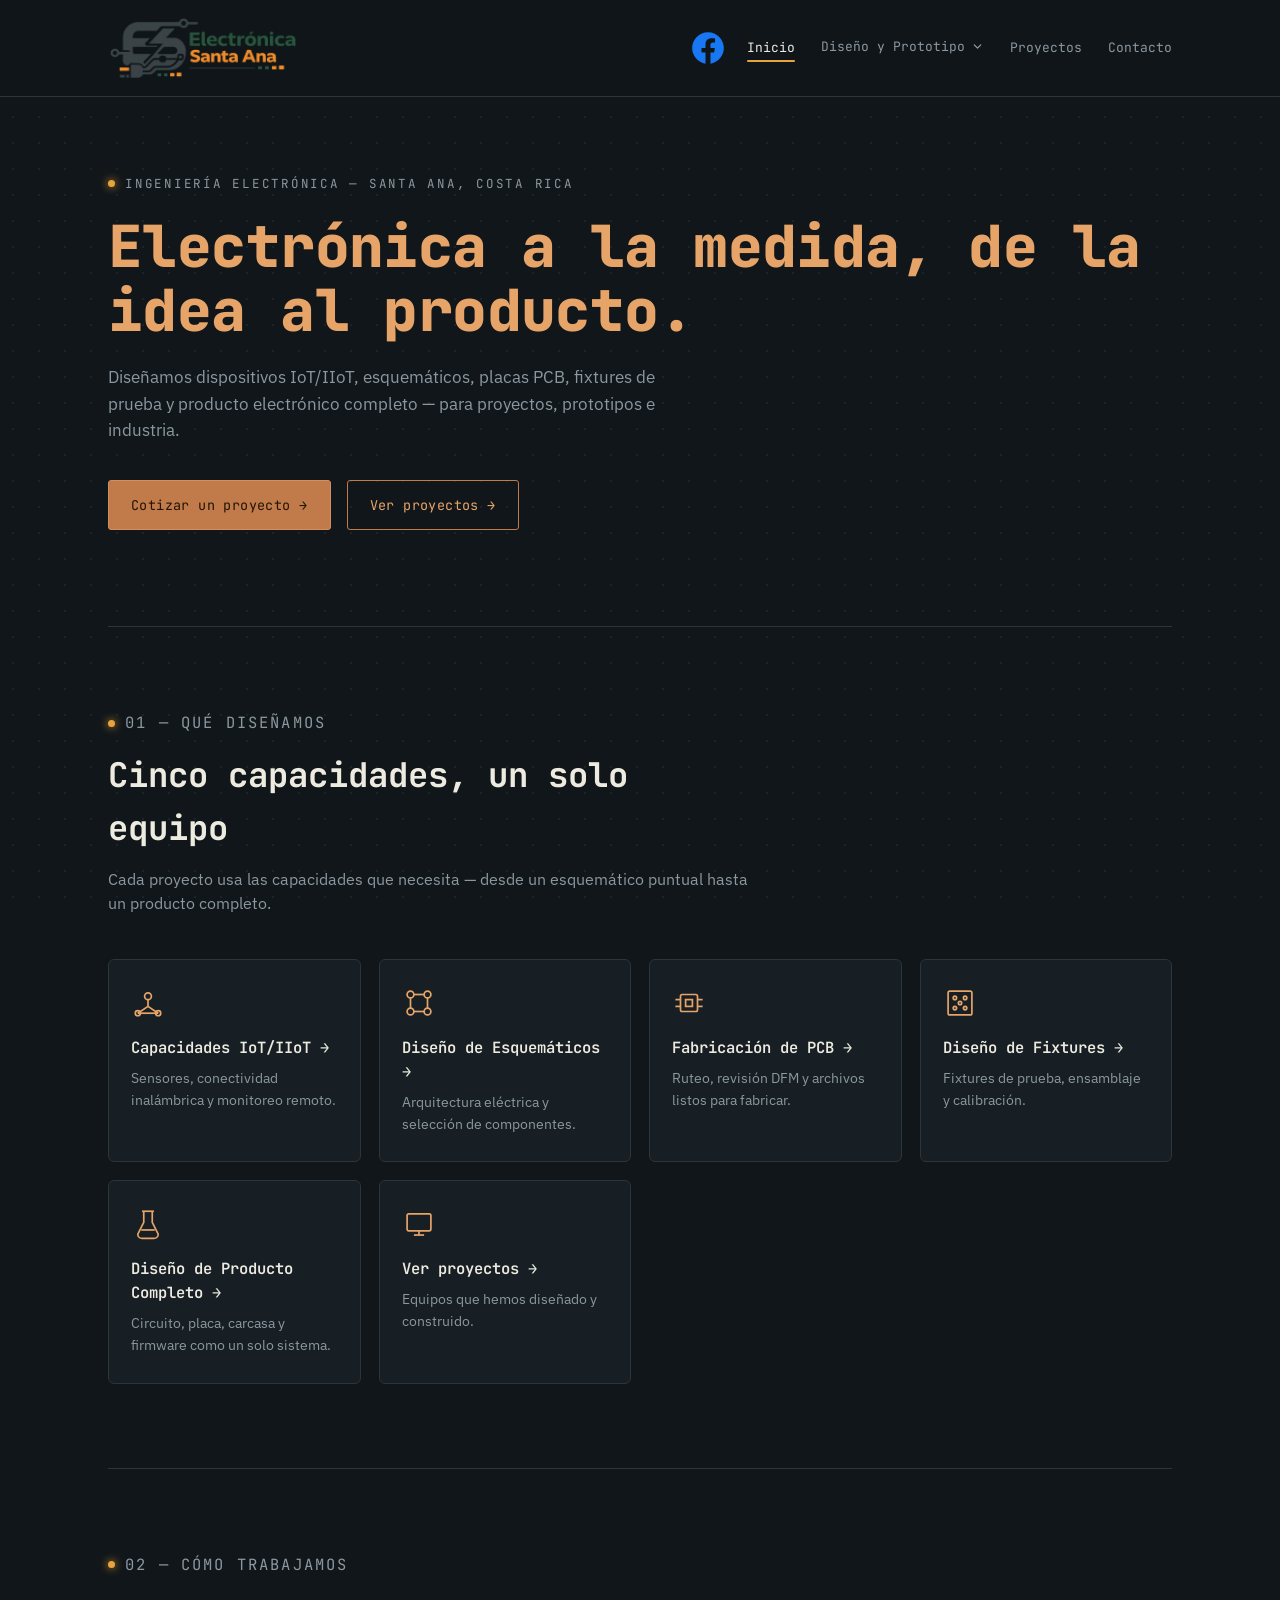
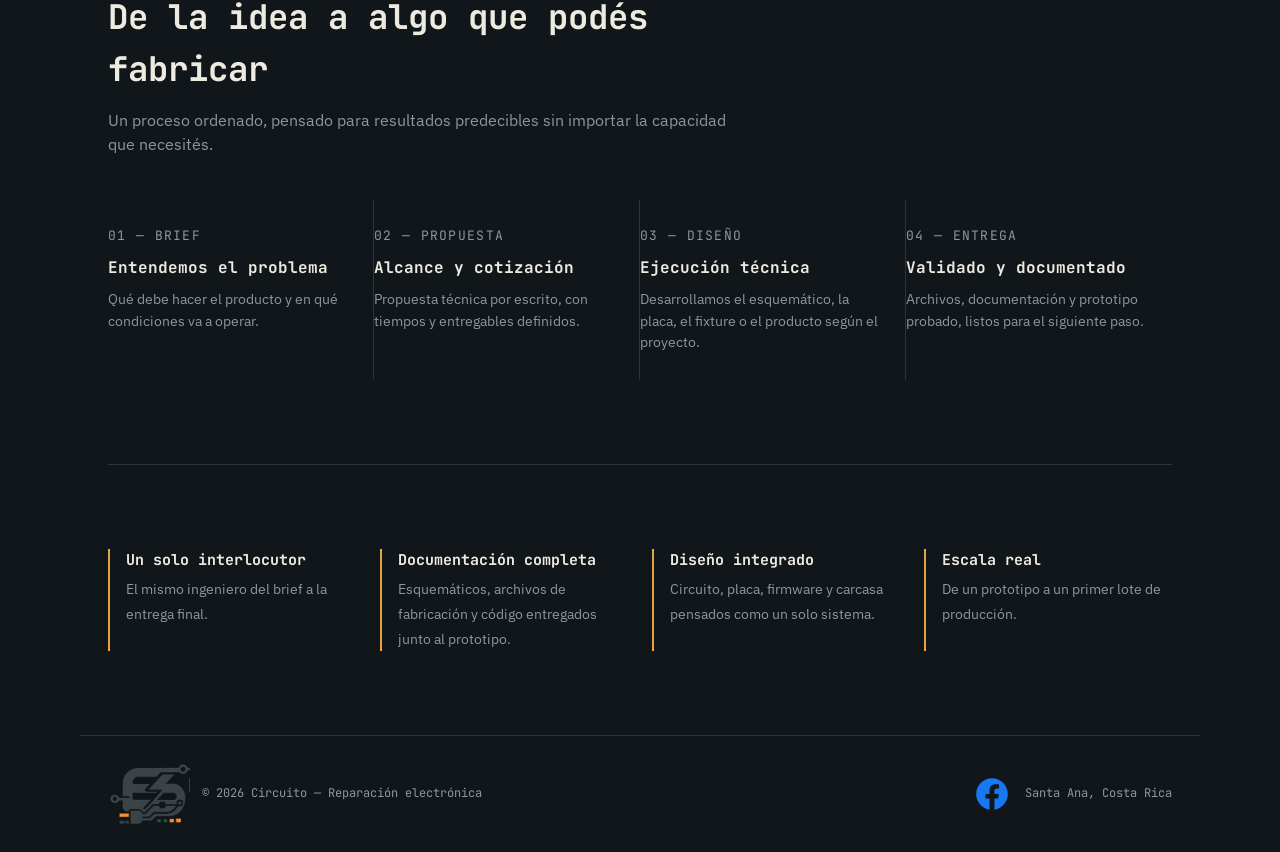
<file: index.html>
<!DOCTYPE html>
<html lang="es">
<head>
<!-- Google tag (gtag.js) -->
<script async src="https://www.googletagmanager.com/gtag/js?id=G-CTLJPNHBLH"></script>
<script>
  window.dataLayer = window.dataLayer || [];
  function gtag(){dataLayer.push(arguments);}
  gtag('js', new Date());

  gtag('config', 'G-CTLJPNHBLH');
</script>
<meta charset="UTF-8">
<link rel="icon" type="image/svg+xml" href="favicon.svg">
<link rel="icon" type="image/png" sizes="32x32" href="favicon-32x32.png">
<link rel="icon" type="image/png" sizes="16x16" href="favicon-16x16.png">
<link rel="apple-touch-icon" sizes="180x180" href="apple-touch-icon.png">
<link rel="shortcut icon" href="favicon.ico">
<meta name="viewport" content="width=device-width, initial-scale=1.0">
<title>Circuito — Diseño de Electrónica IoT, PCB, Fixtures y Producto | Santa Ana, CR</title>
<meta name="description" content="Diseñamos electrónica a la medida: dispositivos IoT/IIoT, esquemáticos, placas PCB, fixtures de prueba y producto electrónico completo, del prototipo a la producción. Santa Ana, Costa Rica.">
<meta name="keywords" content="diseño electrónico Costa Rica, diseño de PCB, diseño IoT industrial, diseño de fixtures, diseño de producto electrónico, ingeniería electrónica Santa Ana">
<meta name="author" content="Circuito">
<meta name="robots" content="index, follow">
<link rel="canonical" href="https://circuito.cr/">

<meta property="og:type" content="website">
<meta property="og:url" content="https://circuito.cr/">
<meta property="og:title" content="Circuito — Diseño de Electrónica IoT, PCB, Fixtures y Producto">
<meta property="og:description" content="Electrónica a la medida: IoT/IIoT, esquemáticos, PCB, fixtures y producto completo, del prototipo a la producción.">
<meta property="og:image" content="https://circuito.cr/og-image.jpg">
<meta property="og:locale" content="es_CR">

<meta name="twitter:card" content="summary_large_image">
<meta name="twitter:title" content="Circuito — Diseño de Electrónica IoT, PCB, Fixtures y Producto">
<meta name="twitter:description" content="Electrónica a la medida, del prototipo a la producción. Santa Ana, Costa Rica.">
<meta name="twitter:image" content="https://circuito.cr/og-image.jpg">

<link rel="preconnect" href="https://fonts.googleapis.com">
<link rel="preconnect" href="https://fonts.gstatic.com" crossorigin>
<link href="https://fonts.googleapis.com/css2?family=JetBrains+Mono:wght@400;500;700;800&family=IBM+Plex+Sans:wght@400;500;600&display=swap" rel="stylesheet">

<script type="application/ld+json">
{
  "@context": "https://schema.org",
  "@type": "ElectronicsStore",
  "name": "Circuito",
  "description": "Diseño de electrónica IoT/IIoT, esquemáticos, PCB, fixtures de prueba y producto electrónico completo, del prototipo a la producción.",
  "url": "https://circuito.cr/",
  "email": "kees.hessels@gmail.com",
  "telephone": "+506-6324-9284",
  "priceRange": "$$",
  "address": {
    "@type": "PostalAddress",
    "streetAddress": "Santa Ana Centro, a par de la Pops, casa dos altos, portón negro",
    "addressLocality": "Santa Ana",
    "addressRegion": "San José",
    "addressCountry": "CR"
  },
  "openingHoursSpecification": {
    "@type": "OpeningHoursSpecification",
    "dayOfWeek": ["Monday","Tuesday","Wednesday","Thursday","Friday"],
    "opens": "08:00",
    "closes": "17:30"
  },
  "areaServed": {
    "@type": "City",
    "name": "Santa Ana, Costa Rica"
  },
  "sameAs": [
    "https://wa.me/50663249284"
  ]
}
</script>

<style>
  :root{
    --bg:#11161a;
    --panel:#171f24;
    --line:#2a353c;
    --copper:#c17a4a;
    --copper-bright:#e6a468;
    --green-bright:#49b98c;
    --cream:#edeae0;
    --muted:#8b98a0;
    --amber:#e8a33d;
    --mono: 'JetBrains Mono', monospace;
    --sans: 'IBM Plex Sans', sans-serif;
  }
  *{box-sizing:border-box;}
  html{scroll-behavior:smooth;}
  @media (prefers-reduced-motion: reduce){
    html{scroll-behavior:auto;}
    *{animation-duration:0.001ms !important; animation-iteration-count:1 !important; transition-duration:0.001ms !important;}
  }
  body{
    margin:0; background:var(--bg); color:var(--cream); font-family:var(--sans);
    line-height:1.55; -webkit-font-smoothing:antialiased;
  }
  a{color:inherit;}
  img,svg{display:block;max-width:100%;}
  body::before{
    content:""; position:fixed; inset:0;
    background-image: radial-gradient(circle, rgba(139,152,160,0.10) 1px, transparent 1px);
    background-size: 26px 26px; pointer-events:none; z-index:0;
  }
  .wrap{max-width:1120px; margin:0 auto; padding:0 28px; position:relative; z-index:1;}
  .eyebrow{
    font-family:var(--mono); font-size:12.5px; letter-spacing:0.14em; text-transform:uppercase;
    color:var(--muted); display:flex; align-items:center; gap:10px;
  }
  .eyebrow::before{
    content:""; width:7px; height:7px; border-radius:50%;
    background:var(--amber); box-shadow:0 0 8px var(--amber); flex:none;
  }

  .hero{padding:88px 0 96px;}
  .hero h1{
    font-family:var(--mono); font-weight:800; color:var(--copper-bright);
    font-size:clamp(32px, 5.6vw, 58px); line-height:1.1; margin:22px 0 0; letter-spacing:-0.01em;
  }
  .hero p.lede{font-size:17px; color:var(--muted); max-width:600px; margin:22px 0 36px;}
  .cta-row{display:flex; gap:16px; flex-wrap:wrap;}
  .btn{
    font-family:var(--mono); font-size:13.5px; letter-spacing:0.03em; padding:14px 22px;
    text-decoration:none; display:inline-flex; align-items:center; gap:10px; border-radius:3px;
    border:1px solid transparent; transition:transform .15s ease, background .15s ease;
  }
  .btn:focus-visible{outline:2px solid var(--amber); outline-offset:3px;}
  .btn-copper{background:var(--copper); color:#241505; border-color:#d68d5e;}
  .btn-copper:hover{background:#cf8a57; transform:translateY(-1px);}
  .btn-ghost{background:transparent; color:var(--copper-bright); border-color:var(--copper);}
  .btn-ghost:hover{background:rgba(193,122,74,0.12); transform:translateY(-1px);}

  section{padding:84px 0; border-top:1px solid var(--line); scroll-margin-top:84px;}
  .section-head{max-width:640px; margin-bottom:44px;}
  .section-head h2{font-family:var(--mono); font-size:clamp(24px,3.4vw,34px); margin:14px 0 12px; font-weight:700;}
  .section-head p{color:var(--muted); font-size:15.5px; margin:0;}

  .grid{display:grid; grid-template-columns:repeat(auto-fit, minmax(230px,1fr)); gap:18px;}
  .card{
    background:var(--panel); border:1px solid var(--line); border-radius:6px;
    padding:26px 22px; transition:transform .18s ease, border-color .18s ease;
  }
  .card:hover{transform:translateY(-3px); border-color:var(--copper-bright);}
  .card .icon{width:34px; height:34px; margin-bottom:16px; color:var(--copper-bright);}
  .card h3{font-family:var(--mono); font-size:15.5px; margin:0 0 8px; font-weight:600;}
  .card p{font-size:14px; color:var(--muted); margin:0;}

  .steps{display:grid; grid-template-columns:repeat(auto-fit,minmax(220px,1fr)); gap:0;}
  .step{padding:26px 22px 26px 0; border-right:1px solid var(--line);}
  .step:last-child{border-right:none;}
  .step .num{font-family:var(--mono); font-size:13px; color:var(--muted); letter-spacing:0.1em;}
  .step h3{font-family:var(--mono); font-size:16px; margin:10px 0 8px;}
  .step p{font-size:14px; color:var(--muted); margin:0;}
  @media(max-width:760px){ .step{border-right:none; border-bottom:1px solid var(--line); padding:22px 0;} }

  .trust{display:grid; grid-template-columns:repeat(auto-fit,minmax(200px,1fr)); gap:24px;}
  .trust .item{border-left:2px solid var(--amber); padding-left:16px;}
  .trust .item b{display:block; font-family:var(--mono); font-size:15px; margin-bottom:4px;}
  .trust .item span{font-size:13.5px; color:var(--muted);}
</style>
<link rel="stylesheet" href="site-shared.css">
</head>
<body data-page="inicio">
<script src="nav.js"></script>

<main class="wrap">

  <section class="hero" style="border-top:none; padding-top:64px;">
    <p class="eyebrow">Ingeniería electrónica — Santa Ana, Costa Rica</p>
    <h1>Electrónica a la medida, de la idea al producto.</h1>
    <p class="lede">Diseñamos dispositivos IoT/IIoT, esquemáticos, placas PCB, fixtures de prueba y producto electrónico completo — para proyectos, prototipos e industria.</p>
    <div class="cta-row">
      <a class="btn btn-copper" href="https://wa.me/50663249284?text=Hola%2C%20quiero%20cotizar%20un%20proyecto%20de%20diseño." target="_blank" rel="noopener">Cotizar un proyecto →</a>
      <a class="btn btn-ghost" href="proyectos.html">Ver proyectos →</a>
    </div>
  </section>

  <section id="servicios">
    <div class="section-head">
      <p class="eyebrow">01 — Qué diseñamos</p>
      <h2>Cinco capacidades, un solo equipo</h2>
      <p>Cada proyecto usa las capacidades que necesita — desde un esquemático puntual hasta un producto completo.</p>
    </div>
    <div class="grid">
      <a class="card" href="iot-capabilities.html" style="text-decoration:none; display:block;">
        <svg class="icon" viewBox="0 0 40 40" fill="none" stroke="currentColor" stroke-width="2"><circle cx="20" cy="12" r="4"/><line x1="20" y1="16" x2="20" y2="24"/><line x1="8" y1="32" x2="32" y2="32"/><line x1="20" y1="24" x2="8" y2="32"/><line x1="20" y1="24" x2="32" y2="32"/><circle cx="8" cy="32" r="3"/><circle cx="32" cy="32" r="3"/></svg>
        <h3>Capacidades IoT/IIoT →</h3>
        <p>Sensores, conectividad inalámbrica y monitoreo remoto.</p>
      </a>
      <a class="card" href="schematic-design.html" style="text-decoration:none; display:block;">
        <svg class="icon" viewBox="0 0 40 40" fill="none" stroke="currentColor" stroke-width="2"><circle cx="10" cy="10" r="4"/><circle cx="30" cy="10" r="4"/><circle cx="10" cy="30" r="4"/><circle cx="30" cy="30" r="4"/><line x1="14" y1="10" x2="26" y2="10"/><line x1="10" y1="14" x2="10" y2="26"/><line x1="30" y1="14" x2="30" y2="26"/><line x1="14" y1="30" x2="26" y2="30"/></svg>
        <h3>Diseño de Esquemáticos →</h3>
        <p>Arquitectura eléctrica y selección de componentes.</p>
      </a>
      <a class="card" href="pcb-fabrication.html" style="text-decoration:none; display:block;">
        <svg class="icon" viewBox="0 0 40 40" fill="none" stroke="currentColor" stroke-width="2"><rect x="10" y="10" width="20" height="20" rx="2"/><rect x="16" y="16" width="8" height="8"/><line x1="10" y1="16" x2="4" y2="16"/><line x1="10" y1="24" x2="4" y2="24"/><line x1="30" y1="16" x2="36" y2="16"/><line x1="30" y1="24" x2="36" y2="24"/></svg>
        <h3>Fabricación de PCB →</h3>
        <p>Ruteo, revisión DFM y archivos listos para fabricar.</p>
      </a>
      <a class="card" href="fixturing-design.html" style="text-decoration:none; display:block;">
        <svg class="icon" viewBox="0 0 40 40" fill="none" stroke="currentColor" stroke-width="2"><rect x="6" y="6" width="28" height="28" rx="2"/><circle cx="14" cy="14" r="2"/><circle cx="26" cy="14" r="2"/><circle cx="14" cy="26" r="2"/><circle cx="26" cy="26" r="2"/><circle cx="20" cy="20" r="2"/></svg>
        <h3>Diseño de Fixtures →</h3>
        <p>Fixtures de prueba, ensamblaje y calibración.</p>
      </a>
      <a class="card" href="product-design.html" style="text-decoration:none; display:block;">
        <svg class="icon" viewBox="0 0 40 40" fill="none" stroke="currentColor" stroke-width="2"><path d="M15 5 L15 18 L8 32 A5 5 0 0 0 13 37 L27 37 A5 5 0 0 0 32 32 L25 18 L25 5"/><line x1="13" y1="5" x2="27" y2="5"/><line x1="12" y1="27" x2="28" y2="27"/></svg>
        <h3>Diseño de Producto Completo →</h3>
        <p>Circuito, placa, carcasa y firmware como un solo sistema.</p>
      </a>
      <a class="card" href="proyectos.html" style="text-decoration:none; display:block;">
        <svg class="icon" viewBox="0 0 40 40" fill="none" stroke="currentColor" stroke-width="2"><rect x="6" y="8" width="28" height="20" rx="2"/><line x1="14" y1="33" x2="26" y2="33"/><line x1="20" y1="28" x2="20" y2="33"/></svg>
        <h3>Ver proyectos →</h3>
        <p>Equipos que hemos diseñado y construido.</p>
      </a>
    </div>
  </section>

  <section id="proceso">
    <div class="section-head">
      <p class="eyebrow">02 — Cómo trabajamos</p>
      <h2>De la idea a algo que podés fabricar</h2>
      <p>Un proceso ordenado, pensado para resultados predecibles sin importar la capacidad que necesités.</p>
    </div>
    <div class="steps">
      <div class="step">
        <div class="num">01 — BRIEF</div>
        <h3>Entendemos el problema</h3>
        <p>Qué debe hacer el producto y en qué condiciones va a operar.</p>
      </div>
      <div class="step">
        <div class="num">02 — PROPUESTA</div>
        <h3>Alcance y cotización</h3>
        <p>Propuesta técnica por escrito, con tiempos y entregables definidos.</p>
      </div>
      <div class="step">
        <div class="num">03 — DISEÑO</div>
        <h3>Ejecución técnica</h3>
        <p>Desarrollamos el esquemático, la placa, el fixture o el producto según el proyecto.</p>
      </div>
      <div class="step">
        <div class="num">04 — ENTREGA</div>
        <h3>Validado y documentado</h3>
        <p>Archivos, documentación y prototipo probado, listos para el siguiente paso.</p>
      </div>
    </div>
  </section>

  <section id="confianza">
    <div class="trust">
      <div class="item"><b>Un solo interlocutor</b><span>El mismo ingeniero del brief a la entrega final.</span></div>
      <div class="item"><b>Documentación completa</b><span>Esquemáticos, archivos de fabricación y código entregados junto al prototipo.</span></div>
      <div class="item"><b>Diseño integrado</b><span>Circuito, placa, firmware y carcasa pensados como un solo sistema.</span></div>
      <div class="item"><b>Escala real</b><span>De un prototipo a un primer lote de producción.</span></div>
    </div>
  </section>

</main>

<script src="footer.js"></script>
</body>
</html>
</file>
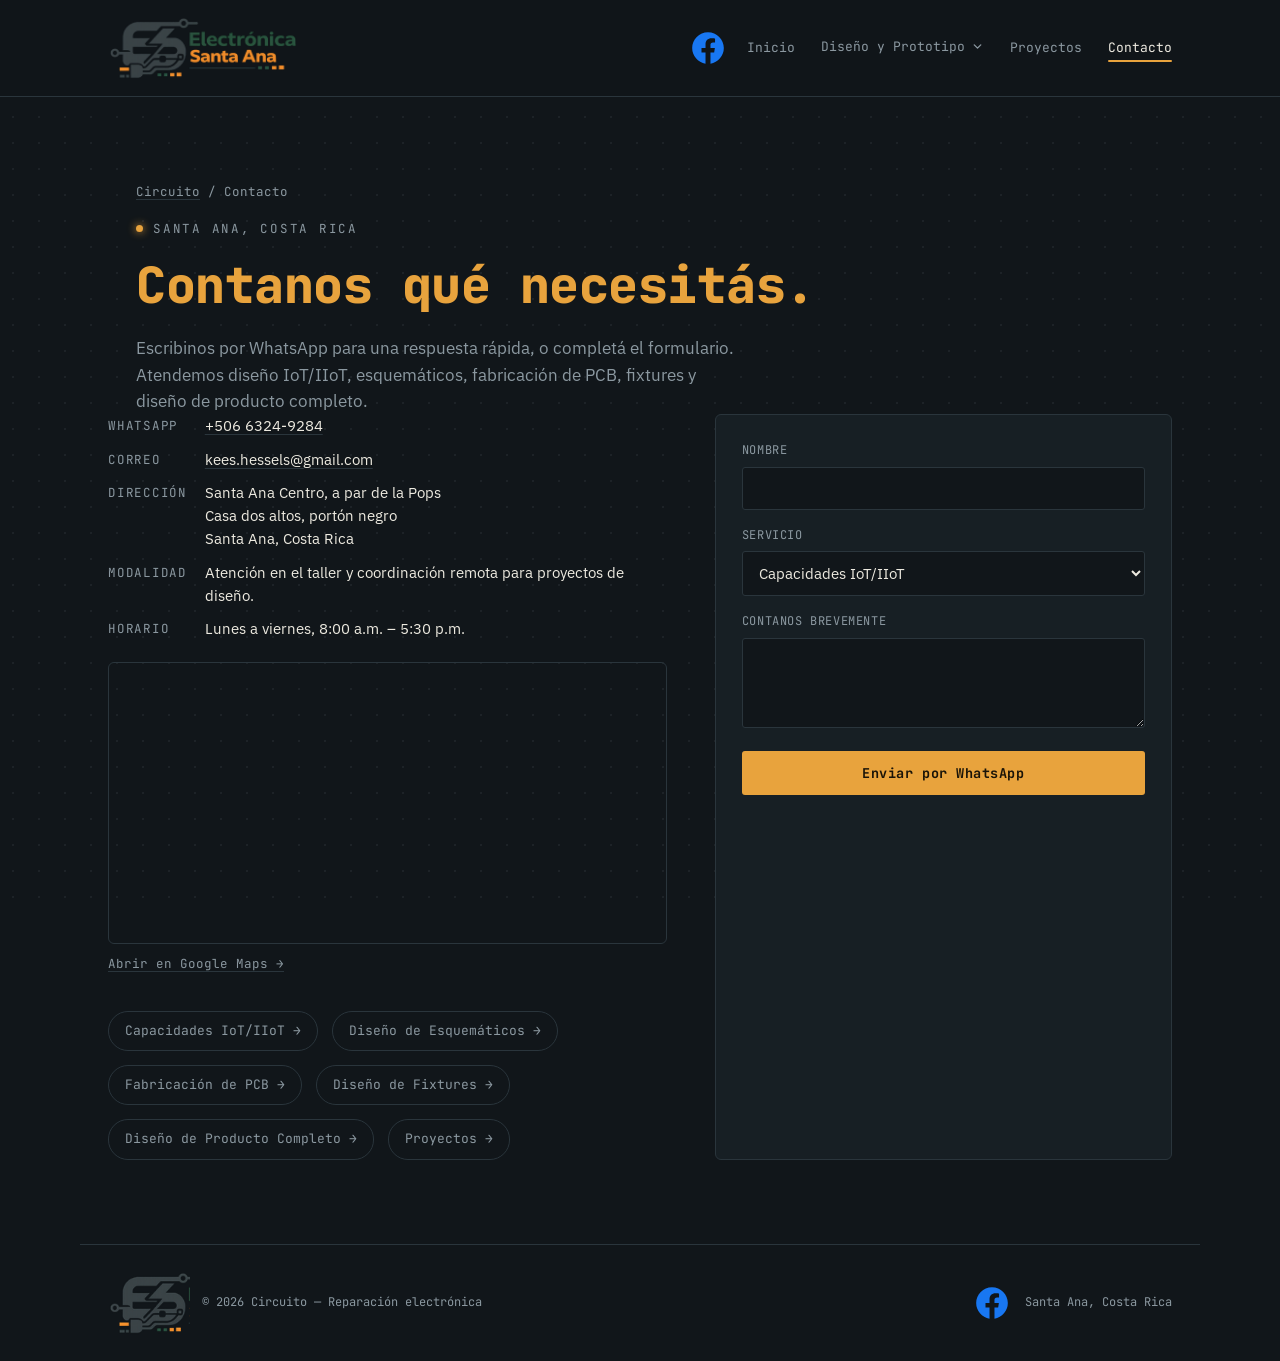
<file: contacto.html>
<!DOCTYPE html>
<html lang="es">
<head>
<!-- Google tag (gtag.js) -->
<script async src="https://www.googletagmanager.com/gtag/js?id=G-CTLJPNHBLH"></script>
<script>
  window.dataLayer = window.dataLayer || [];
  function gtag(){dataLayer.push(arguments);}
  gtag('js', new Date());

  gtag('config', 'G-CTLJPNHBLH');
</script>
<meta charset="UTF-8">
<link rel="icon" type="image/svg+xml" href="favicon.svg">
<link rel="icon" type="image/png" sizes="32x32" href="favicon-32x32.png">
<link rel="icon" type="image/png" sizes="16x16" href="favicon-16x16.png">
<link rel="apple-touch-icon" sizes="180x180" href="apple-touch-icon.png">
<link rel="shortcut icon" href="favicon.ico">
<meta name="viewport" content="width=device-width, initial-scale=1.0">
<title>Contacto | Circuito, Santa Ana CR</title>
<meta name="description" content="Escribinos por WhatsApp o completá el formulario. Diseño de electrónica IoT/IIoT, esquemáticos, PCB, fixtures y producto completo. Santa Ana Centro, Costa Rica.">
<meta name="keywords" content="contacto Circuito, diseño electrónico Santa Ana, diseño de PCB Costa Rica, diseño IoT">
<meta name="author" content="Circuito">
<meta name="robots" content="index, follow">
<link rel="canonical" href="https://circuito.cr/contacto.html">

<meta property="og:type" content="website">
<meta property="og:url" content="https://circuito.cr/contacto.html">
<meta property="og:title" content="Contacto | Circuito">
<meta property="og:description" content="Escribinos por WhatsApp o completá el formulario. Diseño de electrónica a la medida en Santa Ana, Costa Rica.">
<meta property="og:image" content="https://circuito.cr/og-image.jpg">
<meta property="og:locale" content="es_CR">

<meta name="twitter:card" content="summary_large_image">
<meta name="twitter:title" content="Contacto | Circuito">
<meta name="twitter:description" content="Escribinos por WhatsApp o completá el formulario. Diseño de electrónica a la medida en Santa Ana, Costa Rica.">
<meta name="twitter:image" content="https://circuito.cr/og-image.jpg">

<link rel="preconnect" href="https://fonts.googleapis.com">
<link rel="preconnect" href="https://fonts.gstatic.com" crossorigin>
<link href="https://fonts.googleapis.com/css2?family=JetBrains+Mono:wght@400;500;700;800&family=IBM+Plex+Sans:wght@400;500;600&display=swap" rel="stylesheet">

<script type="application/ld+json">
{
  "@context": "https://schema.org",
  "@type": "ElectronicsStore",
  "name": "Circuito",
  "url": "https://circuito.cr/contacto.html",
  "email": "kees.hessels@gmail.com",
  "telephone": "+506-6324-9284",
  "address": {
    "@type": "PostalAddress",
    "streetAddress": "Santa Ana Centro, a par de la Pops, casa dos altos, portón negro",
    "addressLocality": "Santa Ana",
    "addressRegion": "San José",
    "addressCountry": "CR"
  },
  "geo": {
    "@type": "GeoCoordinates",
    "latitude": 9.931111,
    "longitude": -84.183785
  },
  "openingHoursSpecification": {
    "@type": "OpeningHoursSpecification",
    "dayOfWeek": ["Monday","Tuesday","Wednesday","Thursday","Friday"],
    "opens": "08:00",
    "closes": "17:30"
  }
}
</script>

<style>
  :root{
    --bg:#11161a;
    --panel:#171f24;
    --line:#2a353c;
    --green-bright:#49b98c;
    --copper-bright:#e6a468;
    --cream:#edeae0;
    --muted:#8b98a0;
    --amber:#e8a33d;
    --mono: 'JetBrains Mono', monospace;
    --sans: 'IBM Plex Sans', sans-serif;
  }
  *{box-sizing:border-box;}
  html{scroll-behavior:smooth;}
  @media (prefers-reduced-motion: reduce){
    html{scroll-behavior:auto;}
    *{animation-duration:0.001ms !important; animation-iteration-count:1 !important; transition-duration:0.001ms !important;}
  }
  body{
    margin:0; background:var(--bg); color:var(--cream); font-family:var(--sans);
    line-height:1.55; -webkit-font-smoothing:antialiased;
  }
  a{color:inherit;}
  img,svg{display:block;max-width:100%;}
  body::before{
    content:""; position:fixed; inset:0;
    background-image: radial-gradient(circle, rgba(139,152,160,0.10) 1px, transparent 1px);
    background-size: 26px 26px; pointer-events:none; z-index:0;
  }
  .wrap{max-width:1120px; margin:0 auto; padding:0 28px; position:relative; z-index:1;}
  .eyebrow{
    font-family:var(--mono); font-size:12.5px; letter-spacing:0.14em; text-transform:uppercase;
    color:var(--muted); display:flex; align-items:center; gap:10px;
  }
  .eyebrow::before{
    content:""; width:7px; height:7px; border-radius:50%;
    background:var(--amber); box-shadow:0 0 8px var(--amber); flex:none;
  }

  .hero{padding:72px 28px 56px;}
  .hero h1{
    font-family:var(--mono); font-weight:800; color:var(--amber);
    font-size:clamp(30px,5vw,50px); line-height:1.1; margin:20px 0 0; letter-spacing:-0.01em;
  }
  .hero p.lede{font-size:17px; color:var(--muted); max-width:600px; margin:22px 0 0;}

  section{padding:0 0 84px; scroll-margin-top:84px;}
  .section-head{max-width:640px; margin-bottom:44px;}

  #contacto .contact-grid{display:grid; grid-template-columns:1.1fr 0.9fr; gap:48px;}
  @media(max-width:800px){ #contacto .contact-grid{grid-template-columns:1fr;} }
  .contact-info dl{display:grid; grid-template-columns:auto 1fr; gap:10px 18px; font-size:15px; margin:0 0 22px;}
  .contact-info dt{font-family:var(--mono); color:var(--muted); font-size:12.5px; text-transform:uppercase; letter-spacing:0.06em; align-self:start; padding-top:2px;}
  .contact-info dd{margin:0;}
  .contact-info dd a{text-decoration:underline; text-decoration-color:var(--line); text-underline-offset:3px;}

  .map-embed{
    margin-top:22px; border:1px solid var(--line); border-radius:6px; overflow:hidden;
  }
  .map-embed iframe{display:block; width:100%; height:280px; border:0;}
  .map-link{
    display:inline-block; margin-top:10px; font-family:var(--mono); font-size:12.5px;
    text-decoration:underline; text-decoration-color:var(--line); text-underline-offset:3px; color:var(--muted);
  }

  form{background:var(--panel); border:1px solid var(--line); border-radius:6px; padding:26px;}
  .field{margin-bottom:16px;}
  label{display:block; font-family:var(--mono); font-size:12px; letter-spacing:0.05em; text-transform:uppercase; color:var(--muted); margin-bottom:7px;}
  input, select, textarea{
    width:100%; background:var(--bg); border:1px solid var(--line); color:var(--cream);
    padding:11px 12px; font-family:var(--sans); font-size:14.5px; border-radius:3px;
  }
  input:focus-visible, select:focus-visible, textarea:focus-visible{outline:2px solid var(--amber); outline-offset:1px;}
  textarea{resize:vertical; min-height:90px;}
  .submit{
    width:100%; border:none; cursor:pointer; background:var(--amber); color:#1a1408;
    font-family:var(--mono); font-weight:700; padding:13px; border-radius:3px; font-size:13.5px;
    letter-spacing:0.04em; transition:filter .15s;
  }
  .submit:hover{filter:brightness(1.08);}
  .submit:focus-visible{outline:2px solid var(--cream); outline-offset:3px;}

  .quicklinks{display:flex; gap:14px; flex-wrap:wrap; margin-top:36px;}
  .quicklinks a{
    font-family:var(--mono); font-size:13px; color:var(--muted);
    border:1px solid var(--line); border-radius:20px; padding:9px 16px; text-decoration:none;
    transition:border-color .15s, color .15s;
  }
  .quicklinks a:hover{border-color:var(--amber); color:var(--cream);}
</style>
<link rel="stylesheet" href="site-shared.css">
</head>
<body data-page="contacto">
<script src="nav.js"></script>

<main class="wrap">

  <section class="hero" style="padding-bottom:0;">
    <p class="breadcrumb"><a href="index.html">Circuito</a> / Contacto</p>
    <p class="eyebrow" style="margin-top:18px;">Santa Ana, Costa Rica</p>
    <h1>Contanos qué necesitás.</h1>
    <p class="lede">Escribinos por WhatsApp para una respuesta rápida, o completá el formulario. Atendemos diseño IoT/IIoT, esquemáticos, fabricación de PCB, fixtures y diseño de producto completo.</p>
  </section>

  <section id="contacto">
    <div class="contact-grid">
      <div class="contact-info">
        <dl>
          <dt>WhatsApp</dt><dd><a href="https://wa.me/50663249284">+506 6324-9284</a></dd>
          <dt>Correo</dt><dd><a href="mailto:kees.hessels@gmail.com">kees.hessels@gmail.com</a></dd>
          <dt>Dirección</dt><dd>Santa Ana Centro, a par de la Pops<br>Casa dos altos, portón negro<br>Santa Ana, Costa Rica</dd>
          <dt>Modalidad</dt><dd>Atención en el taller y coordinación remota para proyectos de diseño.</dd>
          <dt>Horario</dt><dd>Lunes a viernes, 8:00 a.m. – 5:30 p.m.</dd>
        </dl>
        <div class="map-embed">
          <iframe
            src="https://www.google.com/maps?q=9.931111,-84.183785&output=embed"
            width="100%" height="280" style="border:0;" allowfullscreen=""
            loading="lazy" referrerpolicy="no-referrer-when-downgrade"
            title="Ubicación de Circuito en Santa Ana, Costa Rica"></iframe>
        </div>
        <a class="map-link" href="https://www.google.com/maps?q=9.931111,-84.183785" target="_blank" rel="noopener">Abrir en Google Maps →</a>

        <div class="quicklinks">
          <a href="iot-capabilities.html">Capacidades IoT/IIoT →</a>
          <a href="schematic-design.html">Diseño de Esquemáticos →</a>
          <a href="pcb-fabrication.html">Fabricación de PCB →</a>
          <a href="fixturing-design.html">Diseño de Fixtures →</a>
          <a href="product-design.html">Diseño de Producto Completo →</a>
          <a href="proyectos.html">Proyectos →</a>
        </div>
      </div>
      <form id="contactForm">
        <div class="field">
          <label for="nombre">Nombre</label>
          <input id="nombre" type="text" required>
        </div>
        <div class="field">
          <label for="servicio">Servicio</label>
          <select id="servicio">
            <option>Capacidades IoT/IIoT</option>
            <option>Diseño de Esquemáticos</option>
            <option>Fabricación de PCB</option>
            <option>Diseño de Fixtures</option>
            <option>Diseño de Producto Completo</option>
            <option>No estoy seguro</option>
          </select>
        </div>
        <div class="field">
          <label for="mensaje">Contanos brevemente</label>
          <textarea id="mensaje" required></textarea>
        </div>
        <button class="submit" type="submit">Enviar por WhatsApp</button>
      </form>
      <script>
        document.getElementById('contactForm').addEventListener('submit', function(e){
          e.preventDefault();
          const nombre = document.getElementById('nombre').value.trim();
          const servicio = document.getElementById('servicio').value;
          const mensaje = document.getElementById('mensaje').value.trim();
          const texto = `Hola, soy ${nombre}.\nServicio: ${servicio}\nMensaje: ${mensaje}`;
          const url = `https://wa.me/50663249284?text=${encodeURIComponent(texto)}`;
          window.open(url, '_blank');
        });
      </script>
    </div>
  </section>

</main>

<script src="footer.js"></script>
</body>
</html>
</file>
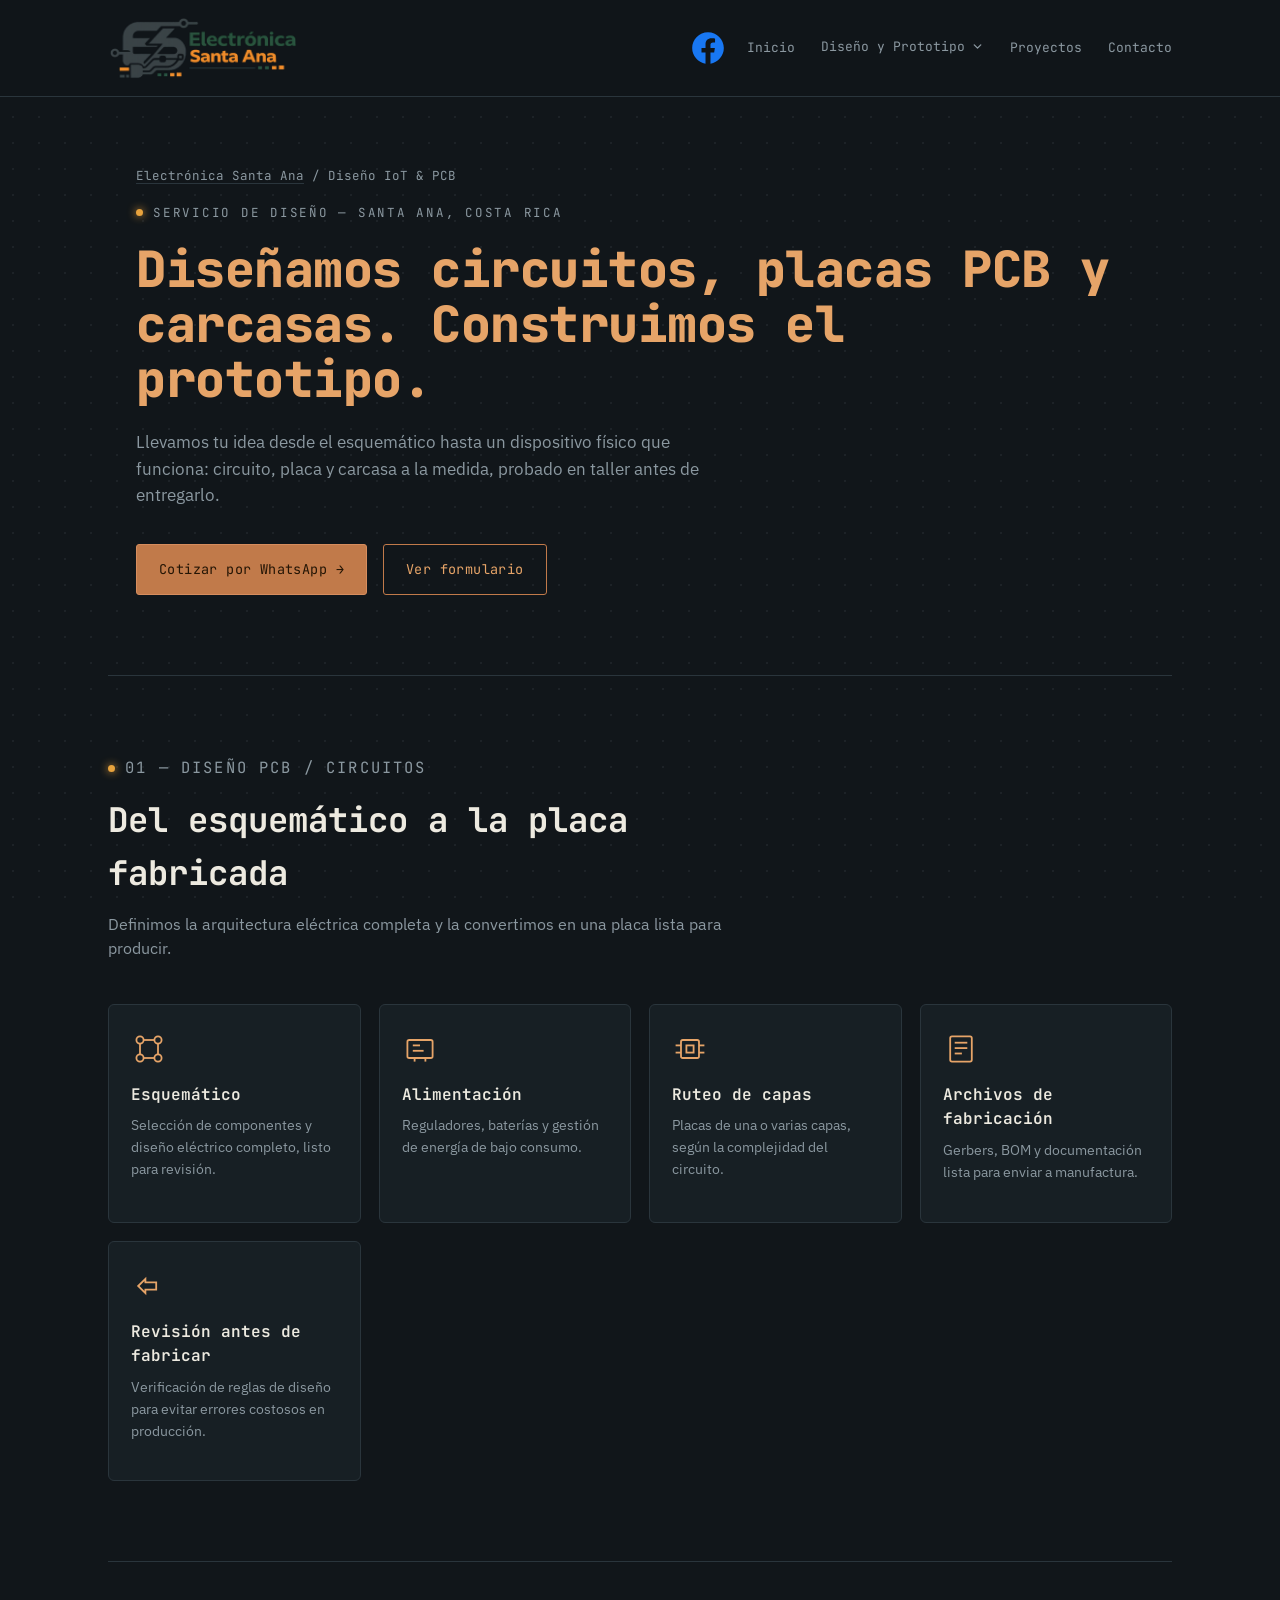
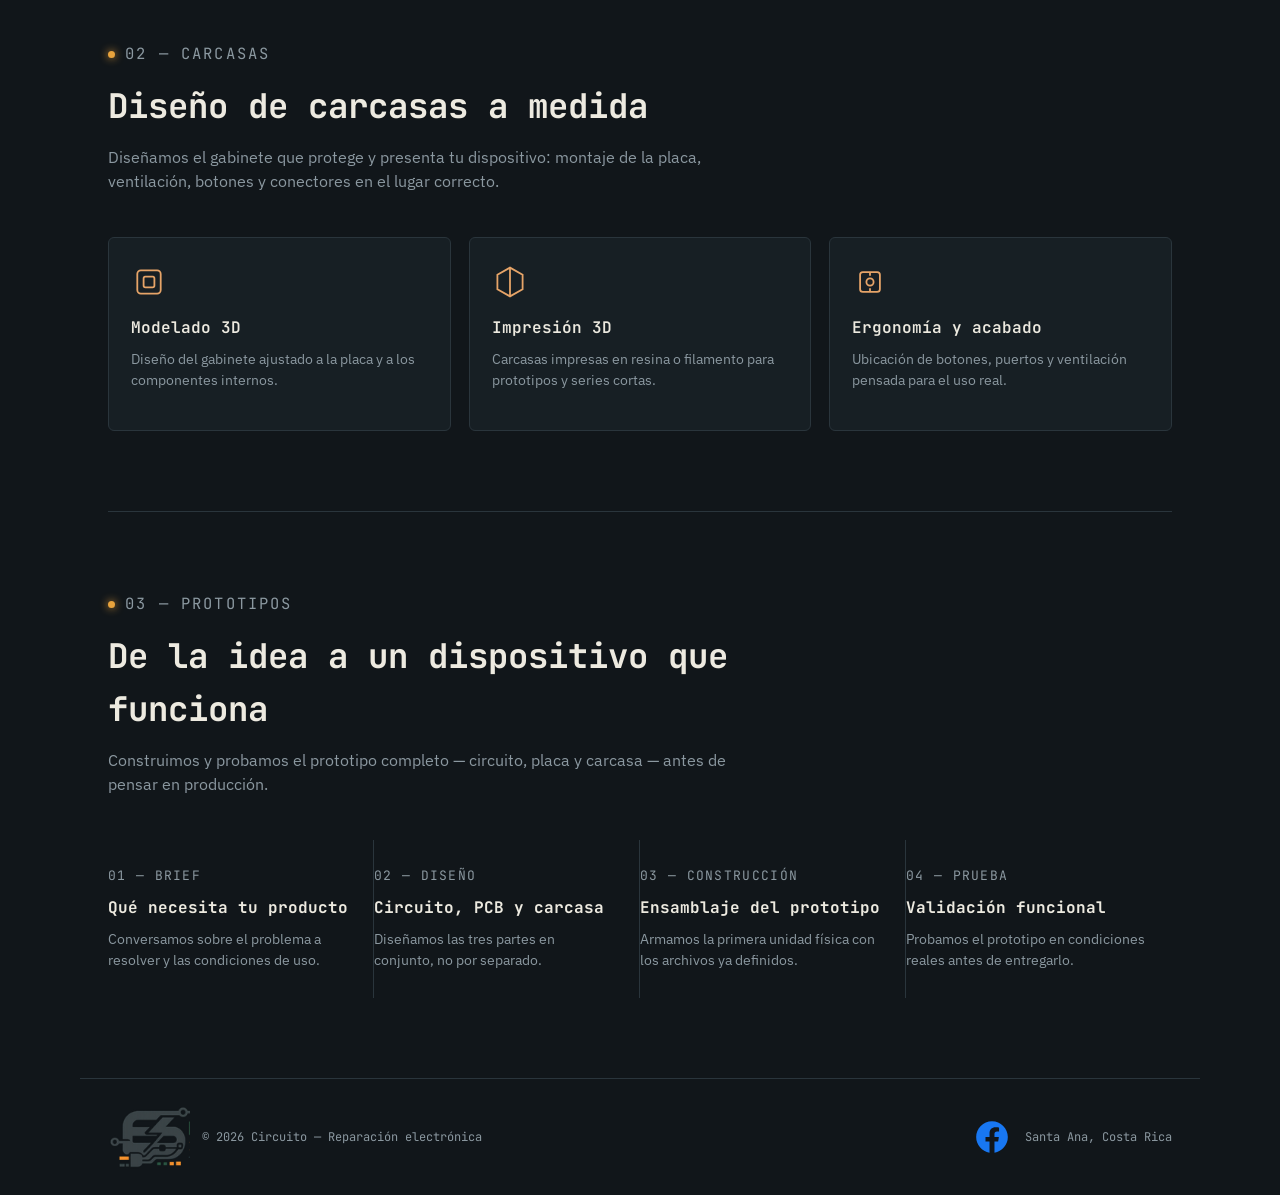
<file: diseno-circuitos-y-placas-pcb.html>
<!DOCTYPE html>
<html lang="es">
<head>
<!-- Google tag (gtag.js) -->
<script async src="https://www.googletagmanager.com/gtag/js?id=G-CTLJPNHBLH"></script>
<script>
  window.dataLayer = window.dataLayer || [];
  function gtag(){dataLayer.push(arguments);}
  gtag('js', new Date());

  gtag('config', 'G-CTLJPNHBLH');
</script>
<meta charset="UTF-8">
<link rel="icon" type="image/png" sizes="32x32" href="favicon-32x32.png">
<link rel="icon" type="image/png" sizes="16x16" href="favicon-16x16.png">
<link rel="apple-touch-icon" sizes="180x180" href="apple-touch-icon.png">
<link rel="shortcut icon" href="favicon.ico">
<meta name="viewport" content="width=device-width, initial-scale=1.0">
<title>Diseño de Circuitos, PCB y Carcasas | Prototipado IoT — Electrónica Santa Ana, CR</title>
<meta name="description" content="Diseñamos circuitos electrónicos, placas PCB y carcasas a medida, y construimos prototipos funcionales. Servicio de diseño IoT en Santa Ana, Costa Rica.">
<meta name="keywords" content="diseño de PCB Costa Rica, diseño de circuitos electrónicos, diseño de carcasas, prototipado electrónico, diseño IoT Santa Ana">
<meta name="author" content="Electrónica Santa Ana">
<meta name="robots" content="index, follow">
<link rel="canonical" href="https://electronics.kees-hessels.workers.dev/diseno-circuitos-y-placas-pcb">

<meta property="og:type" content="website">
<meta property="og:url" content="https://electronics.kees-hessels.workers.dev/diseno-circuitos-y-placas-pcb">
<meta property="og:title" content="Diseño de Circuitos, PCB y Carcasas | Electrónica Santa Ana">
<meta property="og:description" content="Diseñamos circuitos, placas PCB y carcasas, y construimos prototipos funcionales. Santa Ana, Costa Rica.">
<meta property="og:image" content="https://electronics.kees-hessels.workers.dev/og-image.jpg">
<meta property="og:locale" content="es_CR">

<meta name="twitter:card" content="summary_large_image">
<meta name="twitter:title" content="Diseño de Circuitos, PCB y Carcasas | Electrónica Santa Ana">
<meta name="twitter:description" content="Diseñamos circuitos, placas PCB y carcasas, y construimos prototipos funcionales en Santa Ana, Costa Rica.">
<meta name="twitter:image" content="https://electronics.kees-hessels.workers.dev/og-image.jpg">

<link rel="preconnect" href="https://fonts.googleapis.com">
<link rel="preconnect" href="https://fonts.gstatic.com" crossorigin>
<link href="https://fonts.googleapis.com/css2?family=JetBrains+Mono:wght@400;500;700;800&family=IBM+Plex+Sans:wght@400;500;600&display=swap" rel="stylesheet">

<script type="application/ld+json">
{
  "@context": "https://schema.org",
  "@type": "Service",
  "serviceType": "Diseño de electrónica IoT, PCB y carcasas",
  "provider": {
    "@type": "ElectronicsStore",
    "name": "Electrónica Santa Ana",
    "telephone": "+506-6324-9284",
    "email": "kees.hessels@gmail.com",
    "address": {
      "@type": "PostalAddress",
      "streetAddress": "Santa Ana Centro, a par de la Pops, casa dos altos, portón negro",
      "addressLocality": "Santa Ana",
      "addressRegion": "San José",
      "addressCountry": "CR"
    }
  },
  "areaServed": {
    "@type": "City",
    "name": "Santa Ana, Costa Rica"
  },
  "description": "Diseño de circuitos electrónicos, placas PCB, carcasas a medida y construcción de prototipos funcionales."
}
</script>

<style>
  :root{
    --bg:#11161a;
    --panel:#171f24;
    --line:#2a353c;
    --copper:#c17a4a;
    --copper-bright:#e6a468;
    --green-bright:#49b98c;
    --cream:#edeae0;
    --muted:#8b98a0;
    --amber:#e8a33d;
    --mono: 'JetBrains Mono', monospace;
    --sans: 'IBM Plex Sans', sans-serif;
  }
  *{box-sizing:border-box;}
  html{scroll-behavior:smooth;}
  @media (prefers-reduced-motion: reduce){
    html{scroll-behavior:auto;}
    *{animation-duration:0.001ms !important; animation-iteration-count:1 !important; transition-duration:0.001ms !important;}
  }
  body{
    margin:0; background:var(--bg); color:var(--cream); font-family:var(--sans);
    line-height:1.55; -webkit-font-smoothing:antialiased;
  }
  a{color:inherit;}
  img,svg{display:block;max-width:100%;}
  body::before{
    content:""; position:fixed; inset:0;
    background-image: radial-gradient(circle, rgba(139,152,160,0.10) 1px, transparent 1px);
    background-size: 26px 26px; pointer-events:none; z-index:0;
  }
  .wrap{max-width:1120px; margin:0 auto; padding:0 28px; position:relative; z-index:1;}
  .eyebrow{
    font-family:var(--mono); font-size:12.5px; letter-spacing:0.14em; text-transform:uppercase;
    color:var(--muted); display:flex; align-items:center; gap:10px;
  }
  .eyebrow::before{
    content:""; width:7px; height:7px; border-radius:50%;
    background:var(--amber); box-shadow:0 0 8px var(--amber); flex:none;
  }

  
  
  
  
  
  
  
  
  
  
  
  @media(max-width:780px){  }

  .hero{padding:72px 28px 80px;}
  .hero h1{
    font-family:var(--mono); font-weight:800; color:var(--copper-bright);
    font-size:clamp(30px,5vw,50px); line-height:1.1; margin:20px 0 0; letter-spacing:-0.01em;
  }
  .hero p.lede{font-size:17px; color:var(--muted); max-width:600px; margin:22px 0 36px;}
  .cta-row{display:flex; gap:16px; flex-wrap:wrap;}
  .btn{
    font-family:var(--mono); font-size:13.5px; letter-spacing:0.03em; padding:14px 22px;
    text-decoration:none; display:inline-flex; align-items:center; gap:10px; border-radius:3px;
    border:1px solid transparent; transition:transform .15s ease, background .15s ease;
  }
  .btn:focus-visible{outline:2px solid var(--amber); outline-offset:3px;}
  .btn-copper{background:var(--copper); color:#241505; border-color:#d68d5e;}
  .btn-copper:hover{background:#cf8a57; transform:translateY(-1px);}
  .btn-ghost{background:transparent; color:var(--copper-bright); border-color:var(--copper);}
  .btn-ghost:hover{background:rgba(193,122,74,0.12); transform:translateY(-1px);}

  section{padding:80px 0; border-top:1px solid var(--line); scroll-margin-top:84px;}
  .section-head{max-width:640px; margin-bottom:44px;}
  .section-head h2{font-family:var(--mono); font-size:clamp(24px,3.4vw,34px); margin:14px 0 12px; font-weight:700;}
  .section-head p{color:var(--muted); font-size:15.5px; margin:0;}

  .grid{display:grid; grid-template-columns:repeat(auto-fit, minmax(230px,1fr)); gap:18px;}
  .card{
    background:var(--panel); border:1px solid var(--line); border-radius:6px; padding:26px 22px;
    transition:transform .18s ease, border-color .18s ease;
  }
  .card:hover{transform:translateY(-3px); border-color:var(--copper-bright);}
  .card .icon{width:36px; height:36px; margin-bottom:16px; color:var(--copper-bright);}
  .card h3{font-family:var(--mono); font-size:16px; margin:0 0 8px; font-weight:600;}
  .card p{font-size:14px; color:var(--muted); margin:0 0 12px;}
  .card ul{margin:0; padding-left:18px; font-size:13.5px; color:var(--muted);}
  .card li{margin-bottom:4px;}

  .steps{display:grid; grid-template-columns:repeat(auto-fit,minmax(220px,1fr)); gap:0;}
  .step{padding:26px 22px 26px 0; border-right:1px solid var(--line);}
  .step:last-child{border-right:none;}
  .step .num{font-family:var(--mono); font-size:13px; color:var(--muted); letter-spacing:0.1em;}
  .step h3{font-family:var(--mono); font-size:16px; margin:10px 0 8px;}
  .step p{font-size:14px; color:var(--muted); margin:0;}
  @media(max-width:760px){ .step{border-right:none; border-bottom:1px solid var(--line); padding:22px 0;} }

  
</style>
<link rel="stylesheet" href="site-shared.css">
</head>
<body data-page="pcb">
<script src="nav.js"></script>

<main class="wrap">

  <section class="hero" style="border-top:none; padding-top:56px;">
    <p class="breadcrumb"><a href="index.html">Electrónica Santa Ana</a> / Diseño IoT &amp; PCB</p>
    <p class="eyebrow" style="margin-top:18px;">Servicio de diseño — Santa Ana, Costa Rica</p>
    <h1>Diseñamos circuitos, placas PCB y carcasas. Construimos el prototipo.</h1>
    <p class="lede">Llevamos tu idea desde el esquemático hasta un dispositivo físico que funciona: circuito, placa y carcasa a la medida, probado en taller antes de entregarlo.</p>
    <div class="cta-row">
      <a class="btn btn-copper" href="https://wa.me/50663249284?text=Hola%2C%20quiero%20cotizar%20un%20diseño%20de%20circuito%2FPCB%2Fcarcasa." target="_blank" rel="noopener">Cotizar por WhatsApp →</a>
      <a class="btn btn-ghost" href="contacto.html">Ver formulario</a>
    </div>
  </section>

  <section id="pcb-circuitos">
    <div class="section-head">
      <p class="eyebrow">01 — Diseño PCB / Circuitos</p>
      <h2>Del esquemático a la placa fabricada</h2>
      <p>Definimos la arquitectura eléctrica completa y la convertimos en una placa lista para producir.</p>
    </div>
    <div class="grid">
      <div class="card">
        <svg class="icon" viewBox="0 0 40 40" fill="none" stroke="currentColor" stroke-width="2"><circle cx="10" cy="10" r="4"/><circle cx="30" cy="10" r="4"/><circle cx="10" cy="30" r="4"/><circle cx="30" cy="30" r="4"/><line x1="14" y1="10" x2="26" y2="10"/><line x1="10" y1="14" x2="10" y2="26"/><line x1="30" y1="14" x2="30" y2="26"/><line x1="14" y1="30" x2="26" y2="30"/></svg>
        <h3>Esquemático</h3>
        <p>Selección de componentes y diseño eléctrico completo, listo para revisión.</p>
      </div>
      <div class="card">
        <svg class="icon" viewBox="0 0 40 40" fill="none" stroke="currentColor" stroke-width="2"><rect x="6" y="10" width="28" height="20" rx="2"/><line x1="14" y1="30" x2="14" y2="34"/><line x1="26" y1="30" x2="26" y2="34"/><line x1="12" y1="16" x2="20" y2="16"/><line x1="12" y1="22" x2="24" y2="22"/></svg>
        <h3>Alimentación</h3>
        <p>Reguladores, baterías y gestión de energía de bajo consumo.</p>
      </div>
      <div class="card">
        <svg class="icon" viewBox="0 0 40 40" fill="none" stroke="currentColor" stroke-width="2"><rect x="10" y="10" width="20" height="20" rx="2"/><rect x="16" y="16" width="8" height="8"/><line x1="10" y1="16" x2="4" y2="16"/><line x1="10" y1="24" x2="4" y2="24"/><line x1="30" y1="16" x2="36" y2="16"/><line x1="30" y1="24" x2="36" y2="24"/></svg>
        <h3>Ruteo de capas</h3>
        <p>Placas de una o varias capas, según la complejidad del circuito.</p>
      </div>
      <div class="card">
        <svg class="icon" viewBox="0 0 40 40" fill="none" stroke="currentColor" stroke-width="2"><rect x="8" y="6" width="24" height="28" rx="2"/><line x1="13" y1="13" x2="27" y2="13"/><line x1="13" y1="19" x2="27" y2="19"/><line x1="13" y1="25" x2="21" y2="25"/></svg>
        <h3>Archivos de fabricación</h3>
        <p>Gerbers, BOM y documentación lista para enviar a manufactura.</p>
      </div>
      <div class="card">
        <svg class="icon" viewBox="0 0 40 40" fill="none" stroke="currentColor" stroke-width="2"><path d="M8 20 L16 12 L16 16 L28 16 L28 24 L16 24 L16 28 Z"/></svg>
        <h3>Revisión antes de fabricar</h3>
        <p>Verificación de reglas de diseño para evitar errores costosos en producción.</p>
      </div>
    </div>
  </section>

  <section id="carcasas">
    <div class="section-head">
      <p class="eyebrow">02 — Carcasas</p>
      <h2>Diseño de carcasas a medida</h2>
      <p>Diseñamos el gabinete que protege y presenta tu dispositivo: montaje de la placa, ventilación, botones y conectores en el lugar correcto.</p>
    </div>
    <div class="grid">
      <div class="card">
        <svg class="icon" viewBox="0 0 40 40" fill="none" stroke="currentColor" stroke-width="2"><rect x="7" y="7" width="26" height="26" rx="4"/><rect x="14" y="14" width="12" height="12" rx="2"/></svg>
        <h3>Modelado 3D</h3>
        <p>Diseño del gabinete ajustado a la placa y a los componentes internos.</p>
      </div>
      <div class="card">
        <svg class="icon" viewBox="0 0 40 40" fill="none" stroke="currentColor" stroke-width="2"><path d="M20 4 L34 12 L34 28 L20 36 L6 28 L6 12 Z"/><line x1="20" y1="4" x2="20" y2="36"/></svg>
        <h3>Impresión 3D</h3>
        <p>Carcasas impresas en resina o filamento para prototipos y series cortas.</p>
      </div>
      <div class="card">
        <svg class="icon" viewBox="0 0 40 40" fill="none" stroke="currentColor" stroke-width="2"><rect x="9" y="9" width="22" height="22" rx="3"/><circle cx="20" cy="20" r="4"/><line x1="20" y1="9" x2="20" y2="13"/><line x1="20" y1="27" x2="20" y2="31"/></svg>
        <h3>Ergonomía y acabado</h3>
        <p>Ubicación de botones, puertos y ventilación pensada para el uso real.</p>
      </div>
    </div>
  </section>

  <section id="prototipos">
    <div class="section-head">
      <p class="eyebrow">03 — Prototipos</p>
      <h2>De la idea a un dispositivo que funciona</h2>
      <p>Construimos y probamos el prototipo completo — circuito, placa y carcasa — antes de pensar en producción.</p>
    </div>
    <div class="steps">
      <div class="step">
        <div class="num">01 — BRIEF</div>
        <h3>Qué necesita tu producto</h3>
        <p>Conversamos sobre el problema a resolver y las condiciones de uso.</p>
      </div>
      <div class="step">
        <div class="num">02 — DISEÑO</div>
        <h3>Circuito, PCB y carcasa</h3>
        <p>Diseñamos las tres partes en conjunto, no por separado.</p>
      </div>
      <div class="step">
        <div class="num">03 — CONSTRUCCIÓN</div>
        <h3>Ensamblaje del prototipo</h3>
        <p>Armamos la primera unidad física con los archivos ya definidos.</p>
      </div>
      <div class="step">
        <div class="num">04 — PRUEBA</div>
        <h3>Validación funcional</h3>
        <p>Probamos el prototipo en condiciones reales antes de entregarlo.</p>
      </div>
    </div>
  </section>

</main>

<script src="footer.js"></script>
</body>
</html>
</file>
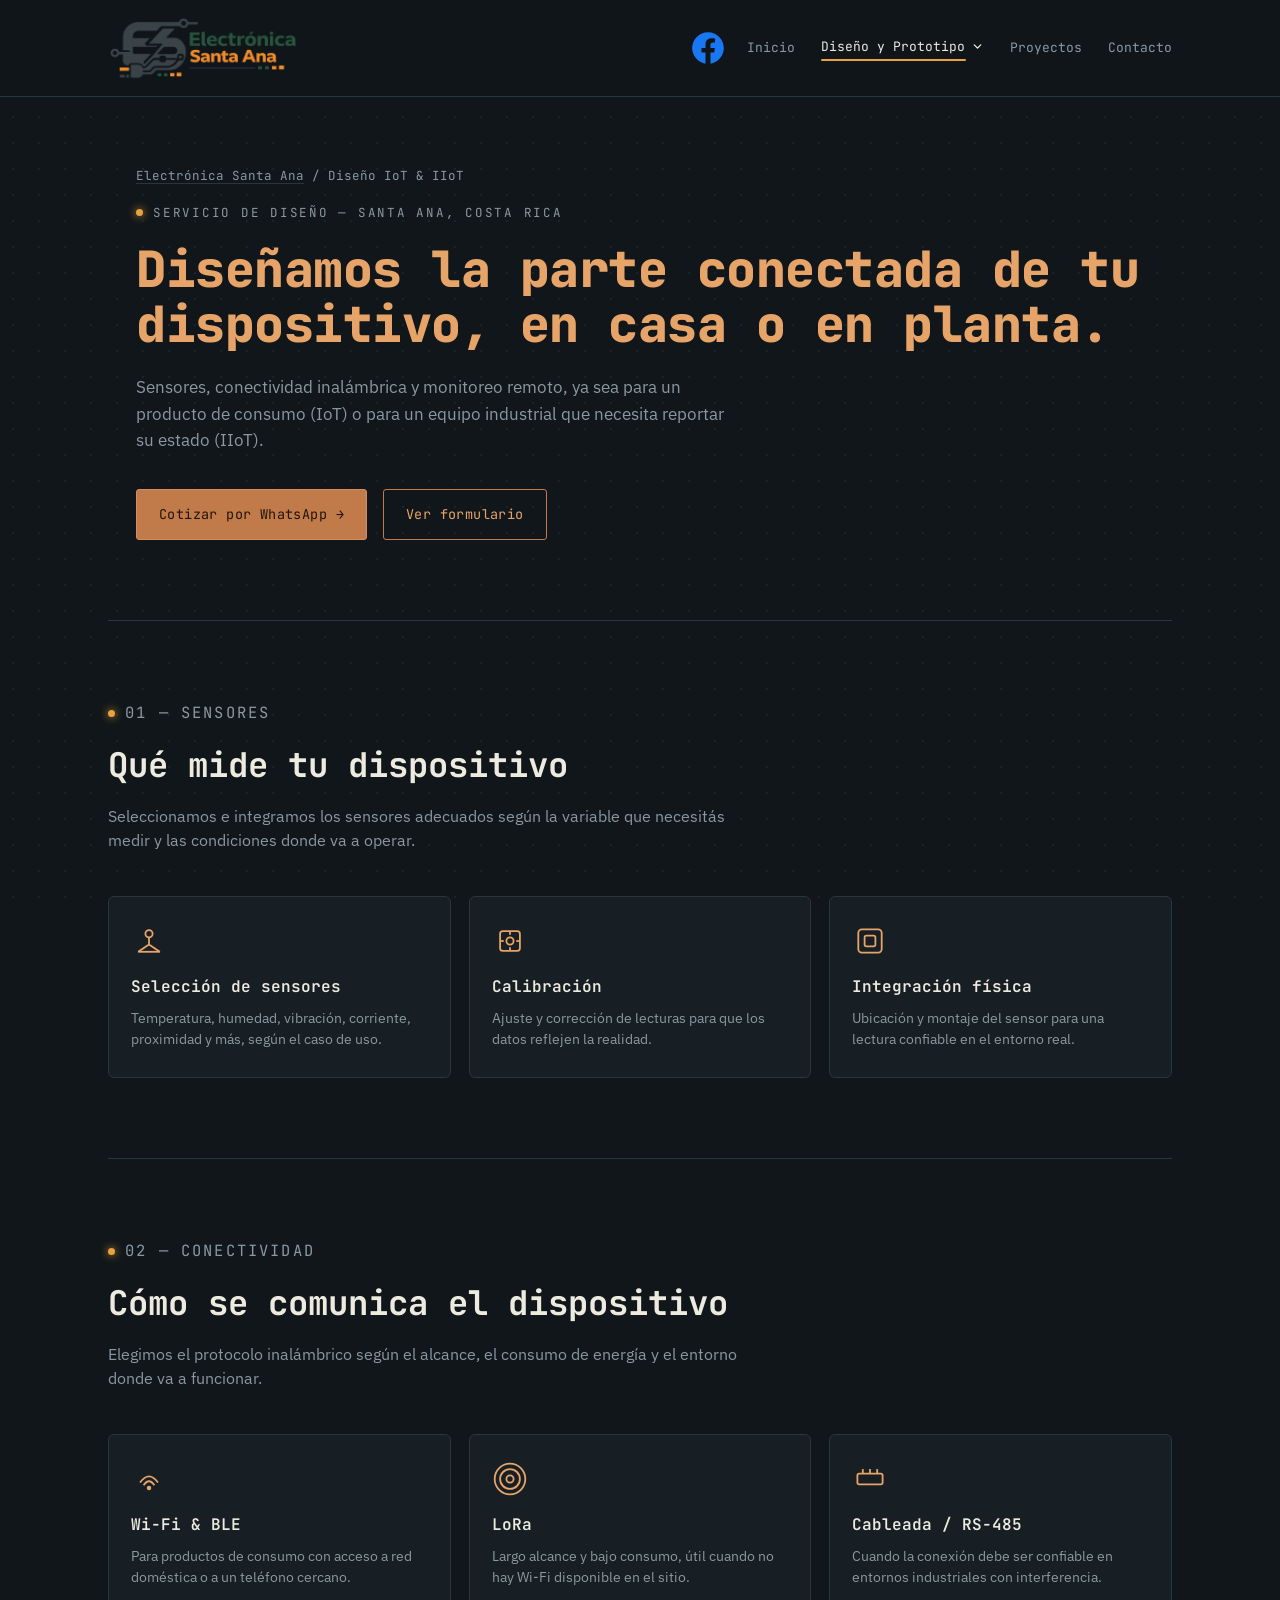
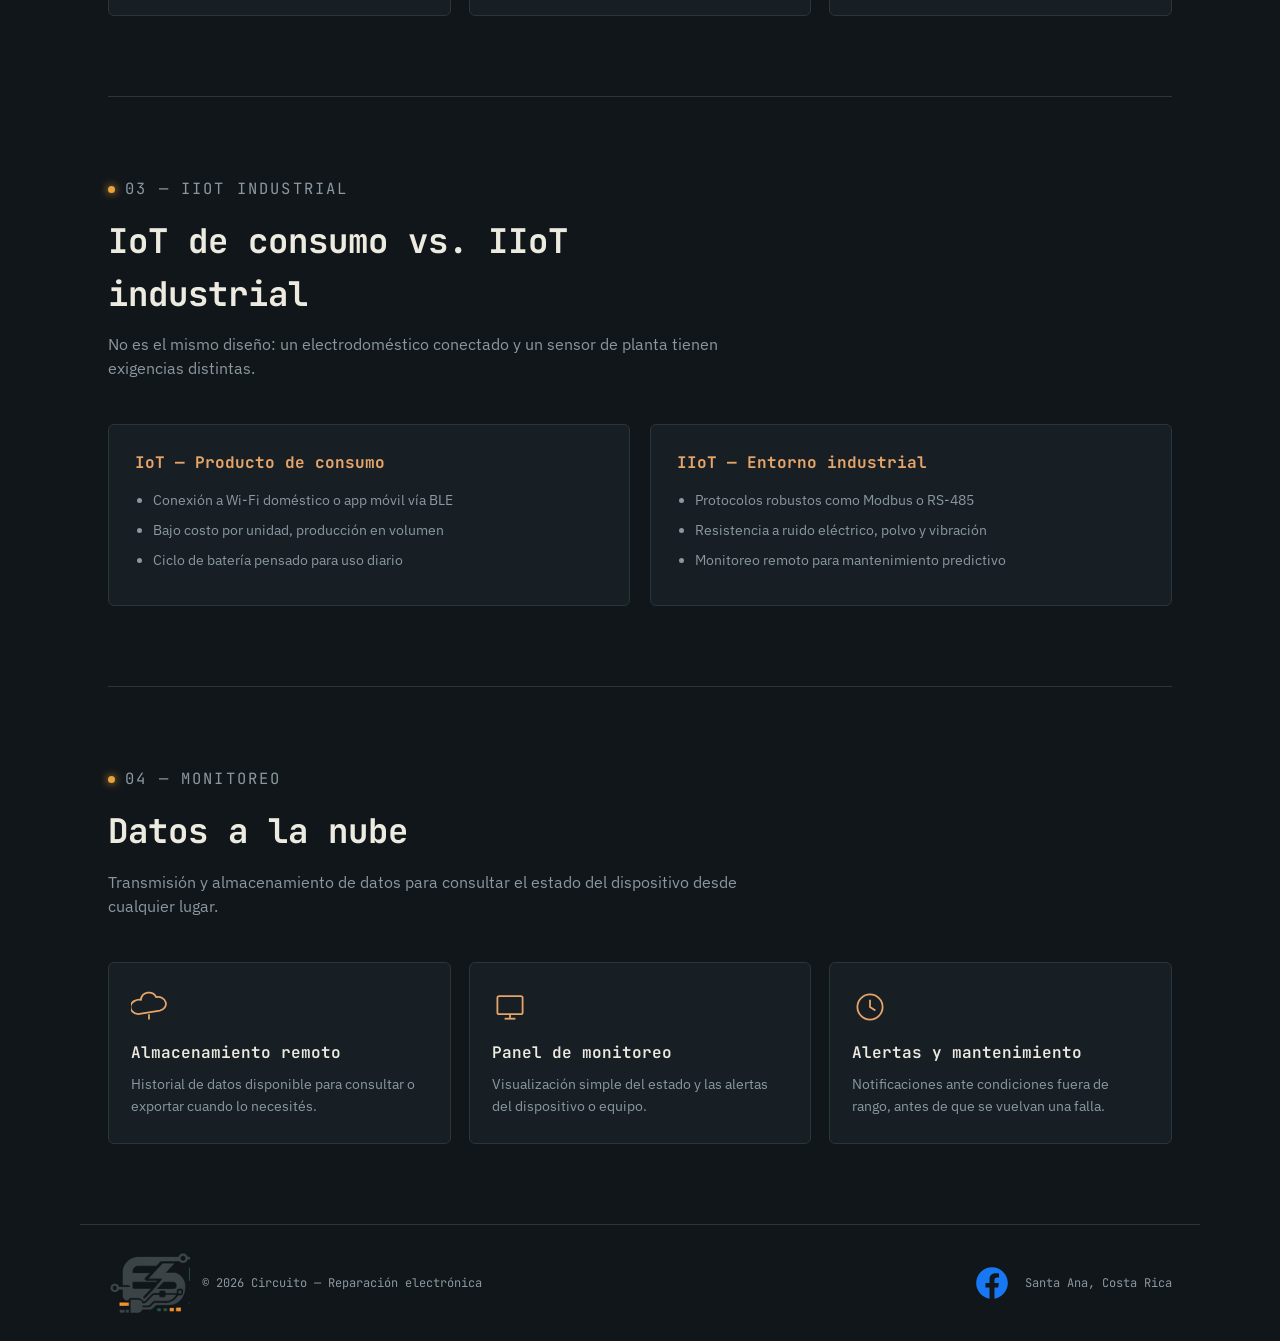
<file: diseno-iot-y-iiot.html>
<!DOCTYPE html>
<html lang="es">
<head>
<!-- Google tag (gtag.js) -->
<script async src="https://www.googletagmanager.com/gtag/js?id=G-CTLJPNHBLH"></script>
<script>
  window.dataLayer = window.dataLayer || [];
  function gtag(){dataLayer.push(arguments);}
  gtag('js', new Date());

  gtag('config', 'G-CTLJPNHBLH');
</script>
<meta charset="UTF-8">
<link rel="icon" type="image/png" sizes="32x32" href="favicon-32x32.png">
<link rel="icon" type="image/png" sizes="16x16" href="favicon-16x16.png">
<link rel="apple-touch-icon" sizes="180x180" href="apple-touch-icon.png">
<link rel="shortcut icon" href="favicon.ico">
<meta name="viewport" content="width=device-width, initial-scale=1.0">
<title>Diseño de Electrónica IoT e IIoT | Sensores y Conectividad — Electrónica Santa Ana, CR</title>
<meta name="description" content="Diseñamos electrónica IoT e IIoT: sensores, conectividad inalámbrica y monitoreo remoto para dispositivos domésticos e industriales. Santa Ana, Costa Rica.">
<meta name="keywords" content="diseño IoT Costa Rica, diseño IIoT, sensores industriales, conectividad inalámbrica, monitoreo remoto, Santa Ana electrónica">
<meta name="author" content="Electrónica Santa Ana">
<meta name="robots" content="index, follow">
<link rel="canonical" href="https://electronics.kees-hessels.workers.dev/diseno-iot-y-iiot">

<meta property="og:type" content="website">
<meta property="og:url" content="https://electronics.kees-hessels.workers.dev/diseno-iot-y-iiot">
<meta property="og:title" content="Diseño de Electrónica IoT e IIoT | Electrónica Santa Ana">
<meta property="og:description" content="Sensores, conectividad inalámbrica y monitoreo remoto para dispositivos domésticos e industriales. Santa Ana, Costa Rica.">
<meta property="og:image" content="https://electronics.kees-hessels.workers.dev/og-image.jpg">
<meta property="og:locale" content="es_CR">

<meta name="twitter:card" content="summary_large_image">
<meta name="twitter:title" content="Diseño de Electrónica IoT e IIoT | Electrónica Santa Ana">
<meta name="twitter:description" content="Sensores, conectividad inalámbrica y monitoreo remoto para dispositivos domésticos e industriales.">
<meta name="twitter:image" content="https://electronics.kees-hessels.workers.dev/og-image.jpg">

<link rel="preconnect" href="https://fonts.googleapis.com">
<link rel="preconnect" href="https://fonts.gstatic.com" crossorigin>
<link href="https://fonts.googleapis.com/css2?family=JetBrains+Mono:wght@400;500;700;800&family=IBM+Plex+Sans:wght@400;500;600&display=swap" rel="stylesheet">

<script type="application/ld+json">
{
  "@context": "https://schema.org",
  "@type": "Service",
  "serviceType": "Diseño de electrónica IoT e IIoT",
  "provider": {
    "@type": "ElectronicsStore",
    "name": "Electrónica Santa Ana",
    "telephone": "+506-6324-9284",
    "email": "kees.hessels@gmail.com",
    "address": {
      "@type": "PostalAddress",
      "streetAddress": "Santa Ana Centro, a par de la Pops, casa dos altos, portón negro",
      "addressLocality": "Santa Ana",
      "addressRegion": "San José",
      "addressCountry": "CR"
    }
  },
  "areaServed": {
    "@type": "City",
    "name": "Santa Ana, Costa Rica"
  },
  "description": "Diseño de sensores, conectividad inalámbrica y monitoreo remoto para dispositivos IoT domésticos e IIoT industriales."
}
</script>

<style>
  :root{
    --bg:#11161a;
    --panel:#171f24;
    --line:#2a353c;
    --copper:#c17a4a;
    --copper-bright:#e6a468;
    --green-bright:#49b98c;
    --cream:#edeae0;
    --muted:#8b98a0;
    --amber:#e8a33d;
    --mono: 'JetBrains Mono', monospace;
    --sans: 'IBM Plex Sans', sans-serif;
  }
  *{box-sizing:border-box;}
  html{scroll-behavior:smooth;}
  @media (prefers-reduced-motion: reduce){
    html{scroll-behavior:auto;}
    *{animation-duration:0.001ms !important; animation-iteration-count:1 !important; transition-duration:0.001ms !important;}
  }
  body{
    margin:0; background:var(--bg); color:var(--cream); font-family:var(--sans);
    line-height:1.55; -webkit-font-smoothing:antialiased;
  }
  a{color:inherit;}
  img,svg{display:block;max-width:100%;}
  body::before{
    content:""; position:fixed; inset:0;
    background-image: radial-gradient(circle, rgba(139,152,160,0.10) 1px, transparent 1px);
    background-size: 26px 26px; pointer-events:none; z-index:0;
  }
  .wrap{max-width:1120px; margin:0 auto; padding:0 28px; position:relative; z-index:1;}
  .eyebrow{
    font-family:var(--mono); font-size:12.5px; letter-spacing:0.14em; text-transform:uppercase;
    color:var(--muted); display:flex; align-items:center; gap:10px;
  }
  .eyebrow::before{
    content:""; width:7px; height:7px; border-radius:50%;
    background:var(--amber); box-shadow:0 0 8px var(--amber); flex:none;
  }

  
  
  
  
  
  
  
  
  
  
  
  @media(max-width:780px){  }

  .hero{padding:72px 28px 80px;}
  .hero h1{
    font-family:var(--mono); font-weight:800; color:var(--copper-bright);
    font-size:clamp(30px,5vw,50px); line-height:1.1; margin:20px 0 0; letter-spacing:-0.01em;
  }
  .hero p.lede{font-size:17px; color:var(--muted); max-width:600px; margin:22px 0 36px;}
  .cta-row{display:flex; gap:16px; flex-wrap:wrap;}
  .btn{
    font-family:var(--mono); font-size:13.5px; letter-spacing:0.03em; padding:14px 22px;
    text-decoration:none; display:inline-flex; align-items:center; gap:10px; border-radius:3px;
    border:1px solid transparent; transition:transform .15s ease, background .15s ease;
  }
  .btn:focus-visible{outline:2px solid var(--amber); outline-offset:3px;}
  .btn-copper{background:var(--copper); color:#241505; border-color:#d68d5e;}
  .btn-copper:hover{background:#cf8a57; transform:translateY(-1px);}
  .btn-ghost{background:transparent; color:var(--copper-bright); border-color:var(--copper);}
  .btn-ghost:hover{background:rgba(193,122,74,0.12); transform:translateY(-1px);}

  section{padding:80px 0; border-top:1px solid var(--line); scroll-margin-top:84px;}
  .section-head{max-width:640px; margin-bottom:44px;}
  .section-head h2{font-family:var(--mono); font-size:clamp(24px,3.4vw,34px); margin:14px 0 12px; font-weight:700;}
  .section-head p{color:var(--muted); font-size:15.5px; margin:0;}

  .grid{display:grid; grid-template-columns:repeat(auto-fit, minmax(230px,1fr)); gap:18px;}
  .card{
    background:var(--panel); border:1px solid var(--line); border-radius:6px; padding:26px 22px;
    transition:transform .18s ease, border-color .18s ease;
  }
  .card:hover{transform:translateY(-3px); border-color:var(--copper-bright);}
  .card .icon{width:36px; height:36px; margin-bottom:16px; color:var(--copper-bright);}
  .card h3{font-family:var(--mono); font-size:16px; margin:0 0 8px; font-weight:600;}
  .card p{font-size:14px; color:var(--muted); margin:0;}

  .compare{display:grid; grid-template-columns:repeat(auto-fit,minmax(280px,1fr)); gap:20px;}
  .compare .col{background:var(--panel); border:1px solid var(--line); border-radius:6px; padding:26px;}
  .compare .col h3{font-family:var(--mono); color:var(--copper-bright); font-size:16px; margin:0 0 14px;}
  .compare .col ul{margin:0; padding-left:18px; font-size:14px; color:var(--muted);}
  .compare .col li{margin-bottom:8px;}

  
</style>
<link rel="stylesheet" href="site-shared.css">
</head>
<body data-page="iot">
<script src="nav.js"></script>

<main class="wrap">

  <section class="hero" style="border-top:none; padding-top:56px;">
    <p class="breadcrumb"><a href="index.html">Electrónica Santa Ana</a> / Diseño IoT &amp; IIoT</p>
    <p class="eyebrow" style="margin-top:18px;">Servicio de diseño — Santa Ana, Costa Rica</p>
    <h1>Diseñamos la parte conectada de tu dispositivo, en casa o en planta.</h1>
    <p class="lede">Sensores, conectividad inalámbrica y monitoreo remoto, ya sea para un producto de consumo (IoT) o para un equipo industrial que necesita reportar su estado (IIoT).</p>
    <div class="cta-row">
      <a class="btn btn-copper" href="https://wa.me/50663249284?text=Hola%2C%20quiero%20cotizar%20un%20diseño%20IoT%2FIIoT." target="_blank" rel="noopener">Cotizar por WhatsApp →</a>
      <a class="btn btn-ghost" href="contacto.html">Ver formulario</a>
    </div>
  </section>

  <section id="sensores">
    <div class="section-head">
      <p class="eyebrow">01 — Sensores</p>
      <h2>Qué mide tu dispositivo</h2>
      <p>Seleccionamos e integramos los sensores adecuados según la variable que necesitás medir y las condiciones donde va a operar.</p>
    </div>
    <div class="grid">
      <div class="card">
        <svg class="icon" viewBox="0 0 40 40" fill="none" stroke="currentColor" stroke-width="2"><circle cx="20" cy="12" r="4"/><line x1="20" y1="16" x2="20" y2="24"/><line x1="8" y1="32" x2="32" y2="32"/><line x1="20" y1="24" x2="8" y2="32"/><line x1="20" y1="24" x2="32" y2="32"/></svg>
        <h3>Selección de sensores</h3>
        <p>Temperatura, humedad, vibración, corriente, proximidad y más, según el caso de uso.</p>
      </div>
      <div class="card">
        <svg class="icon" viewBox="0 0 40 40" fill="none" stroke="currentColor" stroke-width="2"><rect x="9" y="9" width="22" height="22" rx="3"/><circle cx="20" cy="20" r="4"/><line x1="20" y1="9" x2="20" y2="13"/><line x1="20" y1="27" x2="20" y2="31"/><line x1="9" y1="20" x2="13" y2="20"/><line x1="27" y1="20" x2="31" y2="20"/></svg>
        <h3>Calibración</h3>
        <p>Ajuste y corrección de lecturas para que los datos reflejen la realidad.</p>
      </div>
      <div class="card">
        <svg class="icon" viewBox="0 0 40 40" fill="none" stroke="currentColor" stroke-width="2"><rect x="7" y="7" width="26" height="26" rx="4"/><rect x="14" y="14" width="12" height="12" rx="2"/></svg>
        <h3>Integración física</h3>
        <p>Ubicación y montaje del sensor para una lectura confiable en el entorno real.</p>
      </div>
    </div>
  </section>

  <section id="conectividad">
    <div class="section-head">
      <p class="eyebrow">02 — Conectividad</p>
      <h2>Cómo se comunica el dispositivo</h2>
      <p>Elegimos el protocolo inalámbrico según el alcance, el consumo de energía y el entorno donde va a funcionar.</p>
    </div>
    <div class="grid">
      <div class="card">
        <svg class="icon" viewBox="0 0 40 40" fill="none" stroke="currentColor" stroke-width="2"><path d="M10 24 Q20 10 30 24" /><path d="M14 27 Q20 18 26 27"/><circle cx="20" cy="30" r="2.5" fill="currentColor" stroke="none"/></svg>
        <h3>Wi-Fi &amp; BLE</h3>
        <p>Para productos de consumo con acceso a red doméstica o a un teléfono cercano.</p>
      </div>
      <div class="card">
        <svg class="icon" viewBox="0 0 40 40" fill="none" stroke="currentColor" stroke-width="2"><circle cx="20" cy="20" r="4"/><circle cx="20" cy="20" r="11"/><circle cx="20" cy="20" r="17"/></svg>
        <h3>LoRa</h3>
        <p>Largo alcance y bajo consumo, útil cuando no hay Wi-Fi disponible en el sitio.</p>
      </div>
      <div class="card">
        <svg class="icon" viewBox="0 0 40 40" fill="none" stroke="currentColor" stroke-width="2"><rect x="6" y="14" width="28" height="12" rx="2"/><line x1="12" y1="14" x2="12" y2="9"/><line x1="20" y1="14" x2="20" y2="9"/><line x1="28" y1="14" x2="28" y2="9"/></svg>
        <h3>Cableada / RS-485</h3>
        <p>Cuando la conexión debe ser confiable en entornos industriales con interferencia.</p>
      </div>
    </div>
  </section>

  <section id="industrial">
    <div class="section-head">
      <p class="eyebrow">03 — IIoT industrial</p>
      <h2>IoT de consumo vs. IIoT industrial</h2>
      <p>No es el mismo diseño: un electrodoméstico conectado y un sensor de planta tienen exigencias distintas.</p>
    </div>
    <div class="compare">
      <div class="col">
        <h3>IoT — Producto de consumo</h3>
        <ul>
          <li>Conexión a Wi-Fi doméstico o app móvil vía BLE</li>
          <li>Bajo costo por unidad, producción en volumen</li>
          <li>Ciclo de batería pensado para uso diario</li>
        </ul>
      </div>
      <div class="col">
        <h3>IIoT — Entorno industrial</h3>
        <ul>
          <li>Protocolos robustos como Modbus o RS-485</li>
          <li>Resistencia a ruido eléctrico, polvo y vibración</li>
          <li>Monitoreo remoto para mantenimiento predictivo</li>
        </ul>
      </div>
    </div>
  </section>

  <section id="nube">
    <div class="section-head">
      <p class="eyebrow">04 — Monitoreo</p>
      <h2>Datos a la nube</h2>
      <p>Transmisión y almacenamiento de datos para consultar el estado del dispositivo desde cualquier lugar.</p>
    </div>
    <div class="grid">
      <div class="card">
        <svg class="icon" viewBox="0 0 40 40" fill="none" stroke="currentColor" stroke-width="2"><path d="M8 28 a10 8 0 0 1 3-16 a9 9 0 0 1 17-3 a8 7 0 0 1 4 15 Z"/><line x1="20" y1="28" x2="20" y2="34"/></svg>
        <h3>Almacenamiento remoto</h3>
        <p>Historial de datos disponible para consultar o exportar cuando lo necesités.</p>
      </div>
      <div class="card">
        <svg class="icon" viewBox="0 0 40 40" fill="none" stroke="currentColor" stroke-width="2"><rect x="6" y="8" width="28" height="20" rx="2"/><line x1="14" y1="33" x2="26" y2="33"/><line x1="20" y1="28" x2="20" y2="33"/></svg>
        <h3>Panel de monitoreo</h3>
        <p>Visualización simple del estado y las alertas del dispositivo o equipo.</p>
      </div>
      <div class="card">
        <svg class="icon" viewBox="0 0 40 40" fill="none" stroke="currentColor" stroke-width="2"><circle cx="20" cy="20" r="14"/><path d="M20 12 L20 20 L26 24"/></svg>
        <h3>Alertas y mantenimiento</h3>
        <p>Notificaciones ante condiciones fuera de rango, antes de que se vuelvan una falla.</p>
      </div>
    </div>
  </section>

</main>

<script src="footer.js"></script>
</body>
</html>
</file>
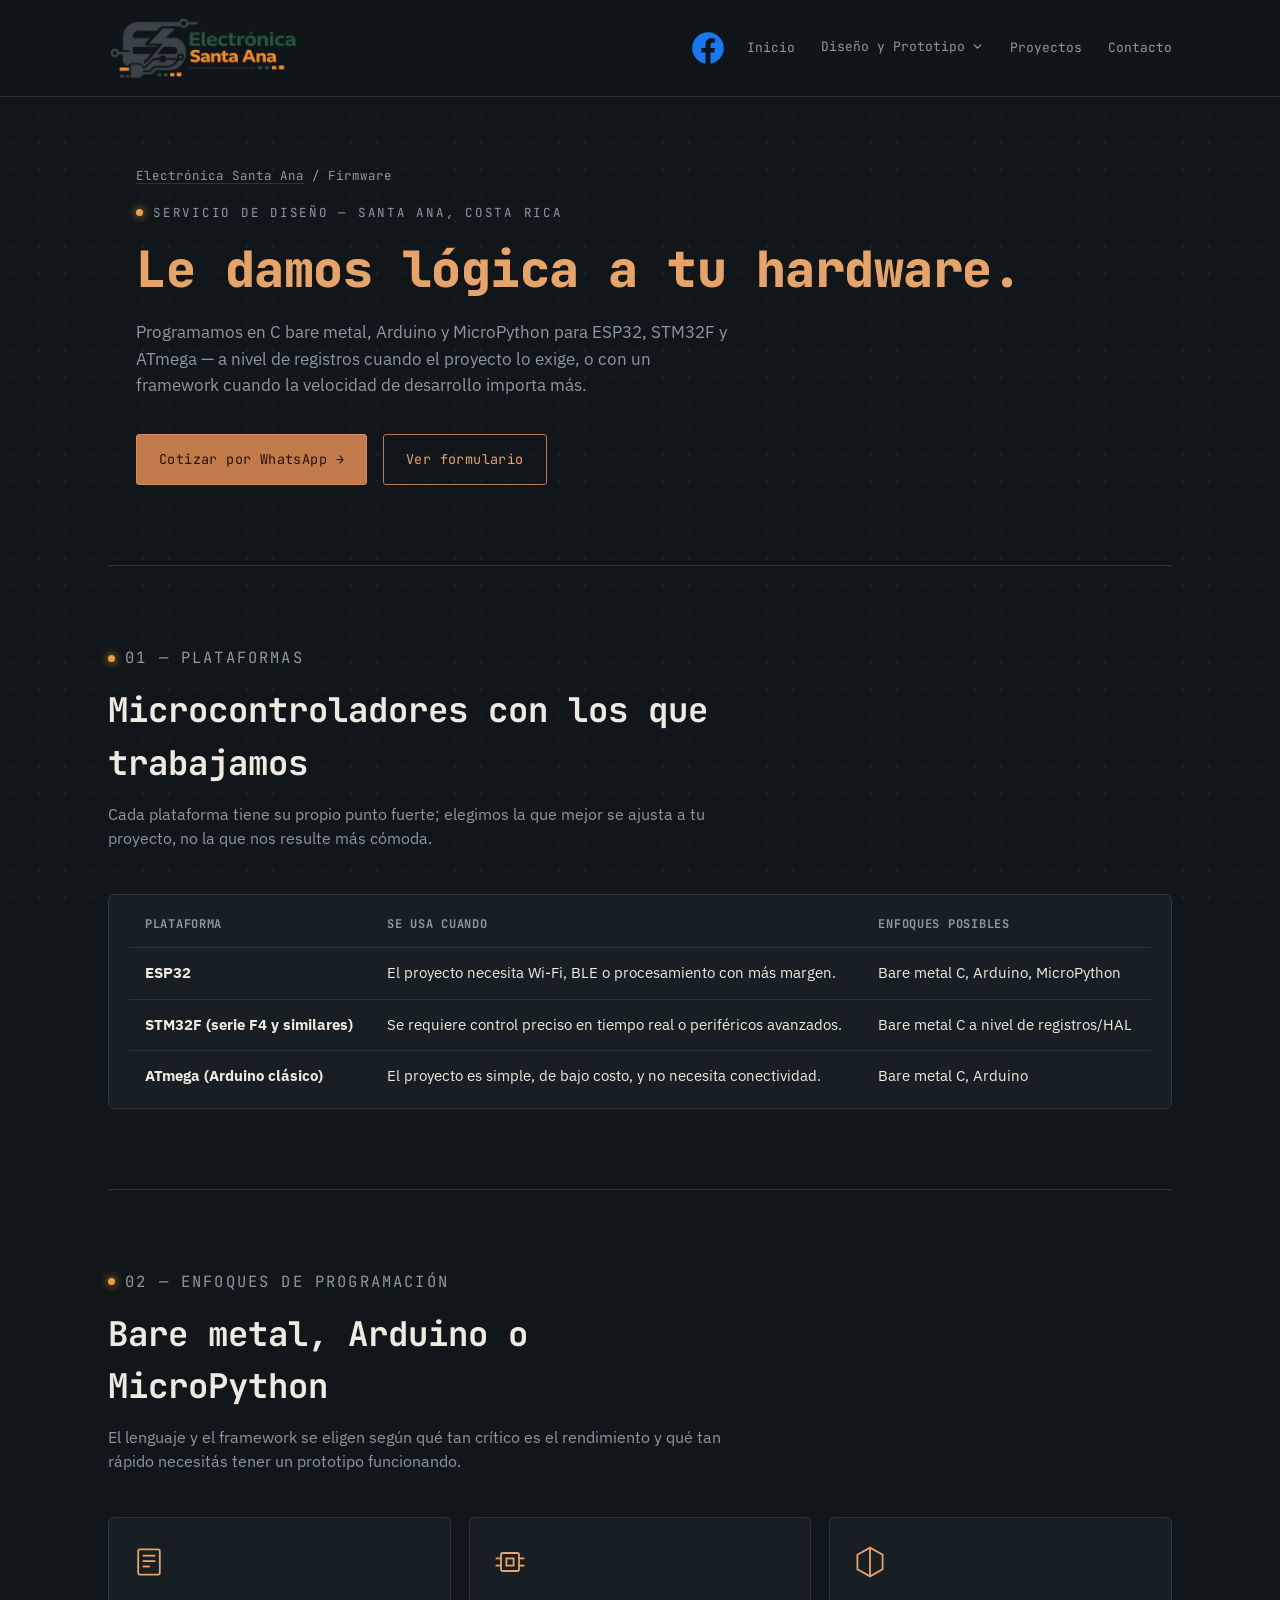
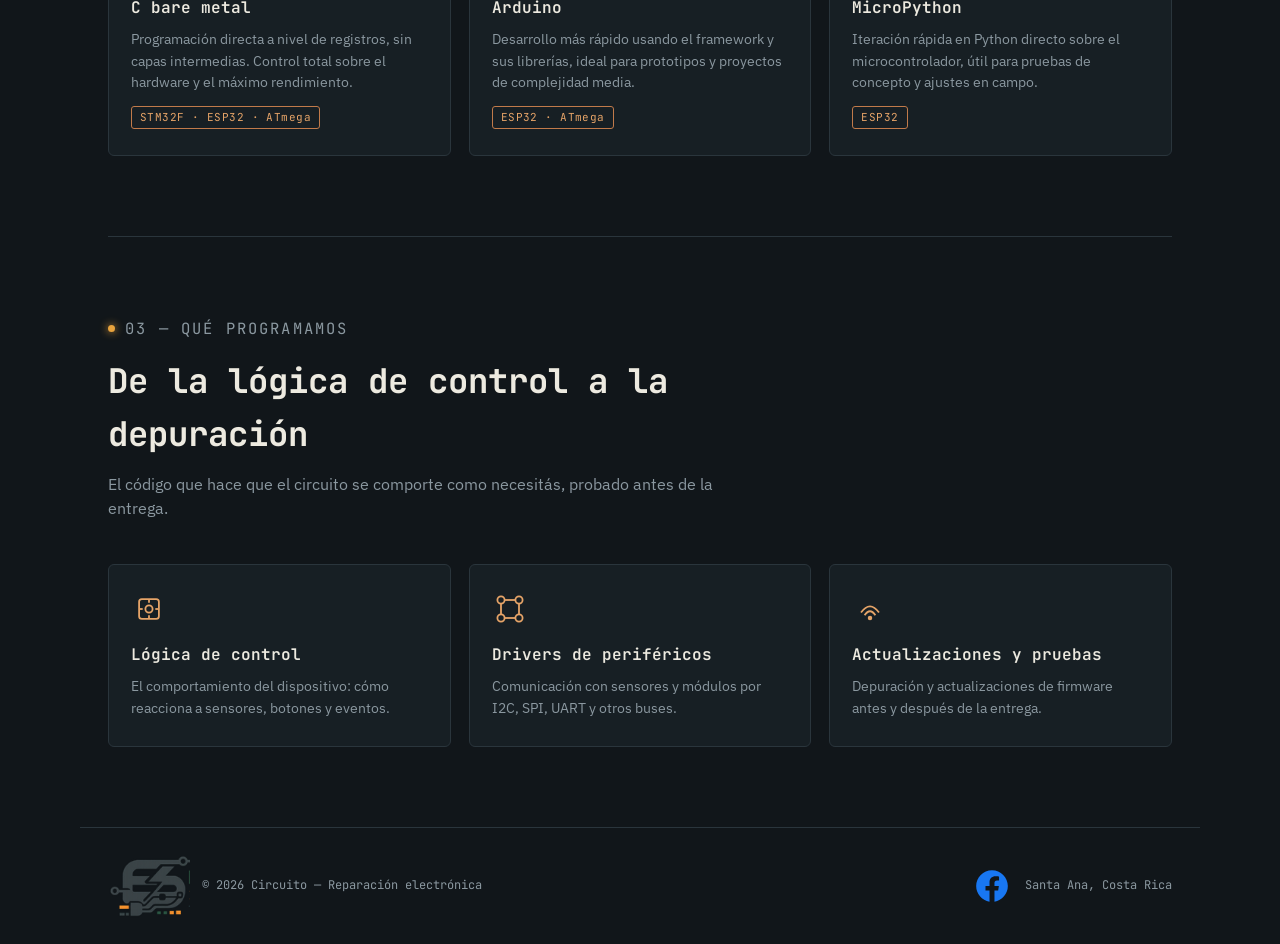
<file: firmware.html>
<!DOCTYPE html>
<html lang="es">
<head>
<!-- Google tag (gtag.js) -->
<script async src="https://www.googletagmanager.com/gtag/js?id=G-CTLJPNHBLH"></script>
<script>
  window.dataLayer = window.dataLayer || [];
  function gtag(){dataLayer.push(arguments);}
  gtag('js', new Date());

  gtag('config', 'G-CTLJPNHBLH');
</script>
<meta charset="UTF-8">
<link rel="icon" type="image/png" sizes="32x32" href="favicon-32x32.png">
<link rel="icon" type="image/png" sizes="16x16" href="favicon-16x16.png">
<link rel="apple-touch-icon" sizes="180x180" href="apple-touch-icon.png">
<link rel="shortcut icon" href="favicon.ico">
<meta name="viewport" content="width=device-width, initial-scale=1.0">
<title>Programación de Firmware — ESP32, STM32F, ATmega | Electrónica Santa Ana, CR</title>
<meta name="description" content="Programación de firmware en C bare metal, Arduino y MicroPython para ESP32, STM32F y ATmega. Lógica de control, drivers y depuración. Santa Ana, Costa Rica.">
<meta name="keywords" content="programación de firmware Costa Rica, bare metal C, Arduino, MicroPython, ESP32, STM32F4, ATmega, microcontroladores Santa Ana">
<meta name="author" content="Electrónica Santa Ana">
<meta name="robots" content="index, follow">
<link rel="canonical" href="https://electronics.kees-hessels.workers.dev/firmware">

<meta property="og:type" content="website">
<meta property="og:url" content="https://electronics.kees-hessels.workers.dev/firmware">
<meta property="og:title" content="Programación de Firmware — ESP32, STM32F, ATmega | Electrónica Santa Ana">
<meta property="og:description" content="Bare metal C, Arduino y MicroPython para ESP32, STM32F y ATmega. Santa Ana, Costa Rica.">
<meta property="og:image" content="https://electronics.kees-hessels.workers.dev/og-image.jpg">
<meta property="og:locale" content="es_CR">

<meta name="twitter:card" content="summary_large_image">
<meta name="twitter:title" content="Programación de Firmware — ESP32, STM32F, ATmega | Electrónica Santa Ana">
<meta name="twitter:description" content="Bare metal C, Arduino y MicroPython para ESP32, STM32F y ATmega. Santa Ana, Costa Rica.">
<meta name="twitter:image" content="https://electronics.kees-hessels.workers.dev/og-image.jpg">

<link rel="preconnect" href="https://fonts.googleapis.com">
<link rel="preconnect" href="https://fonts.gstatic.com" crossorigin>
<link href="https://fonts.googleapis.com/css2?family=JetBrains+Mono:wght@400;500;700;800&family=IBM+Plex+Sans:wght@400;500;600&display=swap" rel="stylesheet">

<script type="application/ld+json">
{
  "@context": "https://schema.org",
  "@type": "Service",
  "serviceType": "Programación de firmware para microcontroladores",
  "provider": {
    "@type": "ElectronicsStore",
    "name": "Electrónica Santa Ana",
    "telephone": "+506-6324-9284",
    "email": "kees.hessels@gmail.com",
    "address": {
      "@type": "PostalAddress",
      "streetAddress": "Santa Ana Centro, a par de la Pops, casa dos altos, portón negro",
      "addressLocality": "Santa Ana",
      "addressRegion": "San José",
      "addressCountry": "CR"
    }
  },
  "areaServed": {
    "@type": "City",
    "name": "Santa Ana, Costa Rica"
  },
  "description": "Programación de firmware en C bare metal, Arduino y MicroPython para las plataformas ESP32, STM32F y ATmega."
}
</script>

<style>
  :root{
    --bg:#11161a;
    --panel:#171f24;
    --line:#2a353c;
    --copper:#c17a4a;
    --copper-bright:#e6a468;
    --green-bright:#49b98c;
    --cream:#edeae0;
    --muted:#8b98a0;
    --amber:#e8a33d;
    --mono: 'JetBrains Mono', monospace;
    --sans: 'IBM Plex Sans', sans-serif;
  }
  *{box-sizing:border-box;}
  html{scroll-behavior:smooth;}
  @media (prefers-reduced-motion: reduce){
    html{scroll-behavior:auto;}
    *{animation-duration:0.001ms !important; animation-iteration-count:1 !important; transition-duration:0.001ms !important;}
  }
  body{
    margin:0; background:var(--bg); color:var(--cream); font-family:var(--sans);
    line-height:1.55; -webkit-font-smoothing:antialiased;
  }
  a{color:inherit;}
  img,svg{display:block;max-width:100%;}
  body::before{
    content:""; position:fixed; inset:0;
    background-image: radial-gradient(circle, rgba(139,152,160,0.10) 1px, transparent 1px);
    background-size: 26px 26px; pointer-events:none; z-index:0;
  }
  .wrap{max-width:1120px; margin:0 auto; padding:0 28px; position:relative; z-index:1;}
  .eyebrow{
    font-family:var(--mono); font-size:12.5px; letter-spacing:0.14em; text-transform:uppercase;
    color:var(--muted); display:flex; align-items:center; gap:10px;
  }
  .eyebrow::before{
    content:""; width:7px; height:7px; border-radius:50%;
    background:var(--amber); box-shadow:0 0 8px var(--amber); flex:none;
  }

  
  
  
  
  
  
  
  
  
  
  
  @media(max-width:780px){  }

  .hero{padding:72px 28px 80px;}
  .hero h1{
    font-family:var(--mono); font-weight:800; color:var(--copper-bright);
    font-size:clamp(30px,5vw,50px); line-height:1.1; margin:20px 0 0; letter-spacing:-0.01em;
  }
  .hero p.lede{font-size:17px; color:var(--muted); max-width:600px; margin:22px 0 36px;}
  .cta-row{display:flex; gap:16px; flex-wrap:wrap;}
  .btn{
    font-family:var(--mono); font-size:13.5px; letter-spacing:0.03em; padding:14px 22px;
    text-decoration:none; display:inline-flex; align-items:center; gap:10px; border-radius:3px;
    border:1px solid transparent; transition:transform .15s ease, background .15s ease;
  }
  .btn:focus-visible{outline:2px solid var(--amber); outline-offset:3px;}
  .btn-copper{background:var(--copper); color:#241505; border-color:#d68d5e;}
  .btn-copper:hover{background:#cf8a57; transform:translateY(-1px);}
  .btn-ghost{background:transparent; color:var(--copper-bright); border-color:var(--copper);}
  .btn-ghost:hover{background:rgba(193,122,74,0.12); transform:translateY(-1px);}

  section{padding:80px 0; border-top:1px solid var(--line); scroll-margin-top:84px;}
  .section-head{max-width:640px; margin-bottom:44px;}
  .section-head h2{font-family:var(--mono); font-size:clamp(24px,3.4vw,34px); margin:14px 0 12px; font-weight:700;}
  .section-head p{color:var(--muted); font-size:15.5px; margin:0;}

  .grid{display:grid; grid-template-columns:repeat(auto-fit, minmax(230px,1fr)); gap:18px;}
  .card{
    background:var(--panel); border:1px solid var(--line); border-radius:6px; padding:26px 22px;
    transition:transform .18s ease, border-color .18s ease;
  }
  .card:hover{transform:translateY(-3px); border-color:var(--copper-bright);}
  .card .icon{width:36px; height:36px; margin-bottom:16px; color:var(--copper-bright);}
  .card h3{font-family:var(--mono); font-size:16px; margin:0 0 8px; font-weight:600;}
  .card p{font-size:14px; color:var(--muted); margin:0;}
  .card .chip{
    display:inline-block; font-family:var(--mono); font-size:11px; color:var(--copper-bright);
    border:1px solid var(--copper); border-radius:3px; padding:2px 8px; margin-top:12px; letter-spacing:0.04em;
  }

  /* platform table */
  .plat-table{width:100%; border-collapse:collapse; font-size:14.5px;}
  .plat-table th, .plat-table td{
    text-align:left; padding:14px 16px; border-bottom:1px solid var(--line);
  }
  .plat-table th{
    font-family:var(--mono); font-size:12px; text-transform:uppercase; letter-spacing:0.06em; color:var(--muted);
  }
  .plat-table td{color:var(--cream);}
  .plat-table tr:last-child td{border-bottom:none;}
  .plat-wrap{overflow-x:auto; background:var(--panel); border:1px solid var(--line); border-radius:6px; padding:6px 20px;}

  
</style>
<link rel="stylesheet" href="site-shared.css">
</head>
<body data-page="firmware">
<script src="nav.js"></script>

<main class="wrap">

  <section class="hero" style="border-top:none; padding-top:56px;">
    <p class="breadcrumb"><a href="index.html">Electrónica Santa Ana</a> / Firmware</p>
    <p class="eyebrow" style="margin-top:18px;">Servicio de diseño — Santa Ana, Costa Rica</p>
    <h1>Le damos lógica a tu hardware.</h1>
    <p class="lede">Programamos en C bare metal, Arduino y MicroPython para ESP32, STM32F y ATmega — a nivel de registros cuando el proyecto lo exige, o con un framework cuando la velocidad de desarrollo importa más.</p>
    <div class="cta-row">
      <a class="btn btn-copper" href="https://wa.me/50663249284?text=Hola%2C%20quiero%20cotizar%20un%20proyecto%20de%20firmware." target="_blank" rel="noopener">Cotizar por WhatsApp →</a>
      <a class="btn btn-ghost" href="contacto.html">Ver formulario</a>
    </div>
  </section>

  <section id="plataformas">
    <div class="section-head">
      <p class="eyebrow">01 — Plataformas</p>
      <h2>Microcontroladores con los que trabajamos</h2>
      <p>Cada plataforma tiene su propio punto fuerte; elegimos la que mejor se ajusta a tu proyecto, no la que nos resulte más cómoda.</p>
    </div>
    <div class="plat-wrap">
      <table class="plat-table">
        <thead>
          <tr><th>Plataforma</th><th>Se usa cuando</th><th>Enfoques posibles</th></tr>
        </thead>
        <tbody>
          <tr>
            <td><strong>ESP32</strong></td>
            <td>El proyecto necesita Wi-Fi, BLE o procesamiento con más margen.</td>
            <td>Bare metal C, Arduino, MicroPython</td>
          </tr>
          <tr>
            <td><strong>STM32F (serie F4 y similares)</strong></td>
            <td>Se requiere control preciso en tiempo real o periféricos avanzados.</td>
            <td>Bare metal C a nivel de registros/HAL</td>
          </tr>
          <tr>
            <td><strong>ATmega (Arduino clásico)</strong></td>
            <td>El proyecto es simple, de bajo costo, y no necesita conectividad.</td>
            <td>Bare metal C, Arduino</td>
          </tr>
        </tbody>
      </table>
    </div>
  </section>

  <section id="enfoques">
    <div class="section-head">
      <p class="eyebrow">02 — Enfoques de programación</p>
      <h2>Bare metal, Arduino o MicroPython</h2>
      <p>El lenguaje y el framework se eligen según qué tan crítico es el rendimiento y qué tan rápido necesitás tener un prototipo funcionando.</p>
    </div>
    <div class="grid">
      <div class="card">
        <svg class="icon" viewBox="0 0 40 40" fill="none" stroke="currentColor" stroke-width="2"><rect x="8" y="6" width="24" height="28" rx="2"/><line x1="13" y1="13" x2="27" y2="13"/><line x1="13" y1="19" x2="27" y2="19"/><line x1="13" y1="25" x2="21" y2="25"/></svg>
        <h3>C bare metal</h3>
        <p>Programación directa a nivel de registros, sin capas intermedias. Control total sobre el hardware y el máximo rendimiento.</p>
        <span class="chip">STM32F · ESP32 · ATmega</span>
      </div>
      <div class="card">
        <svg class="icon" viewBox="0 0 40 40" fill="none" stroke="currentColor" stroke-width="2"><rect x="10" y="10" width="20" height="20" rx="2"/><rect x="16" y="16" width="8" height="8"/><line x1="10" y1="16" x2="4" y2="16"/><line x1="10" y1="24" x2="4" y2="24"/><line x1="30" y1="16" x2="36" y2="16"/><line x1="30" y1="24" x2="36" y2="24"/></svg>
        <h3>Arduino</h3>
        <p>Desarrollo más rápido usando el framework y sus librerías, ideal para prototipos y proyectos de complejidad media.</p>
        <span class="chip">ESP32 · ATmega</span>
      </div>
      <div class="card">
        <svg class="icon" viewBox="0 0 40 40" fill="none" stroke="currentColor" stroke-width="2"><path d="M20 4 L34 12 L34 28 L20 36 L6 28 L6 12 Z"/><line x1="20" y1="4" x2="20" y2="36"/></svg>
        <h3>MicroPython</h3>
        <p>Iteración rápida en Python directo sobre el microcontrolador, útil para pruebas de concepto y ajustes en campo.</p>
        <span class="chip">ESP32</span>
      </div>
    </div>
  </section>

  <section id="que-hacemos">
    <div class="section-head">
      <p class="eyebrow">03 — Qué programamos</p>
      <h2>De la lógica de control a la depuración</h2>
      <p>El código que hace que el circuito se comporte como necesitás, probado antes de la entrega.</p>
    </div>
    <div class="grid">
      <div class="card">
        <svg class="icon" viewBox="0 0 40 40" fill="none" stroke="currentColor" stroke-width="2"><rect x="9" y="9" width="22" height="22" rx="3"/><circle cx="20" cy="20" r="4"/><line x1="20" y1="9" x2="20" y2="13"/><line x1="20" y1="27" x2="20" y2="31"/><line x1="9" y1="20" x2="13" y2="20"/><line x1="27" y1="20" x2="31" y2="20"/></svg>
        <h3>Lógica de control</h3>
        <p>El comportamiento del dispositivo: cómo reacciona a sensores, botones y eventos.</p>
      </div>
      <div class="card">
        <svg class="icon" viewBox="0 0 40 40" fill="none" stroke="currentColor" stroke-width="2"><circle cx="10" cy="10" r="4"/><circle cx="30" cy="10" r="4"/><circle cx="10" cy="30" r="4"/><circle cx="30" cy="30" r="4"/><line x1="14" y1="10" x2="26" y2="10"/><line x1="10" y1="14" x2="10" y2="26"/><line x1="30" y1="14" x2="30" y2="26"/><line x1="14" y1="30" x2="26" y2="30"/></svg>
        <h3>Drivers de periféricos</h3>
        <p>Comunicación con sensores y módulos por I2C, SPI, UART y otros buses.</p>
      </div>
      <div class="card">
        <svg class="icon" viewBox="0 0 40 40" fill="none" stroke="currentColor" stroke-width="2"><path d="M10 24 Q20 10 30 24" /><path d="M14 27 Q20 18 26 27"/><circle cx="20" cy="30" r="2.5" fill="currentColor" stroke="none"/></svg>
        <h3>Actualizaciones y pruebas</h3>
        <p>Depuración y actualizaciones de firmware antes y después de la entrega.</p>
      </div>
    </div>
  </section>

</main>

<script src="footer.js"></script>
</body>
</html>
</file>
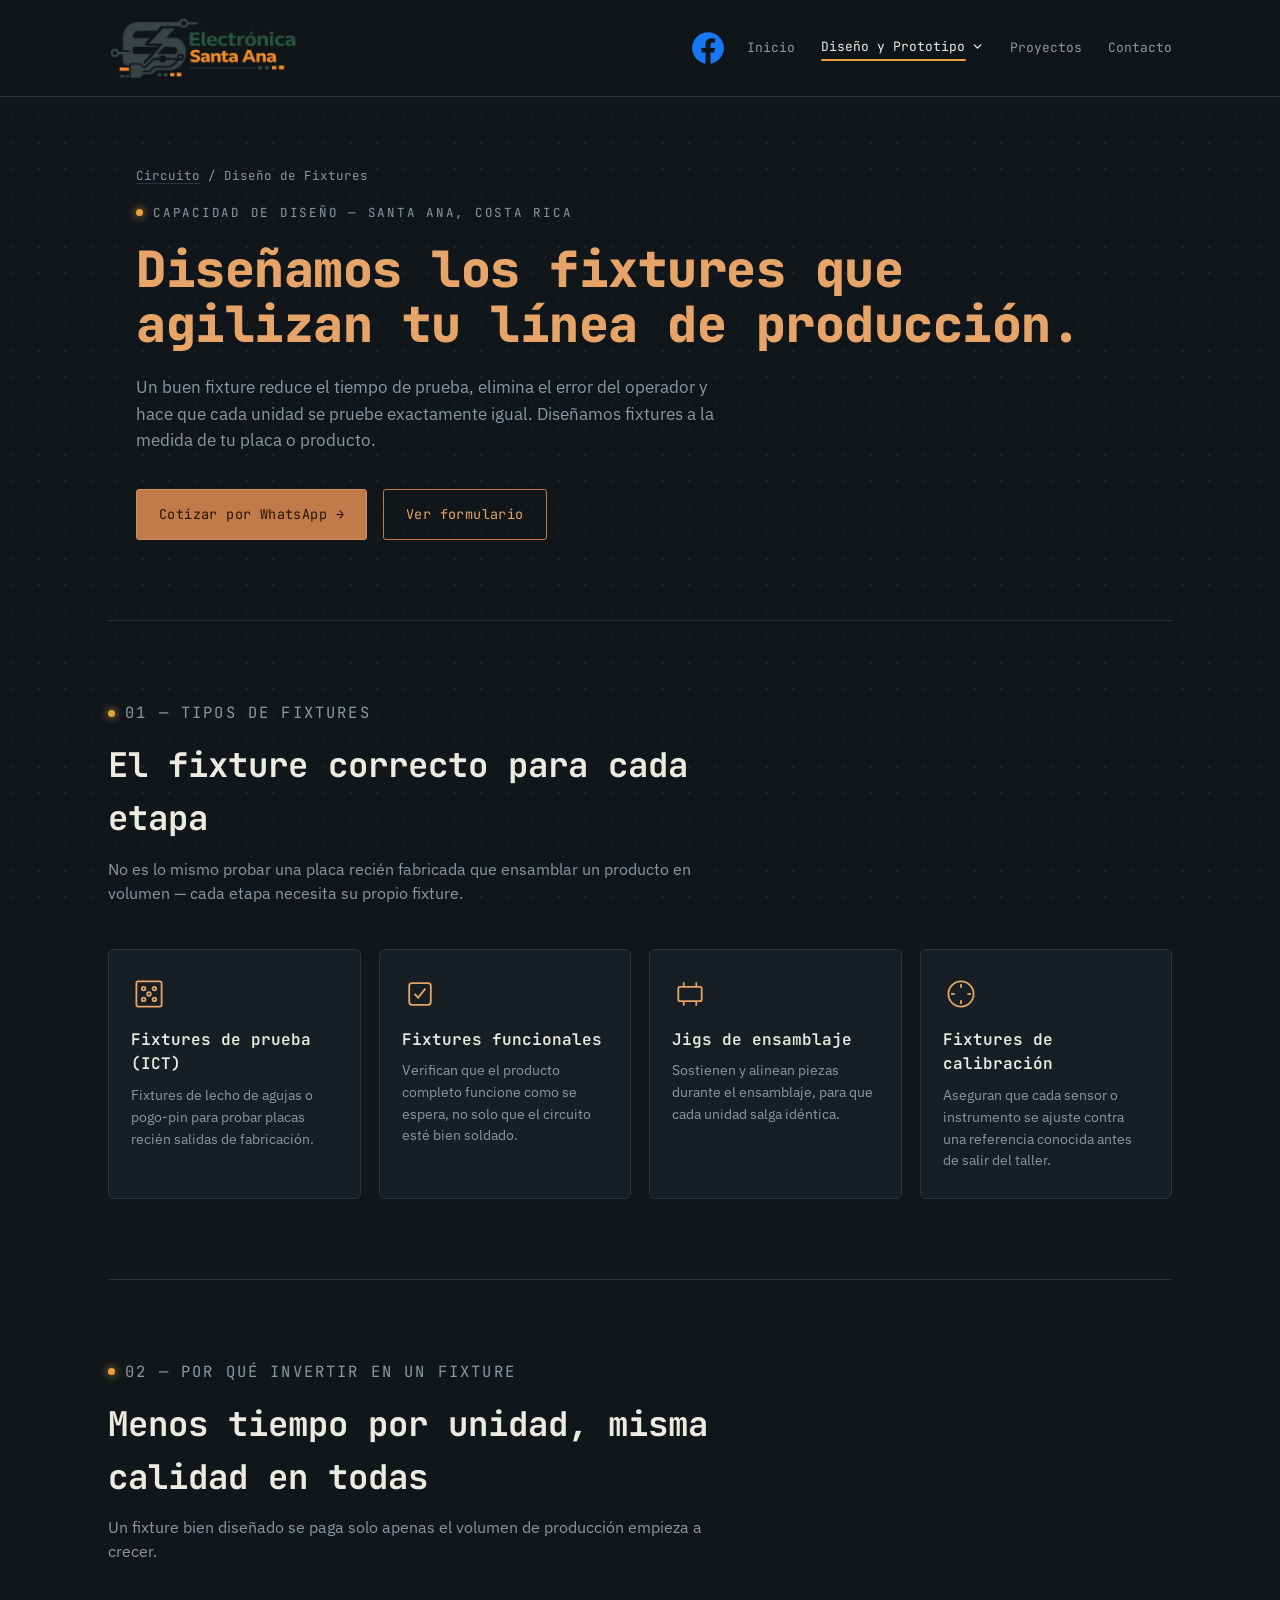
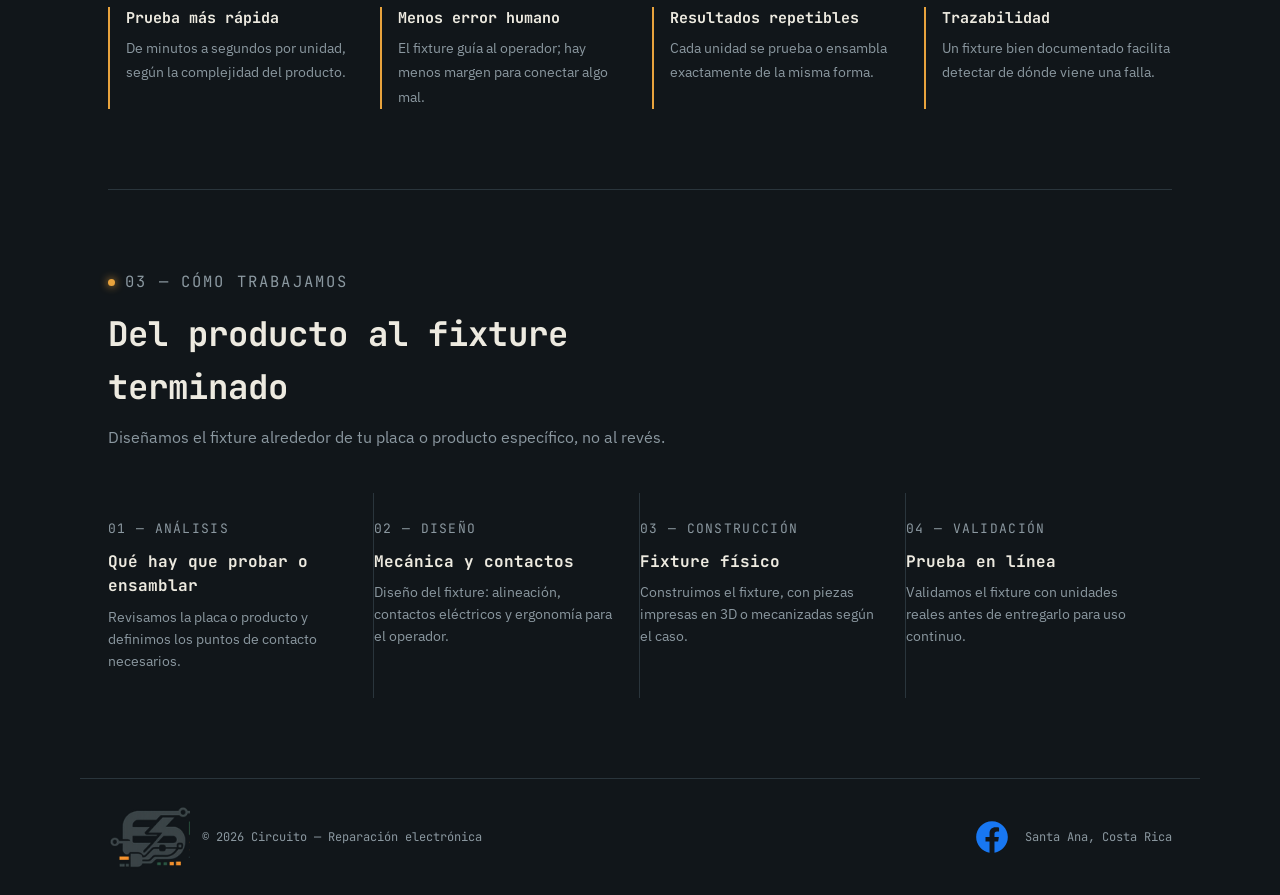
<file: fixturing-design.html>
<!DOCTYPE html>
<html lang="es">
<head>
<!-- Google tag (gtag.js) -->
<script async src="https://www.googletagmanager.com/gtag/js?id=G-CTLJPNHBLH"></script>
<script>
  window.dataLayer = window.dataLayer || [];
  function gtag(){dataLayer.push(arguments);}
  gtag('js', new Date());

  gtag('config', 'G-CTLJPNHBLH');
</script>
<meta charset="UTF-8">
<link rel="icon" type="image/svg+xml" href="favicon.svg">
<link rel="icon" type="image/png" sizes="32x32" href="favicon-32x32.png">
<link rel="icon" type="image/png" sizes="16x16" href="favicon-16x16.png">
<link rel="apple-touch-icon" sizes="180x180" href="apple-touch-icon.png">
<link rel="shortcut icon" href="favicon.ico">
<meta name="viewport" content="width=device-width, initial-scale=1.0">
<title>Diseño de Fixtures de Prueba y Ensamblaje | Circuito, Santa Ana CR</title>
<meta name="description" content="Diseñamos fixtures de prueba, jigs de ensamblaje y fixtures de calibración para agilizar tu línea de producción y reducir el error del operador. Santa Ana, Costa Rica.">
<meta name="keywords" content="diseño de fixtures Costa Rica, fixture de prueba ICT, jig de ensamblaje, fixture funcional, manufactura electrónica Santa Ana">
<meta name="author" content="Circuito">
<meta name="robots" content="index, follow">
<link rel="canonical" href="https://circuito.cr/fixturing-design.html">

<meta property="og:type" content="website">
<meta property="og:url" content="https://circuito.cr/fixturing-design.html">
<meta property="og:title" content="Diseño de Fixtures de Prueba y Ensamblaje | Circuito">
<meta property="og:description" content="Fixtures de prueba, jigs de ensamblaje y fixtures de calibración para tu línea de producción. Santa Ana, Costa Rica.">
<meta property="og:image" content="https://circuito.cr/og-image.jpg">
<meta property="og:locale" content="es_CR">

<meta name="twitter:card" content="summary_large_image">
<meta name="twitter:title" content="Diseño de Fixtures de Prueba y Ensamblaje | Circuito">
<meta name="twitter:description" content="Fixtures de prueba, jigs de ensamblaje y fixtures de calibración para tu línea de producción.">
<meta name="twitter:image" content="https://circuito.cr/og-image.jpg">

<link rel="preconnect" href="https://fonts.googleapis.com">
<link rel="preconnect" href="https://fonts.gstatic.com" crossorigin>
<link href="https://fonts.googleapis.com/css2?family=JetBrains+Mono:wght@400;500;700;800&family=IBM+Plex+Sans:wght@400;500;600&display=swap" rel="stylesheet">

<script type="application/ld+json">
{
  "@context": "https://schema.org",
  "@type": "Service",
  "serviceType": "Diseño de fixtures de prueba y ensamblaje",
  "provider": {
    "@type": "ElectronicsStore",
    "name": "Circuito",
    "telephone": "+506-6324-9284",
    "email": "kees.hessels@gmail.com",
    "address": {
      "@type": "PostalAddress",
      "streetAddress": "Santa Ana Centro, a par de la Pops, casa dos altos, portón negro",
      "addressLocality": "Santa Ana",
      "addressRegion": "San José",
      "addressCountry": "CR"
    }
  },
  "areaServed": {
    "@type": "City",
    "name": "Santa Ana, Costa Rica"
  },
  "description": "Diseño de fixtures de prueba (ICT, pogo-pin), jigs de ensamblaje y fixtures de calibración para líneas de producción electrónica."
}
</script>

<style>
  :root{
    --bg:#11161a;
    --panel:#171f24;
    --line:#2a353c;
    --copper:#c17a4a;
    --copper-bright:#e6a468;
    --green-bright:#49b98c;
    --cream:#edeae0;
    --muted:#8b98a0;
    --amber:#e8a33d;
    --mono: 'JetBrains Mono', monospace;
    --sans: 'IBM Plex Sans', sans-serif;
  }
  *{box-sizing:border-box;}
  html{scroll-behavior:smooth;}
  @media (prefers-reduced-motion: reduce){
    html{scroll-behavior:auto;}
    *{animation-duration:0.001ms !important; animation-iteration-count:1 !important; transition-duration:0.001ms !important;}
  }
  body{
    margin:0; background:var(--bg); color:var(--cream); font-family:var(--sans);
    line-height:1.55; -webkit-font-smoothing:antialiased;
  }
  a{color:inherit;}
  img,svg{display:block;max-width:100%;}
  body::before{
    content:""; position:fixed; inset:0;
    background-image: radial-gradient(circle, rgba(139,152,160,0.10) 1px, transparent 1px);
    background-size: 26px 26px; pointer-events:none; z-index:0;
  }
  .wrap{max-width:1120px; margin:0 auto; padding:0 28px; position:relative; z-index:1;}
  .eyebrow{
    font-family:var(--mono); font-size:12.5px; letter-spacing:0.14em; text-transform:uppercase;
    color:var(--muted); display:flex; align-items:center; gap:10px;
  }
  .eyebrow::before{
    content:""; width:7px; height:7px; border-radius:50%;
    background:var(--amber); box-shadow:0 0 8px var(--amber); flex:none;
  }

  .hero{padding:72px 28px 80px;}
  .hero h1{
    font-family:var(--mono); font-weight:800; color:var(--copper-bright);
    font-size:clamp(30px,5vw,50px); line-height:1.1; margin:20px 0 0; letter-spacing:-0.01em;
  }
  .hero p.lede{font-size:17px; color:var(--muted); max-width:600px; margin:22px 0 36px;}
  .cta-row{display:flex; gap:16px; flex-wrap:wrap;}
  .btn{
    font-family:var(--mono); font-size:13.5px; letter-spacing:0.03em; padding:14px 22px;
    text-decoration:none; display:inline-flex; align-items:center; gap:10px; border-radius:3px;
    border:1px solid transparent; transition:transform .15s ease, background .15s ease;
  }
  .btn:focus-visible{outline:2px solid var(--amber); outline-offset:3px;}
  .btn-copper{background:var(--copper); color:#241505; border-color:#d68d5e;}
  .btn-copper:hover{background:#cf8a57; transform:translateY(-1px);}
  .btn-ghost{background:transparent; color:var(--copper-bright); border-color:var(--copper);}
  .btn-ghost:hover{background:rgba(193,122,74,0.12); transform:translateY(-1px);}

  section{padding:80px 0; border-top:1px solid var(--line); scroll-margin-top:84px;}
  .section-head{max-width:640px; margin-bottom:44px;}
  .section-head h2{font-family:var(--mono); font-size:clamp(24px,3.4vw,34px); margin:14px 0 12px; font-weight:700;}
  .section-head p{color:var(--muted); font-size:15.5px; margin:0;}

  .grid{display:grid; grid-template-columns:repeat(auto-fit, minmax(230px,1fr)); gap:18px;}
  .card{
    background:var(--panel); border:1px solid var(--line); border-radius:6px; padding:26px 22px;
    transition:transform .18s ease, border-color .18s ease;
  }
  .card:hover{transform:translateY(-3px); border-color:var(--copper-bright);}
  .card .icon{width:36px; height:36px; margin-bottom:16px; color:var(--copper-bright);}
  .card h3{font-family:var(--mono); font-size:16px; margin:0 0 8px; font-weight:600;}
  .card p{font-size:14px; color:var(--muted); margin:0;}

  .trust{display:grid; grid-template-columns:repeat(auto-fit,minmax(200px,1fr)); gap:24px;}
  .trust .item{border-left:2px solid var(--amber); padding-left:16px;}
  .trust .item b{display:block; font-family:var(--mono); font-size:15px; margin-bottom:4px;}
  .trust .item span{font-size:13.5px; color:var(--muted);}

  .steps{display:grid; grid-template-columns:repeat(auto-fit,minmax(220px,1fr)); gap:0;}
  .step{padding:26px 22px 26px 0; border-right:1px solid var(--line);}
  .step:last-child{border-right:none;}
  .step .num{font-family:var(--mono); font-size:13px; color:var(--muted); letter-spacing:0.1em;}
  .step h3{font-family:var(--mono); font-size:16px; margin:10px 0 8px;}
  .step p{font-size:14px; color:var(--muted); margin:0;}
  @media(max-width:760px){ .step{border-right:none; border-bottom:1px solid var(--line); padding:22px 0;} }
</style>
<link rel="stylesheet" href="site-shared.css">
</head>
<body data-page="fixturing">
<script src="nav.js"></script>

<main class="wrap">

  <section class="hero" style="border-top:none; padding-top:56px;">
    <p class="breadcrumb"><a href="index.html">Circuito</a> / Diseño de Fixtures</p>
    <p class="eyebrow" style="margin-top:18px;">Capacidad de diseño — Santa Ana, Costa Rica</p>
    <h1>Diseñamos los fixtures que agilizan tu línea de producción.</h1>
    <p class="lede">Un buen fixture reduce el tiempo de prueba, elimina el error del operador y hace que cada unidad se pruebe exactamente igual. Diseñamos fixtures a la medida de tu placa o producto.</p>
    <div class="cta-row">
      <a class="btn btn-copper" href="https://wa.me/50663249284?text=Hola%2C%20quiero%20cotizar%20un%20fixture%20de%20prueba%20o%20ensamblaje." target="_blank" rel="noopener">Cotizar por WhatsApp →</a>
      <a class="btn btn-ghost" href="contacto.html">Ver formulario</a>
    </div>
  </section>

  <section id="tipos">
    <div class="section-head">
      <p class="eyebrow">01 — Tipos de fixtures</p>
      <h2>El fixture correcto para cada etapa</h2>
      <p>No es lo mismo probar una placa recién fabricada que ensamblar un producto en volumen — cada etapa necesita su propio fixture.</p>
    </div>
    <div class="grid">
      <div class="card">
        <svg class="icon" viewBox="0 0 40 40" fill="none" stroke="currentColor" stroke-width="2"><rect x="6" y="6" width="28" height="28" rx="2"/><circle cx="14" cy="14" r="2"/><circle cx="26" cy="14" r="2"/><circle cx="14" cy="26" r="2"/><circle cx="26" cy="26" r="2"/><circle cx="20" cy="20" r="2"/></svg>
        <h3>Fixtures de prueba (ICT)</h3>
        <p>Fixtures de lecho de agujas o pogo-pin para probar placas recién salidas de fabricación.</p>
      </div>
      <div class="card">
        <svg class="icon" viewBox="0 0 40 40" fill="none" stroke="currentColor" stroke-width="2"><rect x="8" y="8" width="24" height="24" rx="3"/><path d="M14 20 L18 24 L26 14"/></svg>
        <h3>Fixtures funcionales</h3>
        <p>Verifican que el producto completo funcione como se espera, no solo que el circuito esté bien soldado.</p>
      </div>
      <div class="card">
        <svg class="icon" viewBox="0 0 40 40" fill="none" stroke="currentColor" stroke-width="2"><rect x="7" y="12" width="26" height="16" rx="2"/><line x1="13" y1="12" x2="13" y2="7"/><line x1="27" y1="12" x2="27" y2="7"/><line x1="13" y1="28" x2="13" y2="33"/><line x1="27" y1="28" x2="27" y2="33"/></svg>
        <h3>Jigs de ensamblaje</h3>
        <p>Sostienen y alinean piezas durante el ensamblaje, para que cada unidad salga idéntica.</p>
      </div>
      <div class="card">
        <svg class="icon" viewBox="0 0 40 40" fill="none" stroke="currentColor" stroke-width="2"><circle cx="20" cy="20" r="14"/><line x1="20" y1="9" x2="20" y2="13"/><line x1="20" y1="27" x2="20" y2="31"/><line x1="9" y1="20" x2="13" y2="20"/><line x1="27" y1="20" x2="31" y2="20"/></svg>
        <h3>Fixtures de calibración</h3>
        <p>Aseguran que cada sensor o instrumento se ajuste contra una referencia conocida antes de salir del taller.</p>
      </div>
    </div>
  </section>

  <section id="beneficios">
    <div class="section-head">
      <p class="eyebrow">02 — Por qué invertir en un fixture</p>
      <h2>Menos tiempo por unidad, misma calidad en todas</h2>
      <p>Un fixture bien diseñado se paga solo apenas el volumen de producción empieza a crecer.</p>
    </div>
    <div class="trust">
      <div class="item"><b>Prueba más rápida</b><span>De minutos a segundos por unidad, según la complejidad del producto.</span></div>
      <div class="item"><b>Menos error humano</b><span>El fixture guía al operador; hay menos margen para conectar algo mal.</span></div>
      <div class="item"><b>Resultados repetibles</b><span>Cada unidad se prueba o ensambla exactamente de la misma forma.</span></div>
      <div class="item"><b>Trazabilidad</b><span>Un fixture bien documentado facilita detectar de dónde viene una falla.</span></div>
    </div>
  </section>

  <section id="proceso">
    <div class="section-head">
      <p class="eyebrow">03 — Cómo trabajamos</p>
      <h2>Del producto al fixture terminado</h2>
      <p>Diseñamos el fixture alrededor de tu placa o producto específico, no al revés.</p>
    </div>
    <div class="steps">
      <div class="step">
        <div class="num">01 — ANÁLISIS</div>
        <h3>Qué hay que probar o ensamblar</h3>
        <p>Revisamos la placa o producto y definimos los puntos de contacto necesarios.</p>
      </div>
      <div class="step">
        <div class="num">02 — DISEÑO</div>
        <h3>Mecánica y contactos</h3>
        <p>Diseño del fixture: alineación, contactos eléctricos y ergonomía para el operador.</p>
      </div>
      <div class="step">
        <div class="num">03 — CONSTRUCCIÓN</div>
        <h3>Fixture físico</h3>
        <p>Construimos el fixture, con piezas impresas en 3D o mecanizadas según el caso.</p>
      </div>
      <div class="step">
        <div class="num">04 — VALIDACIÓN</div>
        <h3>Prueba en línea</h3>
        <p>Validamos el fixture con unidades reales antes de entregarlo para uso continuo.</p>
      </div>
    </div>
  </section>

</main>

<script src="footer.js"></script>
</body>
</html>
</file>
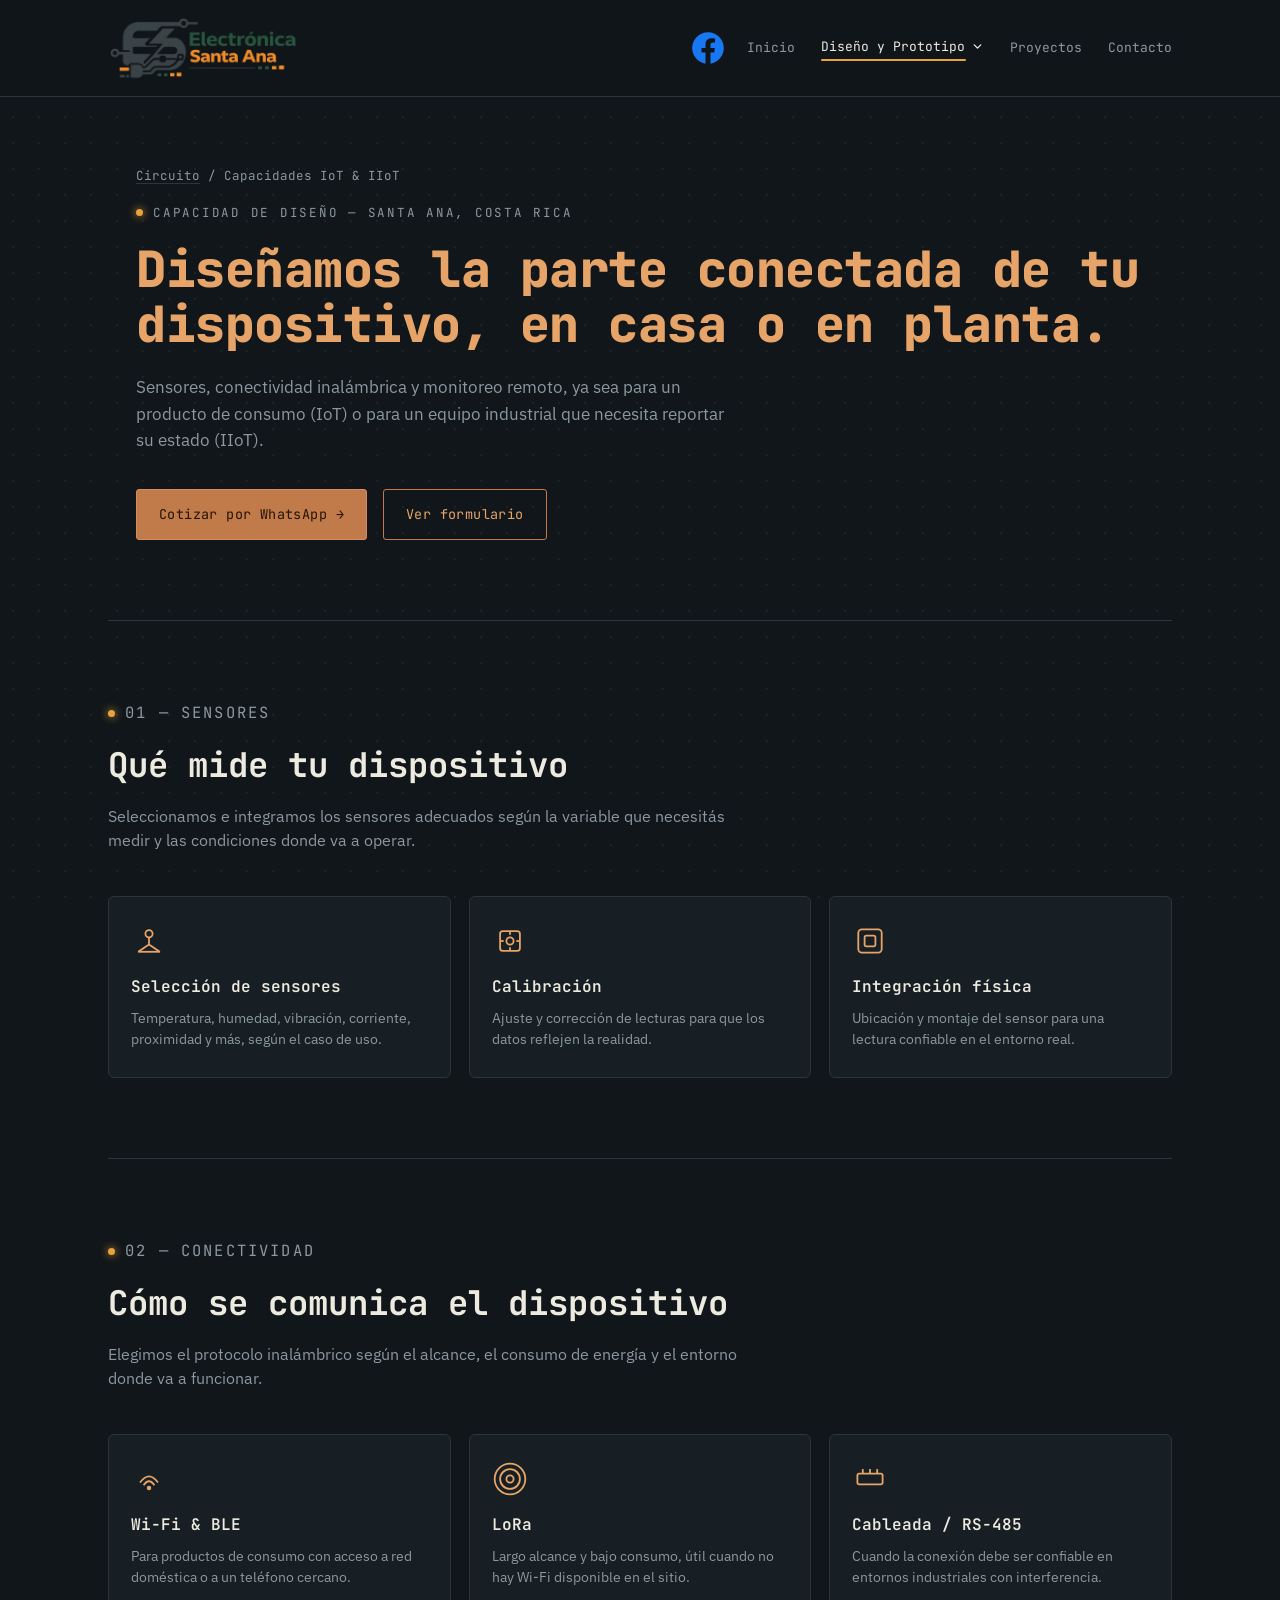
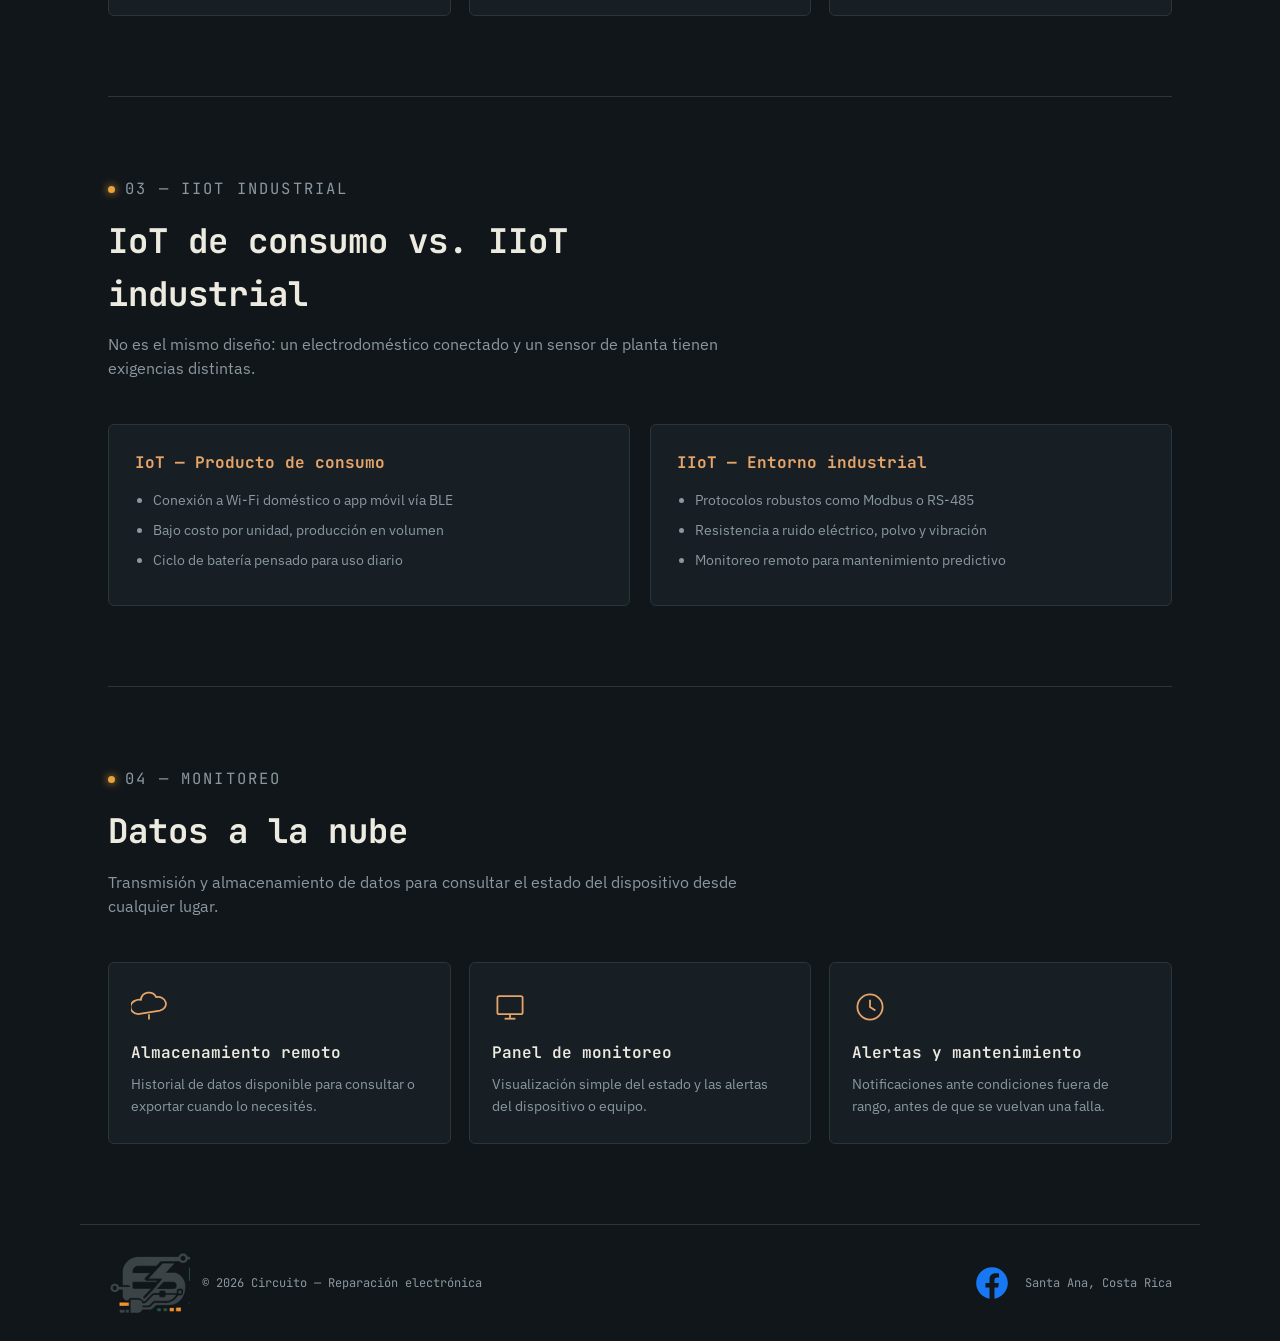
<file: iot-capabilities.html>
<!DOCTYPE html>
<html lang="es">
<head>
<!-- Google tag (gtag.js) -->
<script async src="https://www.googletagmanager.com/gtag/js?id=G-CTLJPNHBLH"></script>
<script>
  window.dataLayer = window.dataLayer || [];
  function gtag(){dataLayer.push(arguments);}
  gtag('js', new Date());

  gtag('config', 'G-CTLJPNHBLH');
</script>
<meta charset="UTF-8">
<link rel="icon" type="image/svg+xml" href="favicon.svg">
<link rel="icon" type="image/png" sizes="32x32" href="favicon-32x32.png">
<link rel="icon" type="image/png" sizes="16x16" href="favicon-16x16.png">
<link rel="apple-touch-icon" sizes="180x180" href="apple-touch-icon.png">
<link rel="shortcut icon" href="favicon.ico">
<meta name="viewport" content="width=device-width, initial-scale=1.0">
<title>Capacidades de Diseño IoT e IIoT | Circuito, Santa Ana CR</title>
<meta name="description" content="Diseñamos electrónica IoT e IIoT: sensores, conectividad inalámbrica y monitoreo remoto para dispositivos domésticos e industriales. Santa Ana, Costa Rica.">
<meta name="keywords" content="diseño IoT Costa Rica, diseño IIoT, sensores industriales, conectividad inalámbrica, monitoreo remoto, Santa Ana electrónica">
<meta name="author" content="Circuito">
<meta name="robots" content="index, follow">
<link rel="canonical" href="https://circuito.cr/iot-capabilities.html">

<meta property="og:type" content="website">
<meta property="og:url" content="https://circuito.cr/iot-capabilities.html">
<meta property="og:title" content="Capacidades de Diseño IoT e IIoT | Circuito">
<meta property="og:description" content="Sensores, conectividad inalámbrica y monitoreo remoto para dispositivos domésticos e industriales. Santa Ana, Costa Rica.">
<meta property="og:image" content="https://circuito.cr/og-image.jpg">
<meta property="og:locale" content="es_CR">

<meta name="twitter:card" content="summary_large_image">
<meta name="twitter:title" content="Capacidades de Diseño IoT e IIoT | Circuito">
<meta name="twitter:description" content="Sensores, conectividad inalámbrica y monitoreo remoto para dispositivos domésticos e industriales.">
<meta name="twitter:image" content="https://circuito.cr/og-image.jpg">

<link rel="preconnect" href="https://fonts.googleapis.com">
<link rel="preconnect" href="https://fonts.gstatic.com" crossorigin>
<link href="https://fonts.googleapis.com/css2?family=JetBrains+Mono:wght@400;500;700;800&family=IBM+Plex+Sans:wght@400;500;600&display=swap" rel="stylesheet">

<script type="application/ld+json">
{
  "@context": "https://schema.org",
  "@type": "Service",
  "serviceType": "Diseño de electrónica IoT e IIoT",
  "provider": {
    "@type": "ElectronicsStore",
    "name": "Circuito",
    "telephone": "+506-6324-9284",
    "email": "kees.hessels@gmail.com",
    "address": {
      "@type": "PostalAddress",
      "streetAddress": "Santa Ana Centro, a par de la Pops, casa dos altos, portón negro",
      "addressLocality": "Santa Ana",
      "addressRegion": "San José",
      "addressCountry": "CR"
    }
  },
  "areaServed": {
    "@type": "City",
    "name": "Santa Ana, Costa Rica"
  },
  "description": "Diseño de sensores, conectividad inalámbrica y monitoreo remoto para dispositivos IoT domésticos e IIoT industriales."
}
</script>

<style>
  :root{
    --bg:#11161a;
    --panel:#171f24;
    --line:#2a353c;
    --copper:#c17a4a;
    --copper-bright:#e6a468;
    --green-bright:#49b98c;
    --cream:#edeae0;
    --muted:#8b98a0;
    --amber:#e8a33d;
    --mono: 'JetBrains Mono', monospace;
    --sans: 'IBM Plex Sans', sans-serif;
  }
  *{box-sizing:border-box;}
  html{scroll-behavior:smooth;}
  @media (prefers-reduced-motion: reduce){
    html{scroll-behavior:auto;}
    *{animation-duration:0.001ms !important; animation-iteration-count:1 !important; transition-duration:0.001ms !important;}
  }
  body{
    margin:0; background:var(--bg); color:var(--cream); font-family:var(--sans);
    line-height:1.55; -webkit-font-smoothing:antialiased;
  }
  a{color:inherit;}
  img,svg{display:block;max-width:100%;}
  body::before{
    content:""; position:fixed; inset:0;
    background-image: radial-gradient(circle, rgba(139,152,160,0.10) 1px, transparent 1px);
    background-size: 26px 26px; pointer-events:none; z-index:0;
  }
  .wrap{max-width:1120px; margin:0 auto; padding:0 28px; position:relative; z-index:1;}
  .eyebrow{
    font-family:var(--mono); font-size:12.5px; letter-spacing:0.14em; text-transform:uppercase;
    color:var(--muted); display:flex; align-items:center; gap:10px;
  }
  .eyebrow::before{
    content:""; width:7px; height:7px; border-radius:50%;
    background:var(--amber); box-shadow:0 0 8px var(--amber); flex:none;
  }

  .hero{padding:72px 28px 80px;}
  .hero h1{
    font-family:var(--mono); font-weight:800; color:var(--copper-bright);
    font-size:clamp(30px,5vw,50px); line-height:1.1; margin:20px 0 0; letter-spacing:-0.01em;
  }
  .hero p.lede{font-size:17px; color:var(--muted); max-width:600px; margin:22px 0 36px;}
  .cta-row{display:flex; gap:16px; flex-wrap:wrap;}
  .btn{
    font-family:var(--mono); font-size:13.5px; letter-spacing:0.03em; padding:14px 22px;
    text-decoration:none; display:inline-flex; align-items:center; gap:10px; border-radius:3px;
    border:1px solid transparent; transition:transform .15s ease, background .15s ease;
  }
  .btn:focus-visible{outline:2px solid var(--amber); outline-offset:3px;}
  .btn-copper{background:var(--copper); color:#241505; border-color:#d68d5e;}
  .btn-copper:hover{background:#cf8a57; transform:translateY(-1px);}
  .btn-ghost{background:transparent; color:var(--copper-bright); border-color:var(--copper);}
  .btn-ghost:hover{background:rgba(193,122,74,0.12); transform:translateY(-1px);}

  section{padding:80px 0; border-top:1px solid var(--line); scroll-margin-top:84px;}
  .section-head{max-width:640px; margin-bottom:44px;}
  .section-head h2{font-family:var(--mono); font-size:clamp(24px,3.4vw,34px); margin:14px 0 12px; font-weight:700;}
  .section-head p{color:var(--muted); font-size:15.5px; margin:0;}

  .grid{display:grid; grid-template-columns:repeat(auto-fit, minmax(230px,1fr)); gap:18px;}
  .card{
    background:var(--panel); border:1px solid var(--line); border-radius:6px; padding:26px 22px;
    transition:transform .18s ease, border-color .18s ease;
  }
  .card:hover{transform:translateY(-3px); border-color:var(--copper-bright);}
  .card .icon{width:36px; height:36px; margin-bottom:16px; color:var(--copper-bright);}
  .card h3{font-family:var(--mono); font-size:16px; margin:0 0 8px; font-weight:600;}
  .card p{font-size:14px; color:var(--muted); margin:0;}

  .compare{display:grid; grid-template-columns:repeat(auto-fit,minmax(280px,1fr)); gap:20px;}
  .compare .col{background:var(--panel); border:1px solid var(--line); border-radius:6px; padding:26px;}
  .compare .col h3{font-family:var(--mono); color:var(--copper-bright); font-size:16px; margin:0 0 14px;}
  .compare .col ul{margin:0; padding-left:18px; font-size:14px; color:var(--muted);}
  .compare .col li{margin-bottom:8px;}
</style>
<link rel="stylesheet" href="site-shared.css">
</head>
<body data-page="iot">
<script src="nav.js"></script>

<main class="wrap">

  <section class="hero" style="border-top:none; padding-top:56px;">
    <p class="breadcrumb"><a href="index.html">Circuito</a> / Capacidades IoT &amp; IIoT</p>
    <p class="eyebrow" style="margin-top:18px;">Capacidad de diseño — Santa Ana, Costa Rica</p>
    <h1>Diseñamos la parte conectada de tu dispositivo, en casa o en planta.</h1>
    <p class="lede">Sensores, conectividad inalámbrica y monitoreo remoto, ya sea para un producto de consumo (IoT) o para un equipo industrial que necesita reportar su estado (IIoT).</p>
    <div class="cta-row">
      <a class="btn btn-copper" href="https://wa.me/50663249284?text=Hola%2C%20quiero%20cotizar%20un%20diseño%20IoT%2FIIoT." target="_blank" rel="noopener">Cotizar por WhatsApp →</a>
      <a class="btn btn-ghost" href="contacto.html">Ver formulario</a>
    </div>
  </section>

  <section id="sensores">
    <div class="section-head">
      <p class="eyebrow">01 — Sensores</p>
      <h2>Qué mide tu dispositivo</h2>
      <p>Seleccionamos e integramos los sensores adecuados según la variable que necesitás medir y las condiciones donde va a operar.</p>
    </div>
    <div class="grid">
      <div class="card">
        <svg class="icon" viewBox="0 0 40 40" fill="none" stroke="currentColor" stroke-width="2"><circle cx="20" cy="12" r="4"/><line x1="20" y1="16" x2="20" y2="24"/><line x1="8" y1="32" x2="32" y2="32"/><line x1="20" y1="24" x2="8" y2="32"/><line x1="20" y1="24" x2="32" y2="32"/></svg>
        <h3>Selección de sensores</h3>
        <p>Temperatura, humedad, vibración, corriente, proximidad y más, según el caso de uso.</p>
      </div>
      <div class="card">
        <svg class="icon" viewBox="0 0 40 40" fill="none" stroke="currentColor" stroke-width="2"><rect x="9" y="9" width="22" height="22" rx="3"/><circle cx="20" cy="20" r="4"/><line x1="20" y1="9" x2="20" y2="13"/><line x1="20" y1="27" x2="20" y2="31"/><line x1="9" y1="20" x2="13" y2="20"/><line x1="27" y1="20" x2="31" y2="20"/></svg>
        <h3>Calibración</h3>
        <p>Ajuste y corrección de lecturas para que los datos reflejen la realidad.</p>
      </div>
      <div class="card">
        <svg class="icon" viewBox="0 0 40 40" fill="none" stroke="currentColor" stroke-width="2"><rect x="7" y="7" width="26" height="26" rx="4"/><rect x="14" y="14" width="12" height="12" rx="2"/></svg>
        <h3>Integración física</h3>
        <p>Ubicación y montaje del sensor para una lectura confiable en el entorno real.</p>
      </div>
    </div>
  </section>

  <section id="conectividad">
    <div class="section-head">
      <p class="eyebrow">02 — Conectividad</p>
      <h2>Cómo se comunica el dispositivo</h2>
      <p>Elegimos el protocolo inalámbrico según el alcance, el consumo de energía y el entorno donde va a funcionar.</p>
    </div>
    <div class="grid">
      <div class="card">
        <svg class="icon" viewBox="0 0 40 40" fill="none" stroke="currentColor" stroke-width="2"><path d="M10 24 Q20 10 30 24" /><path d="M14 27 Q20 18 26 27"/><circle cx="20" cy="30" r="2.5" fill="currentColor" stroke="none"/></svg>
        <h3>Wi-Fi &amp; BLE</h3>
        <p>Para productos de consumo con acceso a red doméstica o a un teléfono cercano.</p>
      </div>
      <div class="card">
        <svg class="icon" viewBox="0 0 40 40" fill="none" stroke="currentColor" stroke-width="2"><circle cx="20" cy="20" r="4"/><circle cx="20" cy="20" r="11"/><circle cx="20" cy="20" r="17"/></svg>
        <h3>LoRa</h3>
        <p>Largo alcance y bajo consumo, útil cuando no hay Wi-Fi disponible en el sitio.</p>
      </div>
      <div class="card">
        <svg class="icon" viewBox="0 0 40 40" fill="none" stroke="currentColor" stroke-width="2"><rect x="6" y="14" width="28" height="12" rx="2"/><line x1="12" y1="14" x2="12" y2="9"/><line x1="20" y1="14" x2="20" y2="9"/><line x1="28" y1="14" x2="28" y2="9"/></svg>
        <h3>Cableada / RS-485</h3>
        <p>Cuando la conexión debe ser confiable en entornos industriales con interferencia.</p>
      </div>
    </div>
  </section>

  <section id="industrial">
    <div class="section-head">
      <p class="eyebrow">03 — IIoT industrial</p>
      <h2>IoT de consumo vs. IIoT industrial</h2>
      <p>No es el mismo diseño: un electrodoméstico conectado y un sensor de planta tienen exigencias distintas.</p>
    </div>
    <div class="compare">
      <div class="col">
        <h3>IoT — Producto de consumo</h3>
        <ul>
          <li>Conexión a Wi-Fi doméstico o app móvil vía BLE</li>
          <li>Bajo costo por unidad, producción en volumen</li>
          <li>Ciclo de batería pensado para uso diario</li>
        </ul>
      </div>
      <div class="col">
        <h3>IIoT — Entorno industrial</h3>
        <ul>
          <li>Protocolos robustos como Modbus o RS-485</li>
          <li>Resistencia a ruido eléctrico, polvo y vibración</li>
          <li>Monitoreo remoto para mantenimiento predictivo</li>
        </ul>
      </div>
    </div>
  </section>

  <section id="nube">
    <div class="section-head">
      <p class="eyebrow">04 — Monitoreo</p>
      <h2>Datos a la nube</h2>
      <p>Transmisión y almacenamiento de datos para consultar el estado del dispositivo desde cualquier lugar.</p>
    </div>
    <div class="grid">
      <div class="card">
        <svg class="icon" viewBox="0 0 40 40" fill="none" stroke="currentColor" stroke-width="2"><path d="M8 28 a10 8 0 0 1 3-16 a9 9 0 0 1 17-3 a8 7 0 0 1 4 15 Z"/><line x1="20" y1="28" x2="20" y2="34"/></svg>
        <h3>Almacenamiento remoto</h3>
        <p>Historial de datos disponible para consultar o exportar cuando lo necesités.</p>
      </div>
      <div class="card">
        <svg class="icon" viewBox="0 0 40 40" fill="none" stroke="currentColor" stroke-width="2"><rect x="6" y="8" width="28" height="20" rx="2"/><line x1="14" y1="33" x2="26" y2="33"/><line x1="20" y1="28" x2="20" y2="33"/></svg>
        <h3>Panel de monitoreo</h3>
        <p>Visualización simple del estado y las alertas del dispositivo o equipo.</p>
      </div>
      <div class="card">
        <svg class="icon" viewBox="0 0 40 40" fill="none" stroke="currentColor" stroke-width="2"><circle cx="20" cy="20" r="14"/><path d="M20 12 L20 20 L26 24"/></svg>
        <h3>Alertas y mantenimiento</h3>
        <p>Notificaciones ante condiciones fuera de rango, antes de que se vuelvan una falla.</p>
      </div>
    </div>
  </section>

</main>

<script src="footer.js"></script>
</body>
</html>
</file>
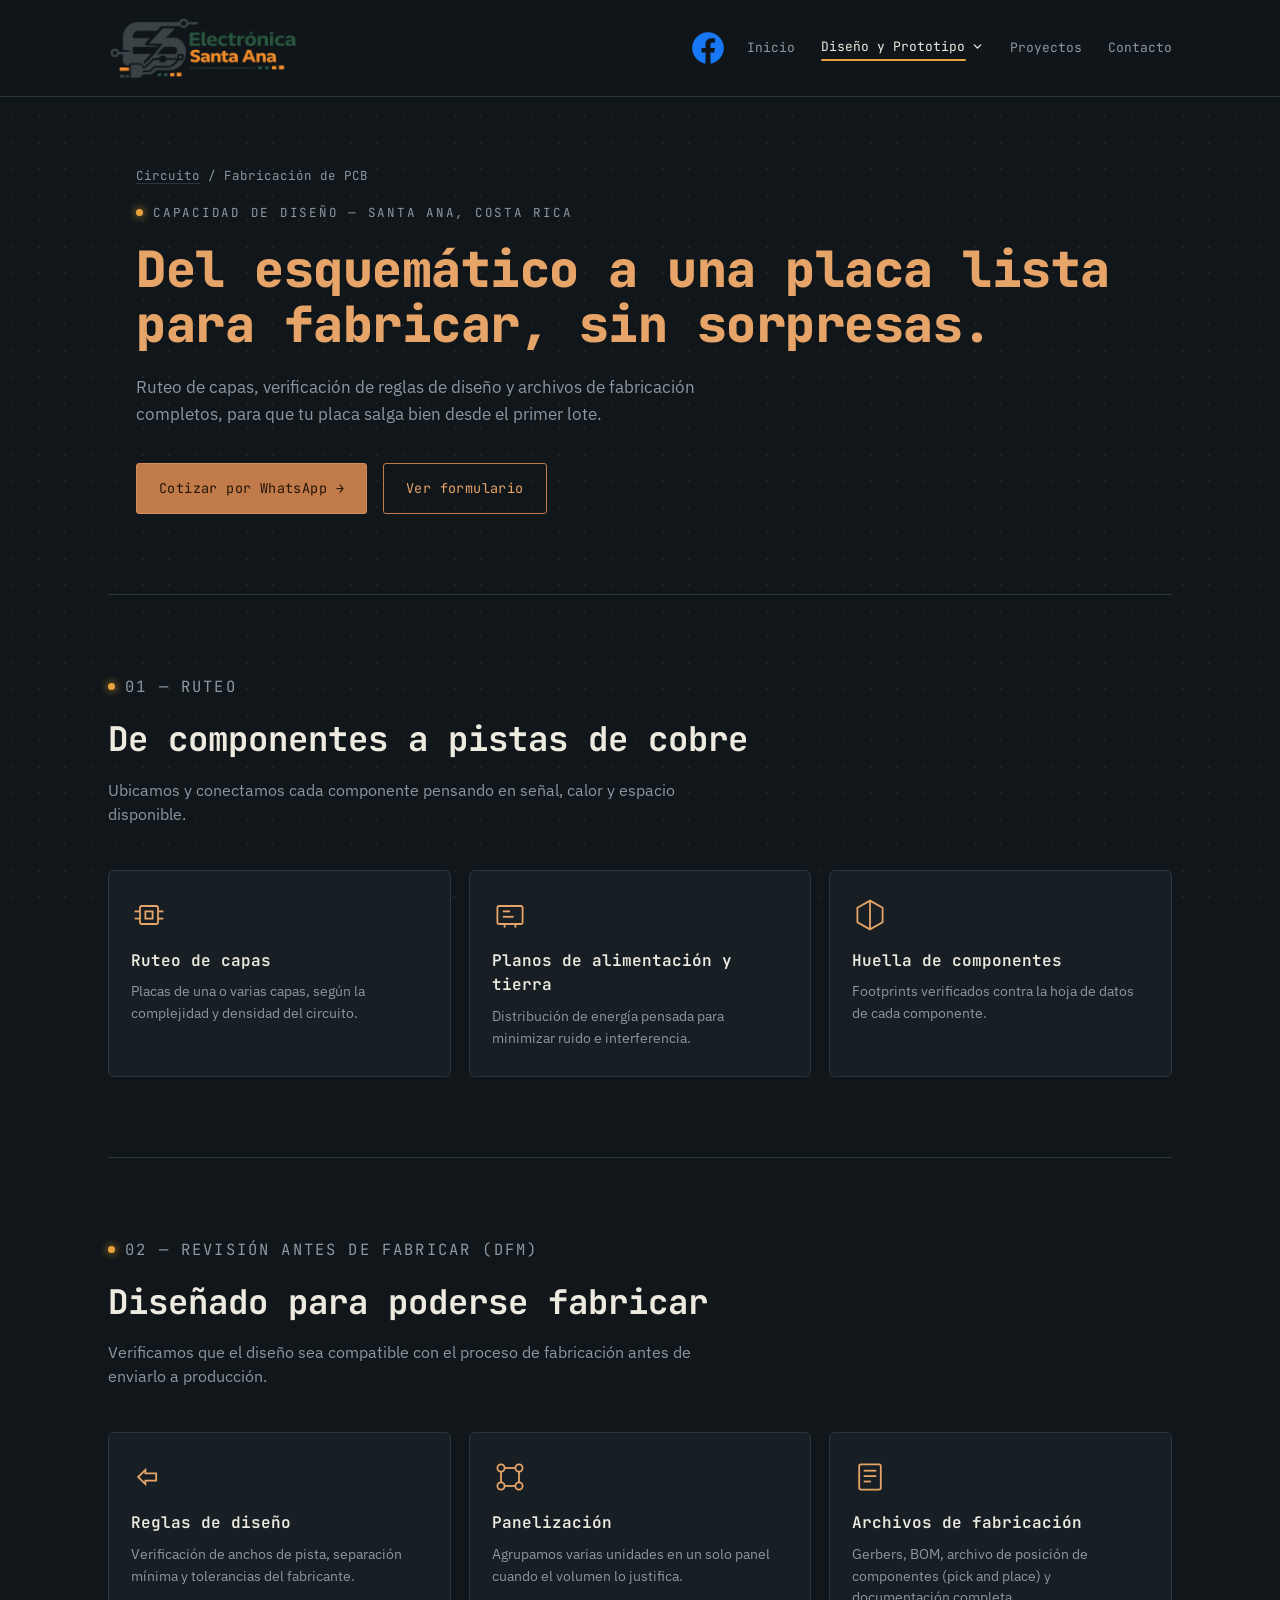
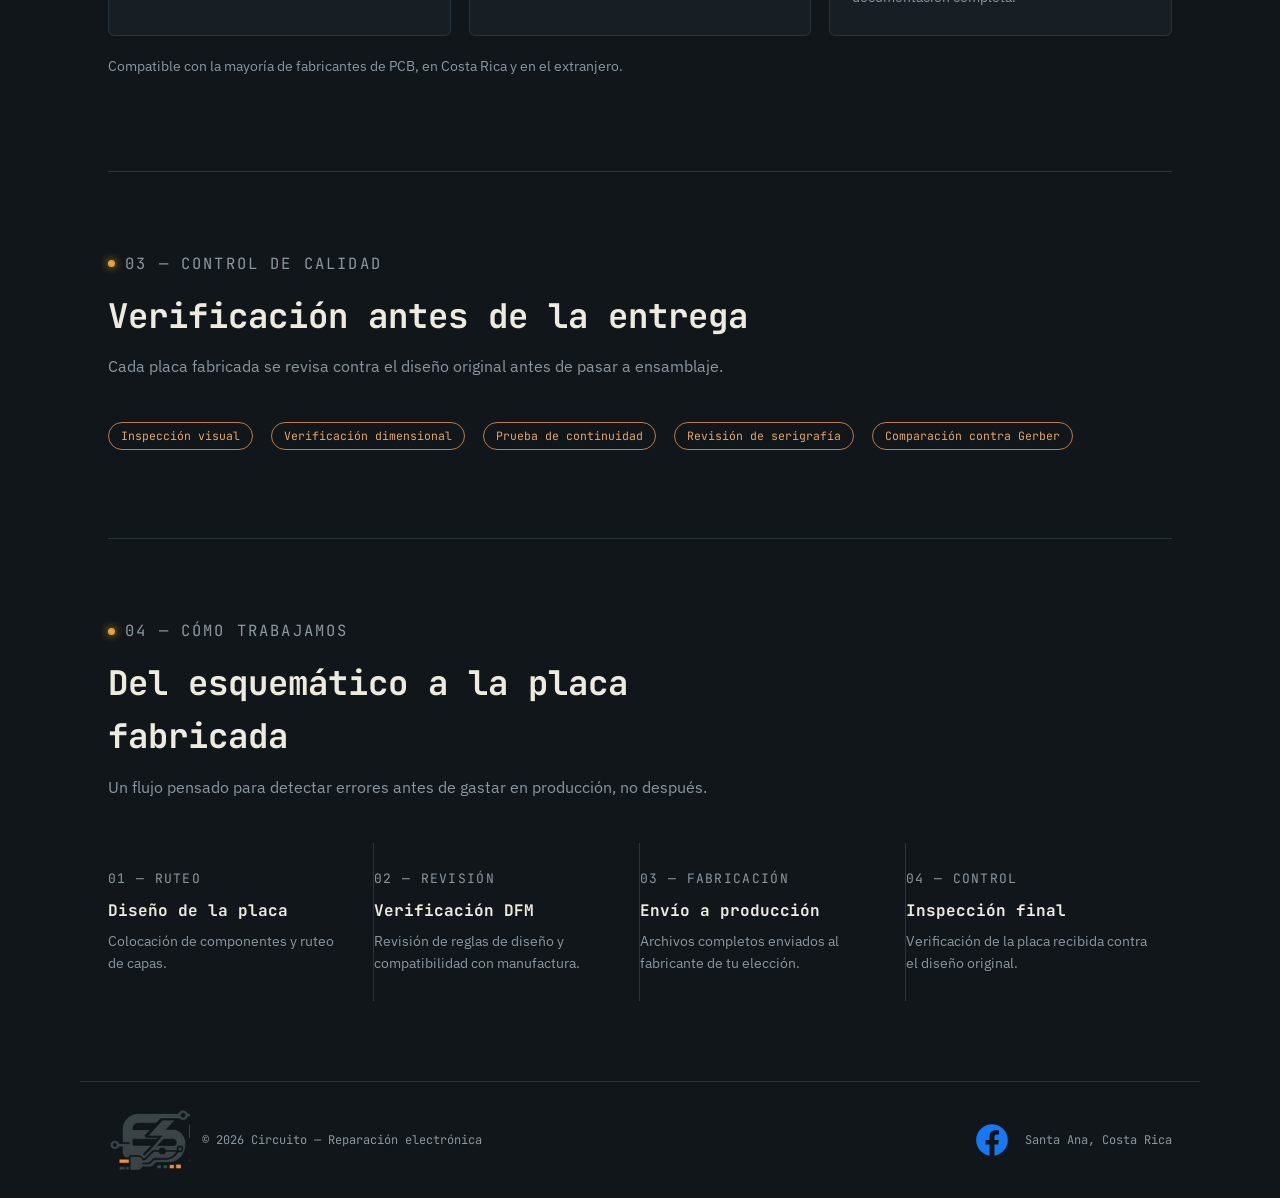
<file: pcb-fabrication.html>
<!DOCTYPE html>
<html lang="es">
<head>
<!-- Google tag (gtag.js) -->
<script async src="https://www.googletagmanager.com/gtag/js?id=G-CTLJPNHBLH"></script>
<script>
  window.dataLayer = window.dataLayer || [];
  function gtag(){dataLayer.push(arguments);}
  gtag('js', new Date());

  gtag('config', 'G-CTLJPNHBLH');
</script>
<meta charset="UTF-8">
<link rel="icon" type="image/svg+xml" href="favicon.svg">
<link rel="icon" type="image/png" sizes="32x32" href="favicon-32x32.png">
<link rel="icon" type="image/png" sizes="16x16" href="favicon-16x16.png">
<link rel="apple-touch-icon" sizes="180x180" href="apple-touch-icon.png">
<link rel="shortcut icon" href="favicon.ico">
<meta name="viewport" content="width=device-width, initial-scale=1.0">
<title>Fabricación de PCB | Ruteo y Archivos de Manufactura — Circuito, Santa Ana CR</title>
<meta name="description" content="Ruteo de capas, revisión de reglas de diseño y preparación de archivos Gerber para fabricar tu placa sin errores costosos. Santa Ana, Costa Rica.">
<meta name="keywords" content="fabricación de PCB Costa Rica, ruteo de placas, archivos Gerber, DFM, manufactura electrónica Santa Ana">
<meta name="author" content="Circuito">
<meta name="robots" content="index, follow">
<link rel="canonical" href="https://circuito.cr/pcb-fabrication.html">

<meta property="og:type" content="website">
<meta property="og:url" content="https://circuito.cr/pcb-fabrication.html">
<meta property="og:title" content="Fabricación de PCB | Circuito">
<meta property="og:description" content="Ruteo de capas, revisión de reglas de diseño y archivos Gerber listos para fabricar. Santa Ana, Costa Rica.">
<meta property="og:image" content="https://circuito.cr/og-image.jpg">
<meta property="og:locale" content="es_CR">

<meta name="twitter:card" content="summary_large_image">
<meta name="twitter:title" content="Fabricación de PCB | Circuito">
<meta name="twitter:description" content="Ruteo de capas, revisión de reglas de diseño y archivos Gerber listos para fabricar.">
<meta name="twitter:image" content="https://circuito.cr/og-image.jpg">

<link rel="preconnect" href="https://fonts.googleapis.com">
<link rel="preconnect" href="https://fonts.gstatic.com" crossorigin>
<link href="https://fonts.googleapis.com/css2?family=JetBrains+Mono:wght@400;500;700;800&family=IBM+Plex+Sans:wght@400;500;600&display=swap" rel="stylesheet">

<script type="application/ld+json">
{
  "@context": "https://schema.org",
  "@type": "Service",
  "serviceType": "Fabricación y ruteo de placas PCB",
  "provider": {
    "@type": "ElectronicsStore",
    "name": "Circuito",
    "telephone": "+506-6324-9284",
    "email": "kees.hessels@gmail.com",
    "address": {
      "@type": "PostalAddress",
      "streetAddress": "Santa Ana Centro, a par de la Pops, casa dos altos, portón negro",
      "addressLocality": "Santa Ana",
      "addressRegion": "San José",
      "addressCountry": "CR"
    }
  },
  "areaServed": {
    "@type": "City",
    "name": "Santa Ana, Costa Rica"
  },
  "description": "Ruteo de capas, revisión de reglas de diseño (DFM) y preparación de archivos de fabricación para placas PCB."
}
</script>

<style>
  :root{
    --bg:#11161a;
    --panel:#171f24;
    --line:#2a353c;
    --copper:#c17a4a;
    --copper-bright:#e6a468;
    --green-bright:#49b98c;
    --cream:#edeae0;
    --muted:#8b98a0;
    --amber:#e8a33d;
    --mono: 'JetBrains Mono', monospace;
    --sans: 'IBM Plex Sans', sans-serif;
  }
  *{box-sizing:border-box;}
  html{scroll-behavior:smooth;}
  @media (prefers-reduced-motion: reduce){
    html{scroll-behavior:auto;}
    *{animation-duration:0.001ms !important; animation-iteration-count:1 !important; transition-duration:0.001ms !important;}
  }
  body{
    margin:0; background:var(--bg); color:var(--cream); font-family:var(--sans);
    line-height:1.55; -webkit-font-smoothing:antialiased;
  }
  a{color:inherit;}
  img,svg{display:block;max-width:100%;}
  body::before{
    content:""; position:fixed; inset:0;
    background-image: radial-gradient(circle, rgba(139,152,160,0.10) 1px, transparent 1px);
    background-size: 26px 26px; pointer-events:none; z-index:0;
  }
  .wrap{max-width:1120px; margin:0 auto; padding:0 28px; position:relative; z-index:1;}
  .eyebrow{
    font-family:var(--mono); font-size:12.5px; letter-spacing:0.14em; text-transform:uppercase;
    color:var(--muted); display:flex; align-items:center; gap:10px;
  }
  .eyebrow::before{
    content:""; width:7px; height:7px; border-radius:50%;
    background:var(--amber); box-shadow:0 0 8px var(--amber); flex:none;
  }

  .hero{padding:72px 28px 80px;}
  .hero h1{
    font-family:var(--mono); font-weight:800; color:var(--copper-bright);
    font-size:clamp(30px,5vw,50px); line-height:1.1; margin:20px 0 0; letter-spacing:-0.01em;
  }
  .hero p.lede{font-size:17px; color:var(--muted); max-width:600px; margin:22px 0 36px;}
  .cta-row{display:flex; gap:16px; flex-wrap:wrap;}
  .btn{
    font-family:var(--mono); font-size:13.5px; letter-spacing:0.03em; padding:14px 22px;
    text-decoration:none; display:inline-flex; align-items:center; gap:10px; border-radius:3px;
    border:1px solid transparent; transition:transform .15s ease, background .15s ease;
  }
  .btn:focus-visible{outline:2px solid var(--amber); outline-offset:3px;}
  .btn-copper{background:var(--copper); color:#241505; border-color:#d68d5e;}
  .btn-copper:hover{background:#cf8a57; transform:translateY(-1px);}
  .btn-ghost{background:transparent; color:var(--copper-bright); border-color:var(--copper);}
  .btn-ghost:hover{background:rgba(193,122,74,0.12); transform:translateY(-1px);}

  section{padding:80px 0; border-top:1px solid var(--line); scroll-margin-top:84px;}
  .section-head{max-width:640px; margin-bottom:44px;}
  .section-head h2{font-family:var(--mono); font-size:clamp(24px,3.4vw,34px); margin:14px 0 12px; font-weight:700;}
  .section-head p{color:var(--muted); font-size:15.5px; margin:0;}

  .grid{display:grid; grid-template-columns:repeat(auto-fit, minmax(230px,1fr)); gap:18px;}
  .card{
    background:var(--panel); border:1px solid var(--line); border-radius:6px; padding:26px 22px;
    transition:transform .18s ease, border-color .18s ease;
  }
  .card:hover{transform:translateY(-3px); border-color:var(--copper-bright);}
  .card .icon{width:36px; height:36px; margin-bottom:16px; color:var(--copper-bright);}
  .card h3{font-family:var(--mono); font-size:16px; margin:0 0 8px; font-weight:600;}
  .card p{font-size:14px; color:var(--muted); margin:0;}

  .tag{
    display:inline-block; font-family:var(--mono); font-size:11.5px; color:var(--copper-bright);
    border:1px solid var(--copper); border-radius:20px; padding:4px 12px; margin:0 8px 8px 0;
  }

  .steps{display:grid; grid-template-columns:repeat(auto-fit,minmax(220px,1fr)); gap:0;}
  .step{padding:26px 22px 26px 0; border-right:1px solid var(--line);}
  .step:last-child{border-right:none;}
  .step .num{font-family:var(--mono); font-size:13px; color:var(--muted); letter-spacing:0.1em;}
  .step h3{font-family:var(--mono); font-size:16px; margin:10px 0 8px;}
  .step p{font-size:14px; color:var(--muted); margin:0;}
  @media(max-width:760px){ .step{border-right:none; border-bottom:1px solid var(--line); padding:22px 0;} }
</style>
<link rel="stylesheet" href="site-shared.css">
</head>
<body data-page="pcb-fabrication">
<script src="nav.js"></script>

<main class="wrap">

  <section class="hero" style="border-top:none; padding-top:56px;">
    <p class="breadcrumb"><a href="index.html">Circuito</a> / Fabricación de PCB</p>
    <p class="eyebrow" style="margin-top:18px;">Capacidad de diseño — Santa Ana, Costa Rica</p>
    <h1>Del esquemático a una placa lista para fabricar, sin sorpresas.</h1>
    <p class="lede">Ruteo de capas, verificación de reglas de diseño y archivos de fabricación completos, para que tu placa salga bien desde el primer lote.</p>
    <div class="cta-row">
      <a class="btn btn-copper" href="https://wa.me/50663249284?text=Hola%2C%20quiero%20cotizar%20la%20fabricación%20de%20una%20placa%20PCB." target="_blank" rel="noopener">Cotizar por WhatsApp →</a>
      <a class="btn btn-ghost" href="contacto.html">Ver formulario</a>
    </div>
  </section>

  <section id="ruteo">
    <div class="section-head">
      <p class="eyebrow">01 — Ruteo</p>
      <h2>De componentes a pistas de cobre</h2>
      <p>Ubicamos y conectamos cada componente pensando en señal, calor y espacio disponible.</p>
    </div>
    <div class="grid">
      <div class="card">
        <svg class="icon" viewBox="0 0 40 40" fill="none" stroke="currentColor" stroke-width="2"><rect x="10" y="10" width="20" height="20" rx="2"/><rect x="16" y="16" width="8" height="8"/><line x1="10" y1="16" x2="4" y2="16"/><line x1="10" y1="24" x2="4" y2="24"/><line x1="30" y1="16" x2="36" y2="16"/><line x1="30" y1="24" x2="36" y2="24"/></svg>
        <h3>Ruteo de capas</h3>
        <p>Placas de una o varias capas, según la complejidad y densidad del circuito.</p>
      </div>
      <div class="card">
        <svg class="icon" viewBox="0 0 40 40" fill="none" stroke="currentColor" stroke-width="2"><rect x="6" y="10" width="28" height="20" rx="2"/><line x1="14" y1="30" x2="14" y2="34"/><line x1="26" y1="30" x2="26" y2="34"/><line x1="12" y1="16" x2="20" y2="16"/><line x1="12" y1="22" x2="24" y2="22"/></svg>
        <h3>Planos de alimentación y tierra</h3>
        <p>Distribución de energía pensada para minimizar ruido e interferencia.</p>
      </div>
      <div class="card">
        <svg class="icon" viewBox="0 0 40 40" fill="none" stroke="currentColor" stroke-width="2"><path d="M20 4 L34 12 L34 28 L20 36 L6 28 L6 12 Z"/><line x1="20" y1="4" x2="20" y2="36"/></svg>
        <h3>Huella de componentes</h3>
        <p>Footprints verificados contra la hoja de datos de cada componente.</p>
      </div>
    </div>
  </section>

  <section id="dfm">
    <div class="section-head">
      <p class="eyebrow">02 — Revisión antes de fabricar (DFM)</p>
      <h2>Diseñado para poderse fabricar</h2>
      <p>Verificamos que el diseño sea compatible con el proceso de fabricación antes de enviarlo a producción.</p>
    </div>
    <div class="grid">
      <div class="card">
        <svg class="icon" viewBox="0 0 40 40" fill="none" stroke="currentColor" stroke-width="2"><path d="M8 20 L16 12 L16 16 L28 16 L28 24 L16 24 L16 28 Z"/></svg>
        <h3>Reglas de diseño</h3>
        <p>Verificación de anchos de pista, separación mínima y tolerancias del fabricante.</p>
      </div>
      <div class="card">
        <svg class="icon" viewBox="0 0 40 40" fill="none" stroke="currentColor" stroke-width="2"><circle cx="10" cy="10" r="4"/><circle cx="30" cy="10" r="4"/><circle cx="10" cy="30" r="4"/><circle cx="30" cy="30" r="4"/><line x1="14" y1="10" x2="26" y2="10"/><line x1="10" y1="14" x2="10" y2="26"/><line x1="30" y1="14" x2="30" y2="26"/><line x1="14" y1="30" x2="26" y2="30"/></svg>
        <h3>Panelización</h3>
        <p>Agrupamos varias unidades en un solo panel cuando el volumen lo justifica.</p>
      </div>
      <div class="card">
        <svg class="icon" viewBox="0 0 40 40" fill="none" stroke="currentColor" stroke-width="2"><rect x="8" y="6" width="24" height="28" rx="2"/><line x1="13" y1="13" x2="27" y2="13"/><line x1="13" y1="19" x2="27" y2="19"/><line x1="13" y1="25" x2="21" y2="25"/></svg>
        <h3>Archivos de fabricación</h3>
        <p>Gerbers, BOM, archivo de posición de componentes (pick and place) y documentación completa.</p>
      </div>
    </div>
    <p style="font-size:13.5px; color:var(--muted); margin-top:20px;">Compatible con la mayoría de fabricantes de PCB, en Costa Rica y en el extranjero.</p>
  </section>

  <section id="calidad">
    <div class="section-head">
      <p class="eyebrow">03 — Control de calidad</p>
      <h2>Verificación antes de la entrega</h2>
      <p>Cada placa fabricada se revisa contra el diseño original antes de pasar a ensamblaje.</p>
    </div>
    <div class="taglist" style="display:flex; flex-wrap:wrap; gap:10px;">
      <span class="tag">Inspección visual</span>
      <span class="tag">Verificación dimensional</span>
      <span class="tag">Prueba de continuidad</span>
      <span class="tag">Revisión de serigrafía</span>
      <span class="tag">Comparación contra Gerber</span>
    </div>
  </section>

  <section id="proceso">
    <div class="section-head">
      <p class="eyebrow">04 — Cómo trabajamos</p>
      <h2>Del esquemático a la placa fabricada</h2>
      <p>Un flujo pensado para detectar errores antes de gastar en producción, no después.</p>
    </div>
    <div class="steps">
      <div class="step">
        <div class="num">01 — RUTEO</div>
        <h3>Diseño de la placa</h3>
        <p>Colocación de componentes y ruteo de capas.</p>
      </div>
      <div class="step">
        <div class="num">02 — REVISIÓN</div>
        <h3>Verificación DFM</h3>
        <p>Revisión de reglas de diseño y compatibilidad con manufactura.</p>
      </div>
      <div class="step">
        <div class="num">03 — FABRICACIÓN</div>
        <h3>Envío a producción</h3>
        <p>Archivos completos enviados al fabricante de tu elección.</p>
      </div>
      <div class="step">
        <div class="num">04 — CONTROL</div>
        <h3>Inspección final</h3>
        <p>Verificación de la placa recibida contra el diseño original.</p>
      </div>
    </div>
  </section>

</main>

<script src="footer.js"></script>
</body>
</html>
</file>
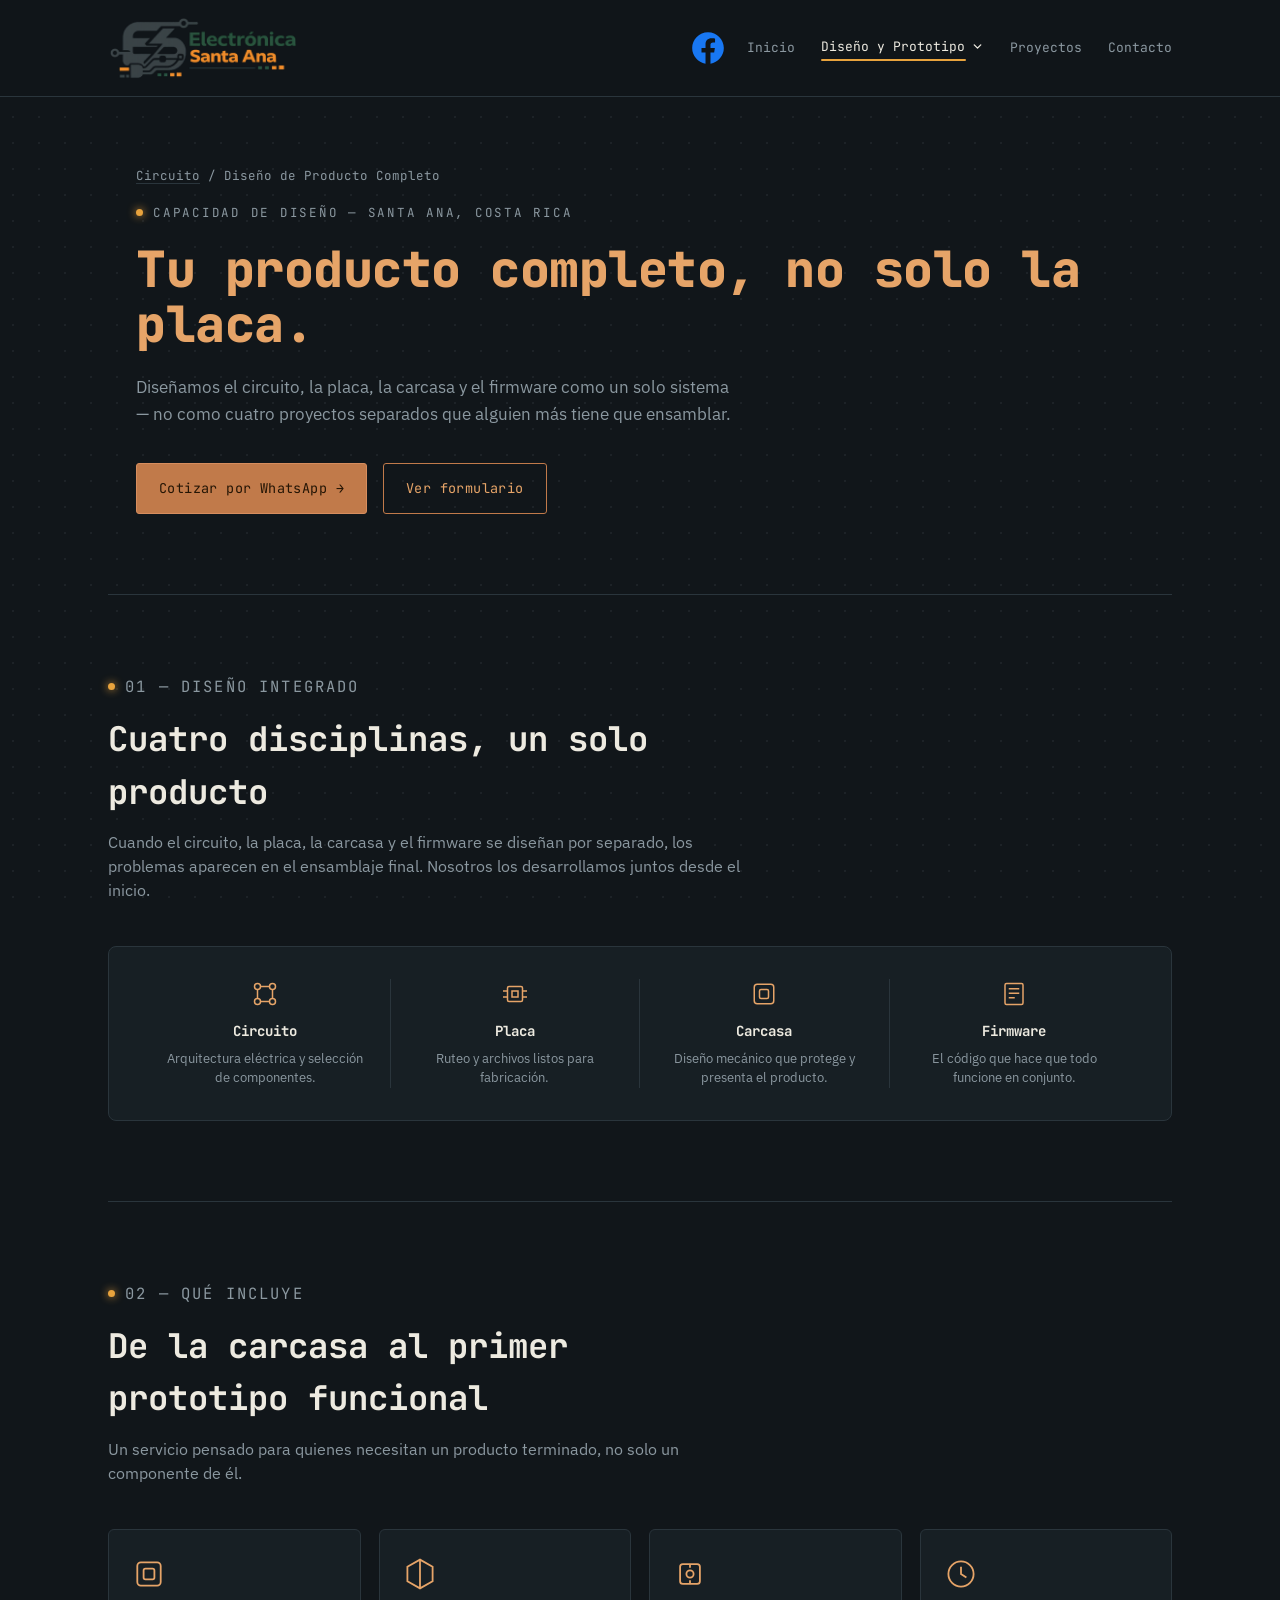
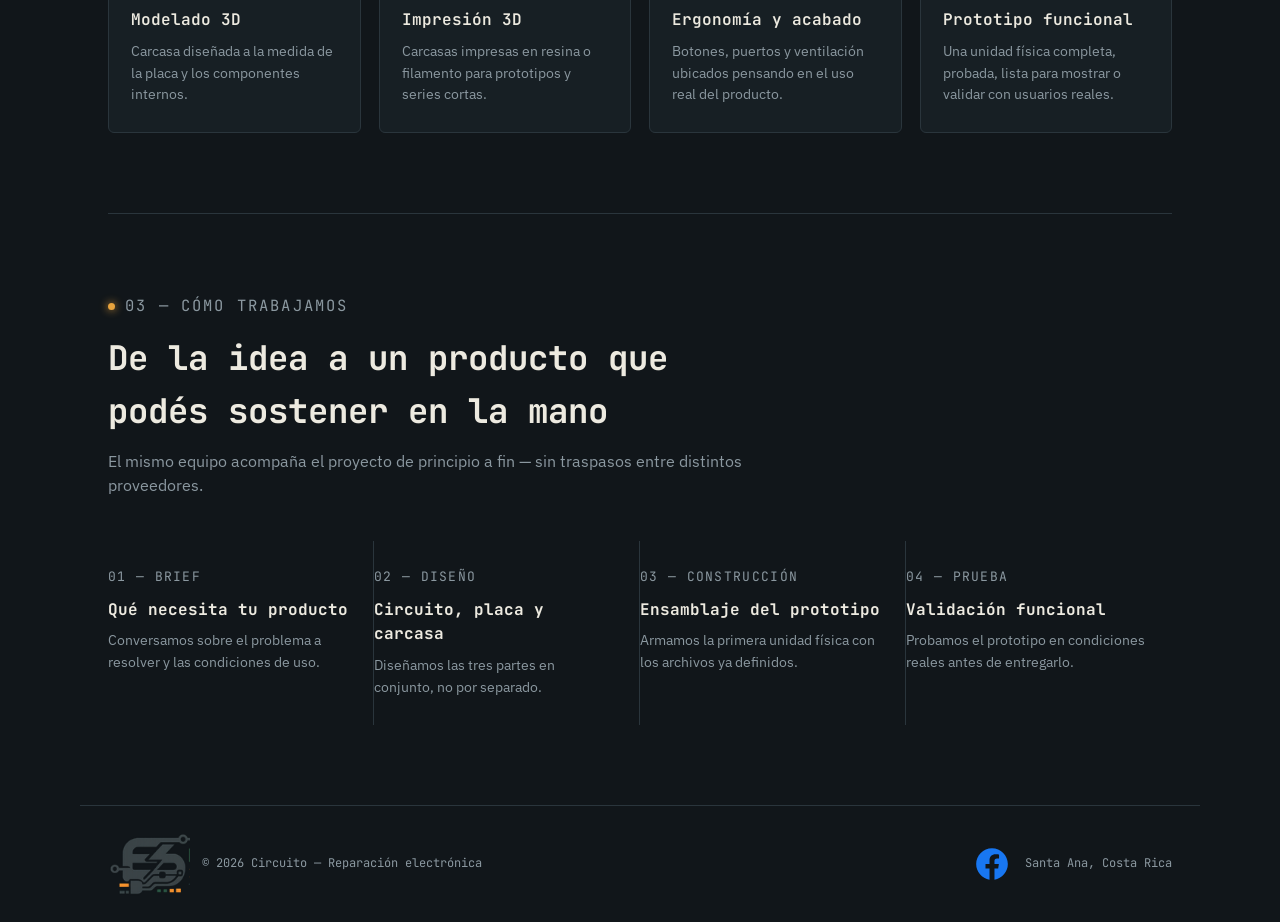
<file: product-design.html>
<!DOCTYPE html>
<html lang="es">
<head>
<!-- Google tag (gtag.js) -->
<script async src="https://www.googletagmanager.com/gtag/js?id=G-CTLJPNHBLH"></script>
<script>
  window.dataLayer = window.dataLayer || [];
  function gtag(){dataLayer.push(arguments);}
  gtag('js', new Date());

  gtag('config', 'G-CTLJPNHBLH');
</script>
<meta charset="UTF-8">
<link rel="icon" type="image/svg+xml" href="favicon.svg">
<link rel="icon" type="image/png" sizes="32x32" href="favicon-32x32.png">
<link rel="icon" type="image/png" sizes="16x16" href="favicon-16x16.png">
<link rel="apple-touch-icon" sizes="180x180" href="apple-touch-icon.png">
<link rel="shortcut icon" href="favicon.ico">
<meta name="viewport" content="width=device-width, initial-scale=1.0">
<title>Diseño de Producto Electrónico Completo | Circuito, Santa Ana CR</title>
<meta name="description" content="Diseñamos tu producto electrónico de punta a punta: circuito, placa, carcasa y firmware como un solo sistema, del boceto al prototipo funcional. Santa Ana, Costa Rica.">
<meta name="keywords" content="diseño de producto electrónico Costa Rica, desarrollo de producto IoT, diseño integral de hardware, prototipado de producto Santa Ana">
<meta name="author" content="Circuito">
<meta name="robots" content="index, follow">
<link rel="canonical" href="https://circuito.cr/product-design.html">

<meta property="og:type" content="website">
<meta property="og:url" content="https://circuito.cr/product-design.html">
<meta property="og:title" content="Diseño de Producto Electrónico Completo | Circuito">
<meta property="og:description" content="Circuito, placa, carcasa y firmware diseñados como un solo sistema, del boceto al prototipo funcional. Santa Ana, Costa Rica.">
<meta property="og:image" content="https://circuito.cr/og-image.jpg">
<meta property="og:locale" content="es_CR">

<meta name="twitter:card" content="summary_large_image">
<meta name="twitter:title" content="Diseño de Producto Electrónico Completo | Circuito">
<meta name="twitter:description" content="Circuito, placa, carcasa y firmware diseñados como un solo sistema, del boceto al prototipo funcional.">
<meta name="twitter:image" content="https://circuito.cr/og-image.jpg">

<link rel="preconnect" href="https://fonts.googleapis.com">
<link rel="preconnect" href="https://fonts.gstatic.com" crossorigin>
<link href="https://fonts.googleapis.com/css2?family=JetBrains+Mono:wght@400;500;700;800&family=IBM+Plex+Sans:wght@400;500;600&display=swap" rel="stylesheet">

<script type="application/ld+json">
{
  "@context": "https://schema.org",
  "@type": "Service",
  "serviceType": "Diseño integral de producto electrónico",
  "provider": {
    "@type": "ElectronicsStore",
    "name": "Circuito",
    "telephone": "+506-6324-9284",
    "email": "kees.hessels@gmail.com",
    "address": {
      "@type": "PostalAddress",
      "streetAddress": "Santa Ana Centro, a par de la Pops, casa dos altos, portón negro",
      "addressLocality": "Santa Ana",
      "addressRegion": "San José",
      "addressCountry": "CR"
    }
  },
  "areaServed": {
    "@type": "City",
    "name": "Santa Ana, Costa Rica"
  },
  "description": "Diseño integral de producto electrónico: circuito, PCB, carcasa y firmware desarrollados como un solo sistema, hasta un prototipo funcional."
}
</script>

<style>
  :root{
    --bg:#11161a;
    --panel:#171f24;
    --line:#2a353c;
    --copper:#c17a4a;
    --copper-bright:#e6a468;
    --green-bright:#49b98c;
    --cream:#edeae0;
    --muted:#8b98a0;
    --amber:#e8a33d;
    --mono: 'JetBrains Mono', monospace;
    --sans: 'IBM Plex Sans', sans-serif;
  }
  *{box-sizing:border-box;}
  html{scroll-behavior:smooth;}
  @media (prefers-reduced-motion: reduce){
    html{scroll-behavior:auto;}
    *{animation-duration:0.001ms !important; animation-iteration-count:1 !important; transition-duration:0.001ms !important;}
  }
  body{
    margin:0; background:var(--bg); color:var(--cream); font-family:var(--sans);
    line-height:1.55; -webkit-font-smoothing:antialiased;
  }
  a{color:inherit;}
  img,svg{display:block;max-width:100%;}
  body::before{
    content:""; position:fixed; inset:0;
    background-image: radial-gradient(circle, rgba(139,152,160,0.10) 1px, transparent 1px);
    background-size: 26px 26px; pointer-events:none; z-index:0;
  }
  .wrap{max-width:1120px; margin:0 auto; padding:0 28px; position:relative; z-index:1;}
  .eyebrow{
    font-family:var(--mono); font-size:12.5px; letter-spacing:0.14em; text-transform:uppercase;
    color:var(--muted); display:flex; align-items:center; gap:10px;
  }
  .eyebrow::before{
    content:""; width:7px; height:7px; border-radius:50%;
    background:var(--amber); box-shadow:0 0 8px var(--amber); flex:none;
  }

  .hero{padding:72px 28px 80px;}
  .hero h1{
    font-family:var(--mono); font-weight:800; color:var(--copper-bright);
    font-size:clamp(30px,5vw,50px); line-height:1.1; margin:20px 0 0; letter-spacing:-0.01em;
  }
  .hero p.lede{font-size:17px; color:var(--muted); max-width:600px; margin:22px 0 36px;}
  .cta-row{display:flex; gap:16px; flex-wrap:wrap;}
  .btn{
    font-family:var(--mono); font-size:13.5px; letter-spacing:0.03em; padding:14px 22px;
    text-decoration:none; display:inline-flex; align-items:center; gap:10px; border-radius:3px;
    border:1px solid transparent; transition:transform .15s ease, background .15s ease;
  }
  .btn:focus-visible{outline:2px solid var(--amber); outline-offset:3px;}
  .btn-copper{background:var(--copper); color:#241505; border-color:#d68d5e;}
  .btn-copper:hover{background:#cf8a57; transform:translateY(-1px);}
  .btn-ghost{background:transparent; color:var(--copper-bright); border-color:var(--copper);}
  .btn-ghost:hover{background:rgba(193,122,74,0.12); transform:translateY(-1px);}

  section{padding:80px 0; border-top:1px solid var(--line); scroll-margin-top:84px;}
  .section-head{max-width:640px; margin-bottom:44px;}
  .section-head h2{font-family:var(--mono); font-size:clamp(24px,3.4vw,34px); margin:14px 0 12px; font-weight:700;}
  .section-head p{color:var(--muted); font-size:15.5px; margin:0;}

  .grid{display:grid; grid-template-columns:repeat(auto-fit, minmax(230px,1fr)); gap:18px;}
  .card{
    background:var(--panel); border:1px solid var(--line); border-radius:6px; padding:26px 22px;
    transition:transform .18s ease, border-color .18s ease;
  }
  .card:hover{transform:translateY(-3px); border-color:var(--copper-bright);}
  .card .icon{width:36px; height:36px; margin-bottom:16px; color:var(--copper-bright);}
  .card h3{font-family:var(--mono); font-size:16px; margin:0 0 8px; font-weight:600;}
  .card p{font-size:14px; color:var(--muted); margin:0;}

  .integrated{
    background:var(--panel); border:1px solid var(--line); border-radius:8px; padding:32px;
    display:grid; grid-template-columns:repeat(4,1fr); gap:0;
  }
  .integrated .part{padding:0 20px; border-right:1px solid var(--line); text-align:center;}
  .integrated .part:last-child{border-right:none;}
  .integrated .part .icon{width:30px; height:30px; margin:0 auto 12px; color:var(--copper-bright);}
  .integrated .part h4{font-family:var(--mono); font-size:14px; margin:0 0 6px;}
  .integrated .part p{font-size:12.5px; color:var(--muted); margin:0;}
  @media(max-width:760px){
    .integrated{grid-template-columns:1fr 1fr; gap:24px 0;}
    .integrated .part{border-right:none; padding:0;}
  }

  .steps{display:grid; grid-template-columns:repeat(auto-fit,minmax(220px,1fr)); gap:0;}
  .step{padding:26px 22px 26px 0; border-right:1px solid var(--line);}
  .step:last-child{border-right:none;}
  .step .num{font-family:var(--mono); font-size:13px; color:var(--muted); letter-spacing:0.1em;}
  .step h3{font-family:var(--mono); font-size:16px; margin:10px 0 8px;}
  .step p{font-size:14px; color:var(--muted); margin:0;}
  @media(max-width:760px){ .step{border-right:none; border-bottom:1px solid var(--line); padding:22px 0;} }
</style>
<link rel="stylesheet" href="site-shared.css">
</head>
<body data-page="product-design">
<script src="nav.js"></script>

<main class="wrap">

  <section class="hero" style="border-top:none; padding-top:56px;">
    <p class="breadcrumb"><a href="index.html">Circuito</a> / Diseño de Producto Completo</p>
    <p class="eyebrow" style="margin-top:18px;">Capacidad de diseño — Santa Ana, Costa Rica</p>
    <h1>Tu producto completo, no solo la placa.</h1>
    <p class="lede">Diseñamos el circuito, la placa, la carcasa y el firmware como un solo sistema — no como cuatro proyectos separados que alguien más tiene que ensamblar.</p>
    <div class="cta-row">
      <a class="btn btn-copper" href="https://wa.me/50663249284?text=Hola%2C%20quiero%20cotizar%20el%20diseño%20completo%20de%20un%20producto." target="_blank" rel="noopener">Cotizar por WhatsApp →</a>
      <a class="btn btn-ghost" href="contacto.html">Ver formulario</a>
    </div>
  </section>

  <section id="integral">
    <div class="section-head">
      <p class="eyebrow">01 — Diseño integrado</p>
      <h2>Cuatro disciplinas, un solo producto</h2>
      <p>Cuando el circuito, la placa, la carcasa y el firmware se diseñan por separado, los problemas aparecen en el ensamblaje final. Nosotros los desarrollamos juntos desde el inicio.</p>
    </div>
    <div class="integrated">
      <div class="part">
        <svg class="icon" viewBox="0 0 40 40" fill="none" stroke="currentColor" stroke-width="2"><circle cx="10" cy="10" r="4"/><circle cx="30" cy="10" r="4"/><circle cx="10" cy="30" r="4"/><circle cx="30" cy="30" r="4"/><line x1="14" y1="10" x2="26" y2="10"/><line x1="10" y1="14" x2="10" y2="26"/><line x1="30" y1="14" x2="30" y2="26"/><line x1="14" y1="30" x2="26" y2="30"/></svg>
        <h4>Circuito</h4>
        <p>Arquitectura eléctrica y selección de componentes.</p>
      </div>
      <div class="part">
        <svg class="icon" viewBox="0 0 40 40" fill="none" stroke="currentColor" stroke-width="2"><rect x="10" y="10" width="20" height="20" rx="2"/><rect x="16" y="16" width="8" height="8"/><line x1="10" y1="16" x2="4" y2="16"/><line x1="10" y1="24" x2="4" y2="24"/><line x1="30" y1="16" x2="36" y2="16"/><line x1="30" y1="24" x2="36" y2="24"/></svg>
        <h4>Placa</h4>
        <p>Ruteo y archivos listos para fabricación.</p>
      </div>
      <div class="part">
        <svg class="icon" viewBox="0 0 40 40" fill="none" stroke="currentColor" stroke-width="2"><rect x="7" y="7" width="26" height="26" rx="4"/><rect x="14" y="14" width="12" height="12" rx="2"/></svg>
        <h4>Carcasa</h4>
        <p>Diseño mecánico que protege y presenta el producto.</p>
      </div>
      <div class="part">
        <svg class="icon" viewBox="0 0 40 40" fill="none" stroke="currentColor" stroke-width="2"><rect x="8" y="6" width="24" height="28" rx="2"/><line x1="13" y1="13" x2="27" y2="13"/><line x1="13" y1="19" x2="27" y2="19"/><line x1="13" y1="25" x2="21" y2="25"/></svg>
        <h4>Firmware</h4>
        <p>El código que hace que todo funcione en conjunto.</p>
      </div>
    </div>
  </section>

  <section id="que-incluye">
    <div class="section-head">
      <p class="eyebrow">02 — Qué incluye</p>
      <h2>De la carcasa al primer prototipo funcional</h2>
      <p>Un servicio pensado para quienes necesitan un producto terminado, no solo un componente de él.</p>
    </div>
    <div class="grid">
      <div class="card">
        <svg class="icon" viewBox="0 0 40 40" fill="none" stroke="currentColor" stroke-width="2"><rect x="7" y="7" width="26" height="26" rx="4"/><rect x="14" y="14" width="12" height="12" rx="2"/></svg>
        <h3>Modelado 3D</h3>
        <p>Carcasa diseñada a la medida de la placa y los componentes internos.</p>
      </div>
      <div class="card">
        <svg class="icon" viewBox="0 0 40 40" fill="none" stroke="currentColor" stroke-width="2"><path d="M20 4 L34 12 L34 28 L20 36 L6 28 L6 12 Z"/><line x1="20" y1="4" x2="20" y2="36"/></svg>
        <h3>Impresión 3D</h3>
        <p>Carcasas impresas en resina o filamento para prototipos y series cortas.</p>
      </div>
      <div class="card">
        <svg class="icon" viewBox="0 0 40 40" fill="none" stroke="currentColor" stroke-width="2"><rect x="9" y="9" width="22" height="22" rx="3"/><circle cx="20" cy="20" r="4"/><line x1="20" y1="9" x2="20" y2="13"/><line x1="20" y1="27" x2="20" y2="31"/></svg>
        <h3>Ergonomía y acabado</h3>
        <p>Botones, puertos y ventilación ubicados pensando en el uso real del producto.</p>
      </div>
      <div class="card">
        <svg class="icon" viewBox="0 0 40 40" fill="none" stroke="currentColor" stroke-width="2"><circle cx="20" cy="20" r="14"/><path d="M20 12 L20 20 L26 24"/></svg>
        <h3>Prototipo funcional</h3>
        <p>Una unidad física completa, probada, lista para mostrar o validar con usuarios reales.</p>
      </div>
    </div>
  </section>

  <section id="proceso">
    <div class="section-head">
      <p class="eyebrow">03 — Cómo trabajamos</p>
      <h2>De la idea a un producto que podés sostener en la mano</h2>
      <p>El mismo equipo acompaña el proyecto de principio a fin — sin traspasos entre distintos proveedores.</p>
    </div>
    <div class="steps">
      <div class="step">
        <div class="num">01 — BRIEF</div>
        <h3>Qué necesita tu producto</h3>
        <p>Conversamos sobre el problema a resolver y las condiciones de uso.</p>
      </div>
      <div class="step">
        <div class="num">02 — DISEÑO</div>
        <h3>Circuito, placa y carcasa</h3>
        <p>Diseñamos las tres partes en conjunto, no por separado.</p>
      </div>
      <div class="step">
        <div class="num">03 — CONSTRUCCIÓN</div>
        <h3>Ensamblaje del prototipo</h3>
        <p>Armamos la primera unidad física con los archivos ya definidos.</p>
      </div>
      <div class="step">
        <div class="num">04 — PRUEBA</div>
        <h3>Validación funcional</h3>
        <p>Probamos el prototipo en condiciones reales antes de entregarlo.</p>
      </div>
    </div>
  </section>

</main>

<script src="footer.js"></script>
</body>
</html>
</file>
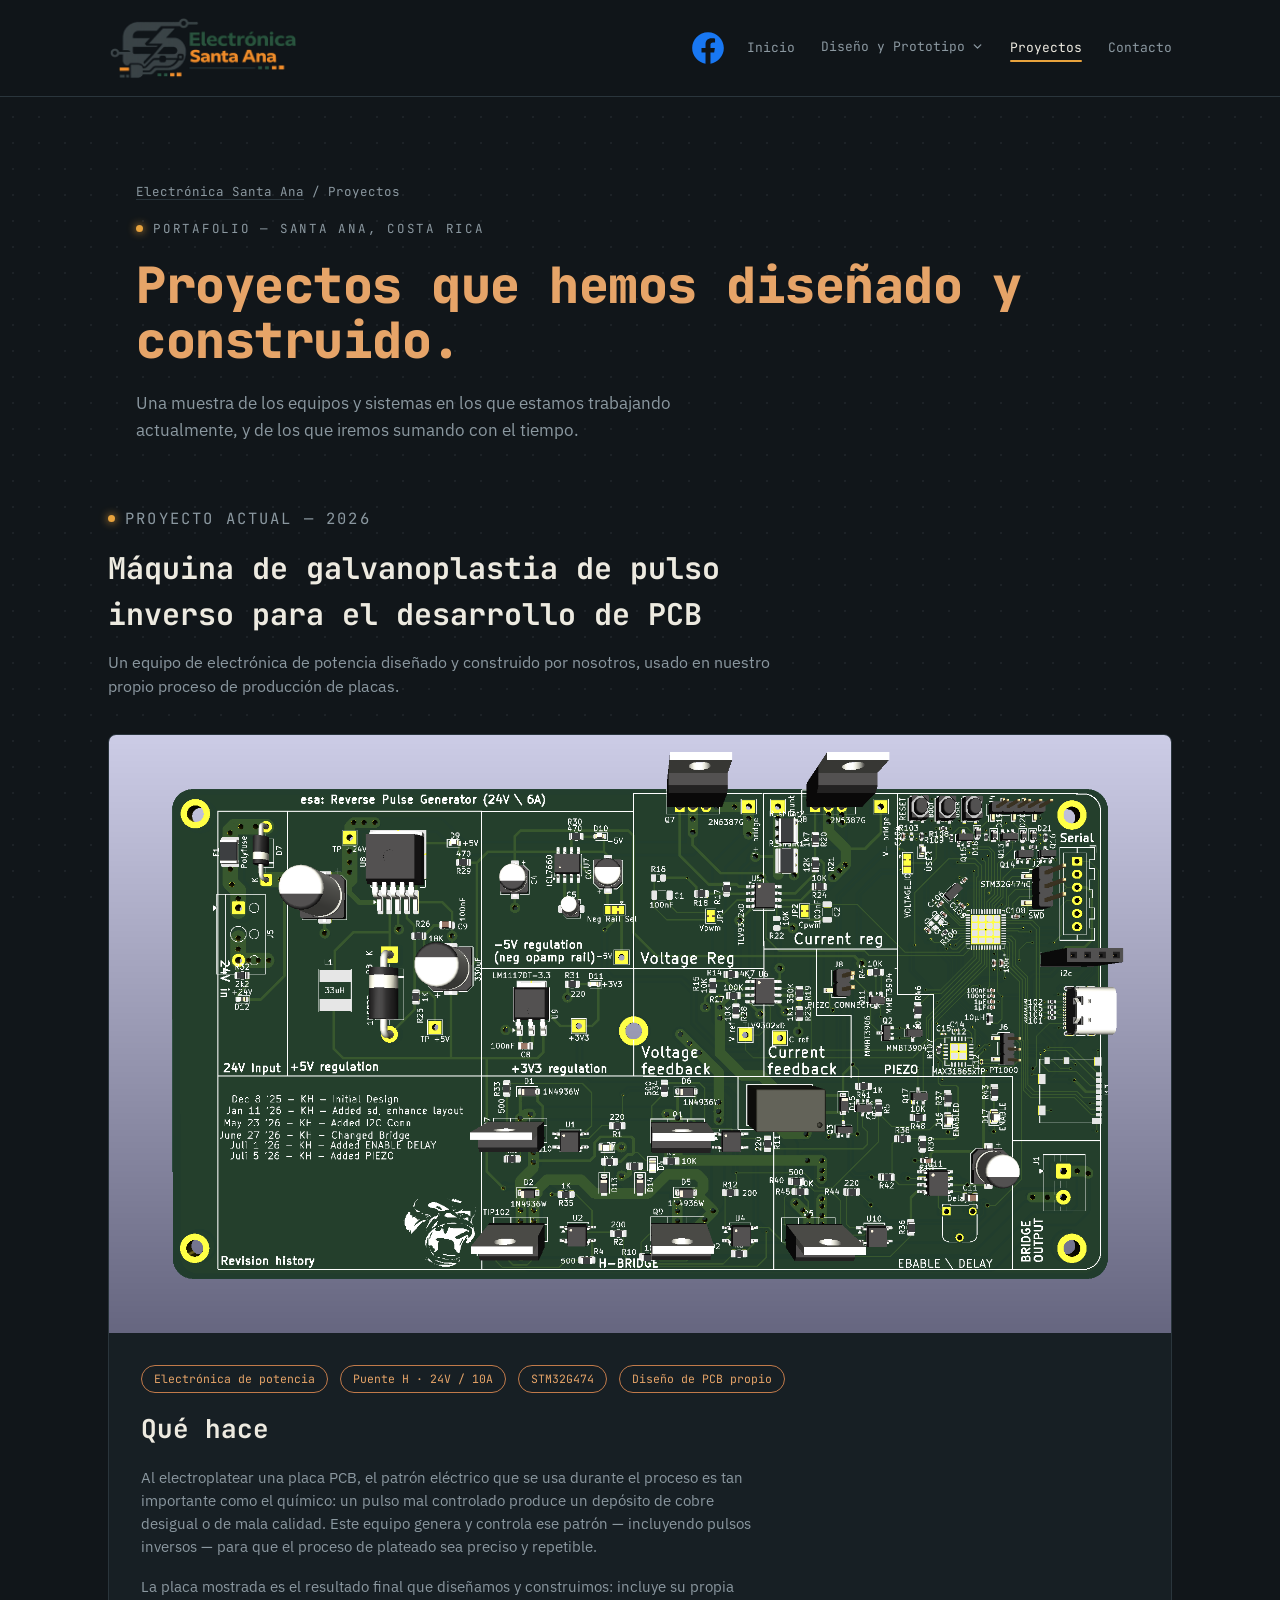
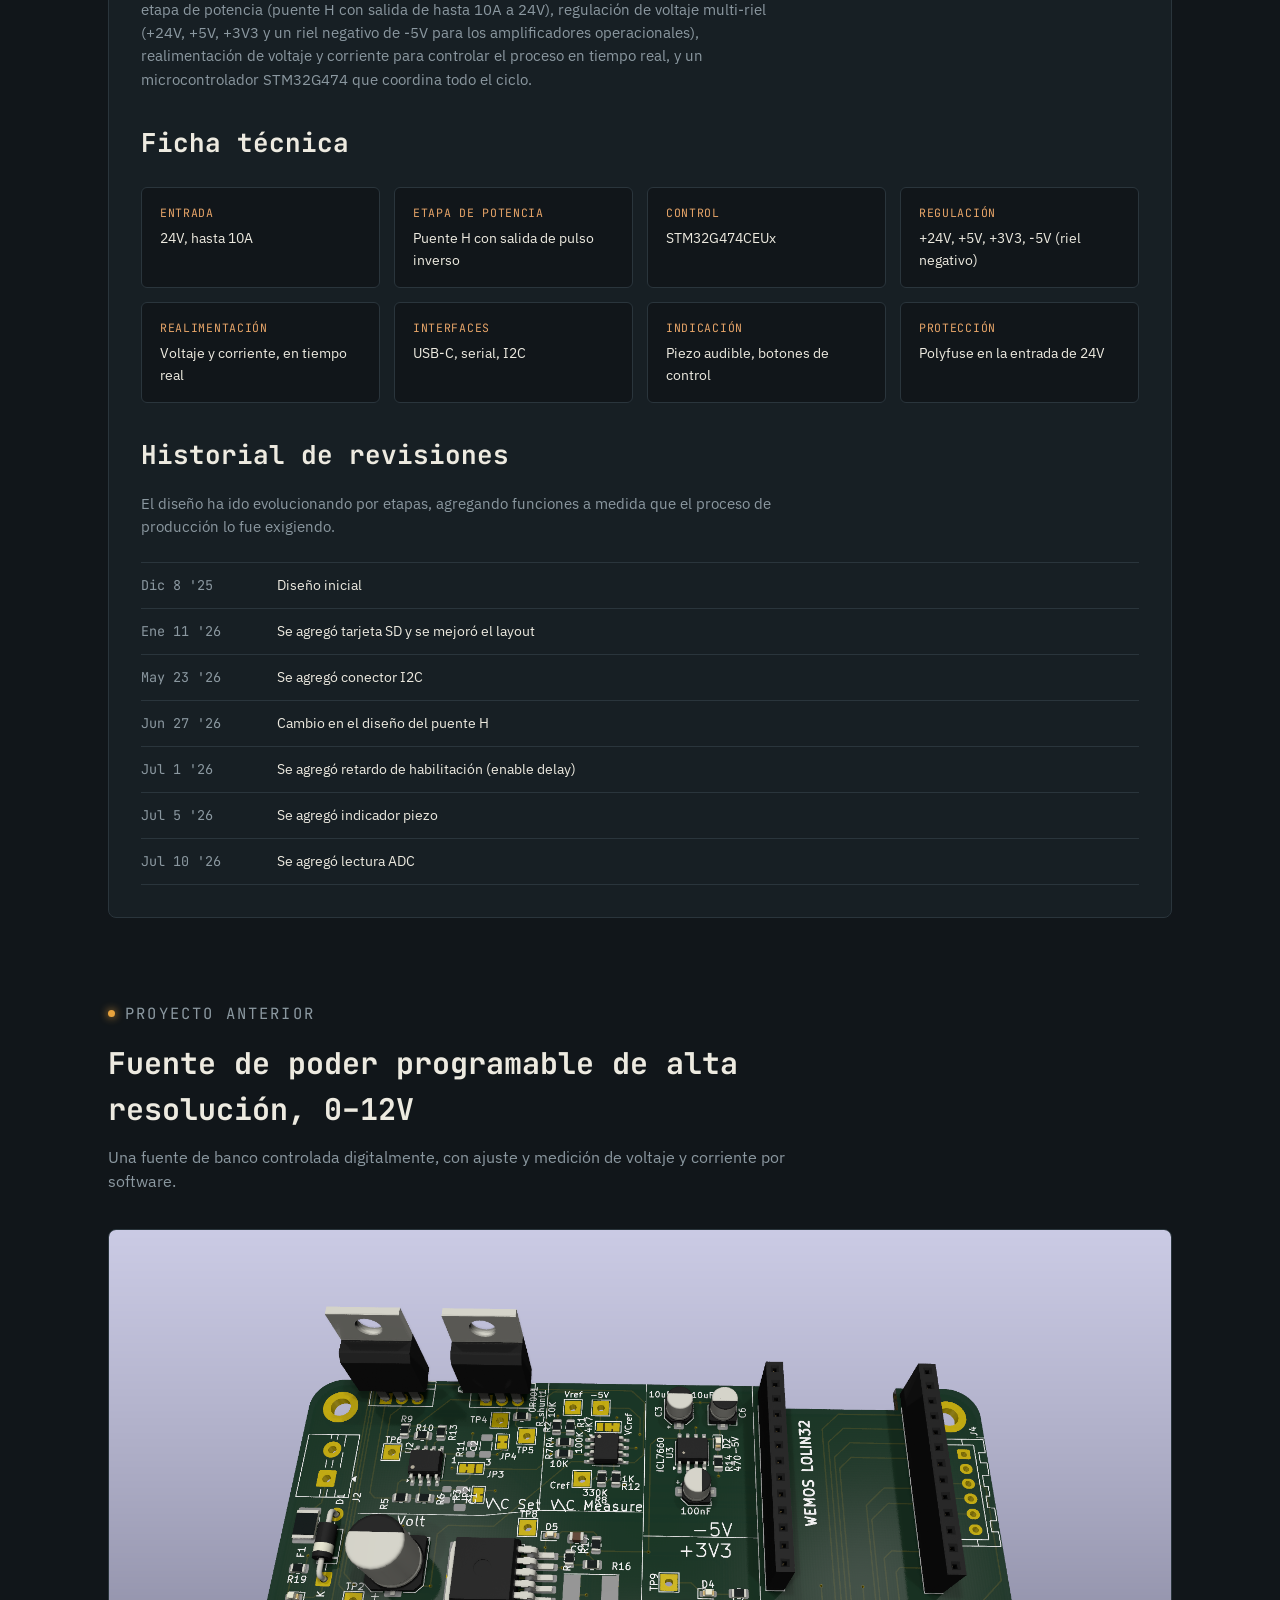
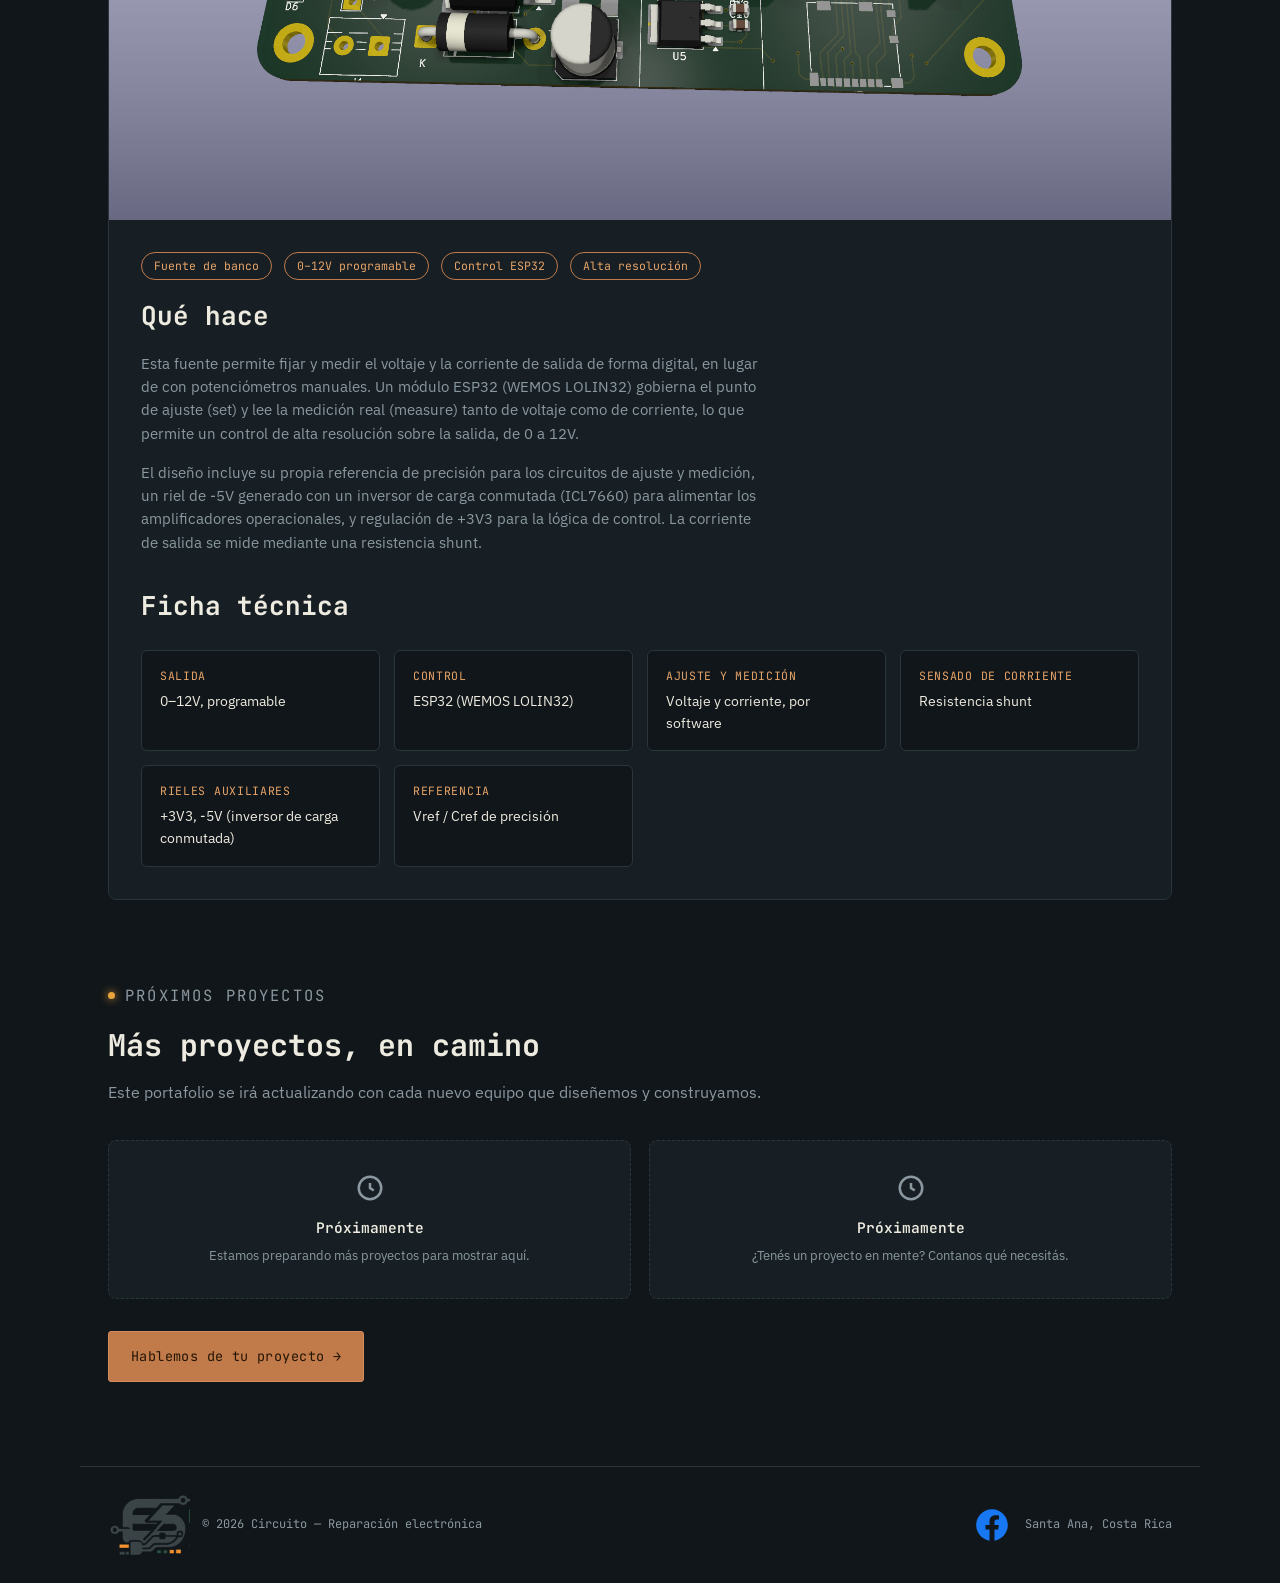
<file: proyectos.html>
<!DOCTYPE html>
<html lang="es">
<head>
<!-- Google tag (gtag.js) -->
<script async src="https://www.googletagmanager.com/gtag/js?id=G-CTLJPNHBLH"></script>
<script>
  window.dataLayer = window.dataLayer || [];
  function gtag(){dataLayer.push(arguments);}
  gtag('js', new Date());

  gtag('config', 'G-CTLJPNHBLH');
</script>
<meta charset="UTF-8">
<link rel="icon" type="image/png" sizes="32x32" href="favicon-32x32.png">
<link rel="icon" type="image/png" sizes="16x16" href="favicon-16x16.png">
<link rel="apple-touch-icon" sizes="180x180" href="apple-touch-icon.png">
<link rel="shortcut icon" href="favicon.ico">
<meta name="viewport" content="width=device-width, initial-scale=1.0">
<title>Proyectos | Electrónica Santa Ana, CR</title>
<meta name="description" content="Proyectos diseñados y construidos por Electrónica Santa Ana: desde equipos de producción de PCB hasta prototipos IoT. Santa Ana, Costa Rica.">
<meta name="keywords" content="proyectos de electrónica, galvanoplastia de pulso inverso, diseño de PCB Costa Rica, portafolio electrónica Santa Ana">
<meta name="author" content="Electrónica Santa Ana">
<meta name="robots" content="index, follow">
<link rel="canonical" href="https://electronics.kees-hessels.workers.dev/proyectos">

<meta property="og:type" content="website">
<meta property="og:url" content="https://electronics.kees-hessels.workers.dev/proyectos">
<meta property="og:title" content="Proyectos | Electrónica Santa Ana">
<meta property="og:description" content="Equipos y sistemas que hemos diseñado y construido, desde producción de PCB hasta prototipos IoT.">
<meta property="og:image" content="https://electronics.kees-hessels.workers.dev/proyecto-galvanoplastia.png">
<meta property="og:locale" content="es_CR">

<meta name="twitter:card" content="summary_large_image">
<meta name="twitter:title" content="Proyectos | Electrónica Santa Ana">
<meta name="twitter:description" content="Equipos y sistemas que hemos diseñado y construido, desde producción de PCB hasta prototipos IoT.">
<meta name="twitter:image" content="https://electronics.kees-hessels.workers.dev/proyecto-galvanoplastia.png">

<link rel="preconnect" href="https://fonts.googleapis.com">
<link rel="preconnect" href="https://fonts.gstatic.com" crossorigin>
<link href="https://fonts.googleapis.com/css2?family=JetBrains+Mono:wght@400;500;700;800&family=IBM+Plex+Sans:wght@400;500;600&display=swap" rel="stylesheet">

<script type="application/ld+json">
{
  "@context": "https://schema.org",
  "@type": "CreativeWork",
  "name": "Máquina de galvanoplastia de pulso inverso para el desarrollo de PCB",
  "creator": {
    "@type": "ElectronicsStore",
    "name": "Electrónica Santa Ana"
  },
  "about": "Equipo de electrónica de potencia que genera y controla el patrón de pulso inverso usado durante el electroplateado de placas PCB.",
  "image": "https://electronics.kees-hessels.workers.dev/proyecto-galvanoplastia.png"
}
</script>

<link rel="stylesheet" href="site-shared.css">
<style>
  :root{
    --bg:#11161a;
    --panel:#171f24;
    --line:#2a353c;
    --green-bright:#49b98c;
    --copper:#c17a4a;
    --copper-bright:#e6a468;
    --cream:#edeae0;
    --muted:#8b98a0;
    --amber:#e8a33d;
    --mono: 'JetBrains Mono', monospace;
    --sans: 'IBM Plex Sans', sans-serif;
  }
  *{box-sizing:border-box;}
  html{scroll-behavior:smooth;}
  @media (prefers-reduced-motion: reduce){
    html{scroll-behavior:auto;}
    *{animation-duration:0.001ms !important; animation-iteration-count:1 !important; transition-duration:0.001ms !important;}
  }
  body{
    margin:0; background:var(--bg); color:var(--cream); font-family:var(--sans);
    line-height:1.55; -webkit-font-smoothing:antialiased;
  }
  a{color:inherit;}
  img,svg{display:block;max-width:100%;}
  body::before{
    content:""; position:fixed; inset:0;
    background-image: radial-gradient(circle, rgba(139,152,160,0.10) 1px, transparent 1px);
    background-size: 26px 26px; pointer-events:none; z-index:0;
  }
  .wrap{max-width:1120px; margin:0 auto; padding:0 28px; position:relative; z-index:1;}
  .eyebrow{
    font-family:var(--mono); font-size:12.5px; letter-spacing:0.14em; text-transform:uppercase;
    color:var(--muted); display:flex; align-items:center; gap:10px;
  }
  .eyebrow::before{
    content:""; width:7px; height:7px; border-radius:50%;
    background:var(--amber); box-shadow:0 0 8px var(--amber); flex:none;
  }

  .breadcrumb{font-family:var(--mono); font-size:12.5px; color:var(--muted);}
  .breadcrumb a{text-decoration:underline; text-decoration-color:var(--line); text-underline-offset:3px;}

  .hero{padding:72px 28px 64px;}
  .hero h1{
    font-family:var(--mono); font-weight:800; color:var(--copper-bright);
    font-size:clamp(30px,5vw,50px); line-height:1.1; margin:20px 0 0; letter-spacing:-0.01em;
  }
  .hero p.lede{font-size:17px; color:var(--muted); max-width:640px; margin:22px 0 0;}

  section{padding:0 0 84px; scroll-margin-top:84px;}
  .section-head{max-width:680px; margin-bottom:36px;}
  .section-head h2{font-family:var(--mono); font-size:clamp(22px,3vw,30px); margin:14px 0 12px; font-weight:700;}
  .section-head p{color:var(--muted); font-size:15.5px; margin:0;}

  /* Featured project */
  .project-card{
    background:var(--panel); border:1px solid var(--line); border-radius:8px; overflow:hidden;
  }
  .project-media img{width:100%; display:block;}
  .project-body{padding:32px;}
  .project-body h3{font-family:var(--mono); font-size:clamp(20px,2.6vw,26px); margin:8px 0 16px; color:var(--cream);}
  .project-body p{font-size:15px; color:var(--muted); margin:0 0 16px; max-width:70ch;}
  .project-body p:last-child{margin-bottom:0;}

  .spec-grid{
    display:grid; grid-template-columns:repeat(auto-fit,minmax(200px,1fr)); gap:14px;
    margin-top:24px;
  }
  .spec{
    border:1px solid var(--line); border-radius:6px; padding:16px 18px; background:var(--bg);
  }
  .spec .spec-label{font-family:var(--mono); font-size:11.5px; color:var(--copper-bright); text-transform:uppercase; letter-spacing:0.06em; margin-bottom:6px;}
  .spec .spec-value{font-size:14px; color:var(--cream);}

  .timeline{list-style:none; margin:24px 0 0; padding:0; border-top:1px solid var(--line);}
  .timeline li{
    display:grid; grid-template-columns:120px 1fr; gap:16px;
    padding:12px 0; border-bottom:1px solid var(--line); font-size:13.5px;
  }
  .timeline .tdate{font-family:var(--mono); color:var(--muted); white-space:nowrap;}
  .timeline .tnote{color:var(--cream);}

  .tag{
    display:inline-block; font-family:var(--mono); font-size:11.5px; color:var(--copper-bright);
    border:1px solid var(--copper); border-radius:20px; padding:4px 12px; margin:0 8px 8px 0;
  }

  /* Other projects placeholder */
  .grid{display:grid; grid-template-columns:repeat(auto-fit, minmax(230px,1fr)); gap:18px;}
  .soon-card{
    background:var(--panel); border:1px dashed var(--line); border-radius:8px;
    padding:32px 24px; text-align:center; color:var(--muted);
  }
  .soon-card svg{width:30px; height:30px; margin:0 auto 14px; color:var(--muted);}
  .soon-card h3{font-family:var(--mono); font-size:14.5px; color:var(--cream); margin:0 0 6px; font-weight:600;}
  .soon-card p{font-size:13px; margin:0;}

  .cta-row{display:flex; gap:16px; flex-wrap:wrap; margin-top:32px;}
  .btn{
    font-family:var(--mono); font-size:13.5px; letter-spacing:0.03em; padding:14px 22px;
    text-decoration:none; display:inline-flex; align-items:center; gap:10px; border-radius:3px;
    border:1px solid transparent; transition:transform .15s ease, background .15s ease;
  }
  .btn:focus-visible{outline:2px solid var(--amber); outline-offset:3px;}
  .btn-copper{background:var(--copper); color:#241505; border-color:#d68d5e;}
  .btn-copper:hover{background:#cf8a57; transform:translateY(-1px);}
</style>
</head>
<body data-page="proyectos">
<script src="nav.js"></script>

<main class="wrap">

  <section class="hero">
    <p class="breadcrumb"><a href="index.html">Electrónica Santa Ana</a> / Proyectos</p>
    <p class="eyebrow" style="margin-top:18px;">Portafolio — Santa Ana, Costa Rica</p>
    <h1>Proyectos que hemos diseñado y construido.</h1>
    <p class="lede">Una muestra de los equipos y sistemas en los que estamos trabajando actualmente, y de los que iremos sumando con el tiempo.</p>
  </section>

  <section id="galvanoplastia">
    <div class="section-head">
      <p class="eyebrow">Proyecto actual — 2026</p>
      <h2>Máquina de galvanoplastia de pulso inverso para el desarrollo de PCB</h2>
      <p>Un equipo de electrónica de potencia diseñado y construido por nosotros, usado en nuestro propio proceso de producción de placas.</p>
    </div>

    <div class="project-card">
      <div class="project-media">
        <img src="proyecto-galvanoplastia.png" alt="Placa electrónica de la máquina de galvanoplastia de pulso inverso, mostrando las secciones de regulación de voltaje, puente H, control de corriente y microcontrolador STM32">
      </div>
      <div class="project-body">
        <span class="tag">Electrónica de potencia</span>
        <span class="tag">Puente H · 24V / 10A</span>
        <span class="tag">STM32G474</span>
        <span class="tag">Diseño de PCB propio</span>

        <h3>Qué hace</h3>
        <p>Al electroplatear una placa PCB, el patrón eléctrico que se usa durante el proceso es tan importante como el químico: un pulso mal controlado produce un depósito de cobre desigual o de mala calidad. Este equipo genera y controla ese patrón — incluyendo pulsos inversos — para que el proceso de plateado sea preciso y repetible.</p>
        <p>La placa mostrada es el resultado final que diseñamos y construimos: incluye su propia etapa de potencia (puente H con salida de hasta 10A a 24V), regulación de voltaje multi-riel (+24V, +5V, +3V3 y un riel negativo de -5V para los amplificadores operacionales), realimentación de voltaje y corriente para controlar el proceso en tiempo real, y un microcontrolador STM32G474 que coordina todo el ciclo.</p>

        <h3 style="margin-top:32px;">Ficha técnica</h3>
        <div class="spec-grid">
          <div class="spec">
            <div class="spec-label">Entrada</div>
            <div class="spec-value">24V, hasta 10A</div>
          </div>
          <div class="spec">
            <div class="spec-label">Etapa de potencia</div>
            <div class="spec-value">Puente H con salida de pulso inverso</div>
          </div>
          <div class="spec">
            <div class="spec-label">Control</div>
            <div class="spec-value">STM32G474CEUx</div>
          </div>
          <div class="spec">
            <div class="spec-label">Regulación</div>
            <div class="spec-value">+24V, +5V, +3V3, -5V (riel negativo)</div>
          </div>
          <div class="spec">
            <div class="spec-label">Realimentación</div>
            <div class="spec-value">Voltaje y corriente, en tiempo real</div>
          </div>
          <div class="spec">
            <div class="spec-label">Interfaces</div>
            <div class="spec-value">USB-C, serial, I2C</div>
          </div>
          <div class="spec">
            <div class="spec-label">Indicación</div>
            <div class="spec-value">Piezo audible, botones de control</div>
          </div>
          <div class="spec">
            <div class="spec-label">Protección</div>
            <div class="spec-value">Polyfuse en la entrada de 24V</div>
          </div>
        </div>

        <h3 style="margin-top:32px;">Historial de revisiones</h3>
        <p style="margin-bottom:0;">El diseño ha ido evolucionando por etapas, agregando funciones a medida que el proceso de producción lo fue exigiendo.</p>
        <ul class="timeline">
          <li><span class="tdate">Dic 8 '25</span><span class="tnote">Diseño inicial</span></li>
          <li><span class="tdate">Ene 11 '26</span><span class="tnote">Se agregó tarjeta SD y se mejoró el layout</span></li>
          <li><span class="tdate">May 23 '26</span><span class="tnote">Se agregó conector I2C</span></li>
          <li><span class="tdate">Jun 27 '26</span><span class="tnote">Cambio en el diseño del puente H</span></li>
          <li><span class="tdate">Jul 1 '26</span><span class="tnote">Se agregó retardo de habilitación (enable delay)</span></li>
          <li><span class="tdate">Jul 5 '26</span><span class="tnote">Se agregó indicador piezo</span></li>
          <li><span class="tdate">Jul 10 '26</span><span class="tnote">Se agregó lectura ADC</span></li>
        </ul>
      </div>
    </div>
  </section>

  <section id="fuente-programable">
    <div class="section-head">
      <p class="eyebrow">Proyecto anterior</p>
      <h2>Fuente de poder programable de alta resolución, 0–12V</h2>
      <p>Una fuente de banco controlada digitalmente, con ajuste y medición de voltaje y corriente por software.</p>
    </div>

    <div class="project-card">
      <div class="project-media">
        <img src="proyecto-fuente-programable.png" alt="Placa electrónica de la fuente de poder programable, mostrando las secciones de ajuste y medición de voltaje/corriente, riel -5V y el módulo WEMOS LOLIN32">
      </div>
      <div class="project-body">
        <span class="tag">Fuente de banco</span>
        <span class="tag">0–12V programable</span>
        <span class="tag">Control ESP32</span>
        <span class="tag">Alta resolución</span>

        <h3>Qué hace</h3>
        <p>Esta fuente permite fijar y medir el voltaje y la corriente de salida de forma digital, en lugar de con potenciómetros manuales. Un módulo ESP32 (WEMOS LOLIN32) gobierna el punto de ajuste (set) y lee la medición real (measure) tanto de voltaje como de corriente, lo que permite un control de alta resolución sobre la salida, de 0 a 12V.</p>
        <p>El diseño incluye su propia referencia de precisión para los circuitos de ajuste y medición, un riel de -5V generado con un inversor de carga conmutada (ICL7660) para alimentar los amplificadores operacionales, y regulación de +3V3 para la lógica de control. La corriente de salida se mide mediante una resistencia shunt.</p>

        <h3 style="margin-top:32px;">Ficha técnica</h3>
        <div class="spec-grid">
          <div class="spec">
            <div class="spec-label">Salida</div>
            <div class="spec-value">0–12V, programable</div>
          </div>
          <div class="spec">
            <div class="spec-label">Control</div>
            <div class="spec-value">ESP32 (WEMOS LOLIN32)</div>
          </div>
          <div class="spec">
            <div class="spec-label">Ajuste y medición</div>
            <div class="spec-value">Voltaje y corriente, por software</div>
          </div>
          <div class="spec">
            <div class="spec-label">Sensado de corriente</div>
            <div class="spec-value">Resistencia shunt</div>
          </div>
          <div class="spec">
            <div class="spec-label">Rieles auxiliares</div>
            <div class="spec-value">+3V3, -5V (inversor de carga conmutada)</div>
          </div>
          <div class="spec">
            <div class="spec-label">Referencia</div>
            <div class="spec-value">Vref / Cref de precisión</div>
          </div>
        </div>
      </div>
    </div>
  </section>

  <section id="otros-proyectos">
    <div class="section-head">
      <p class="eyebrow">Próximos proyectos</p>
      <h2>Más proyectos, en camino</h2>
      <p>Este portafolio se irá actualizando con cada nuevo equipo que diseñemos y construyamos.</p>
    </div>
    <div class="grid">
      <div class="soon-card">
        <svg viewBox="0 0 24 24" fill="none" stroke="currentColor" stroke-width="2"><circle cx="12" cy="12" r="9"/><path d="M12 8v4l3 2"/></svg>
        <h3>Próximamente</h3>
        <p>Estamos preparando más proyectos para mostrar aquí.</p>
      </div>
      <div class="soon-card">
        <svg viewBox="0 0 24 24" fill="none" stroke="currentColor" stroke-width="2"><circle cx="12" cy="12" r="9"/><path d="M12 8v4l3 2"/></svg>
        <h3>Próximamente</h3>
        <p>¿Tenés un proyecto en mente? Contanos qué necesitás.</p>
      </div>
    </div>

    <div class="cta-row">
      <a class="btn btn-copper" href="contacto.html">Hablemos de tu proyecto →</a>
    </div>
  </section>

</main>

<script src="footer.js"></script>
</body>
</html>
</file>
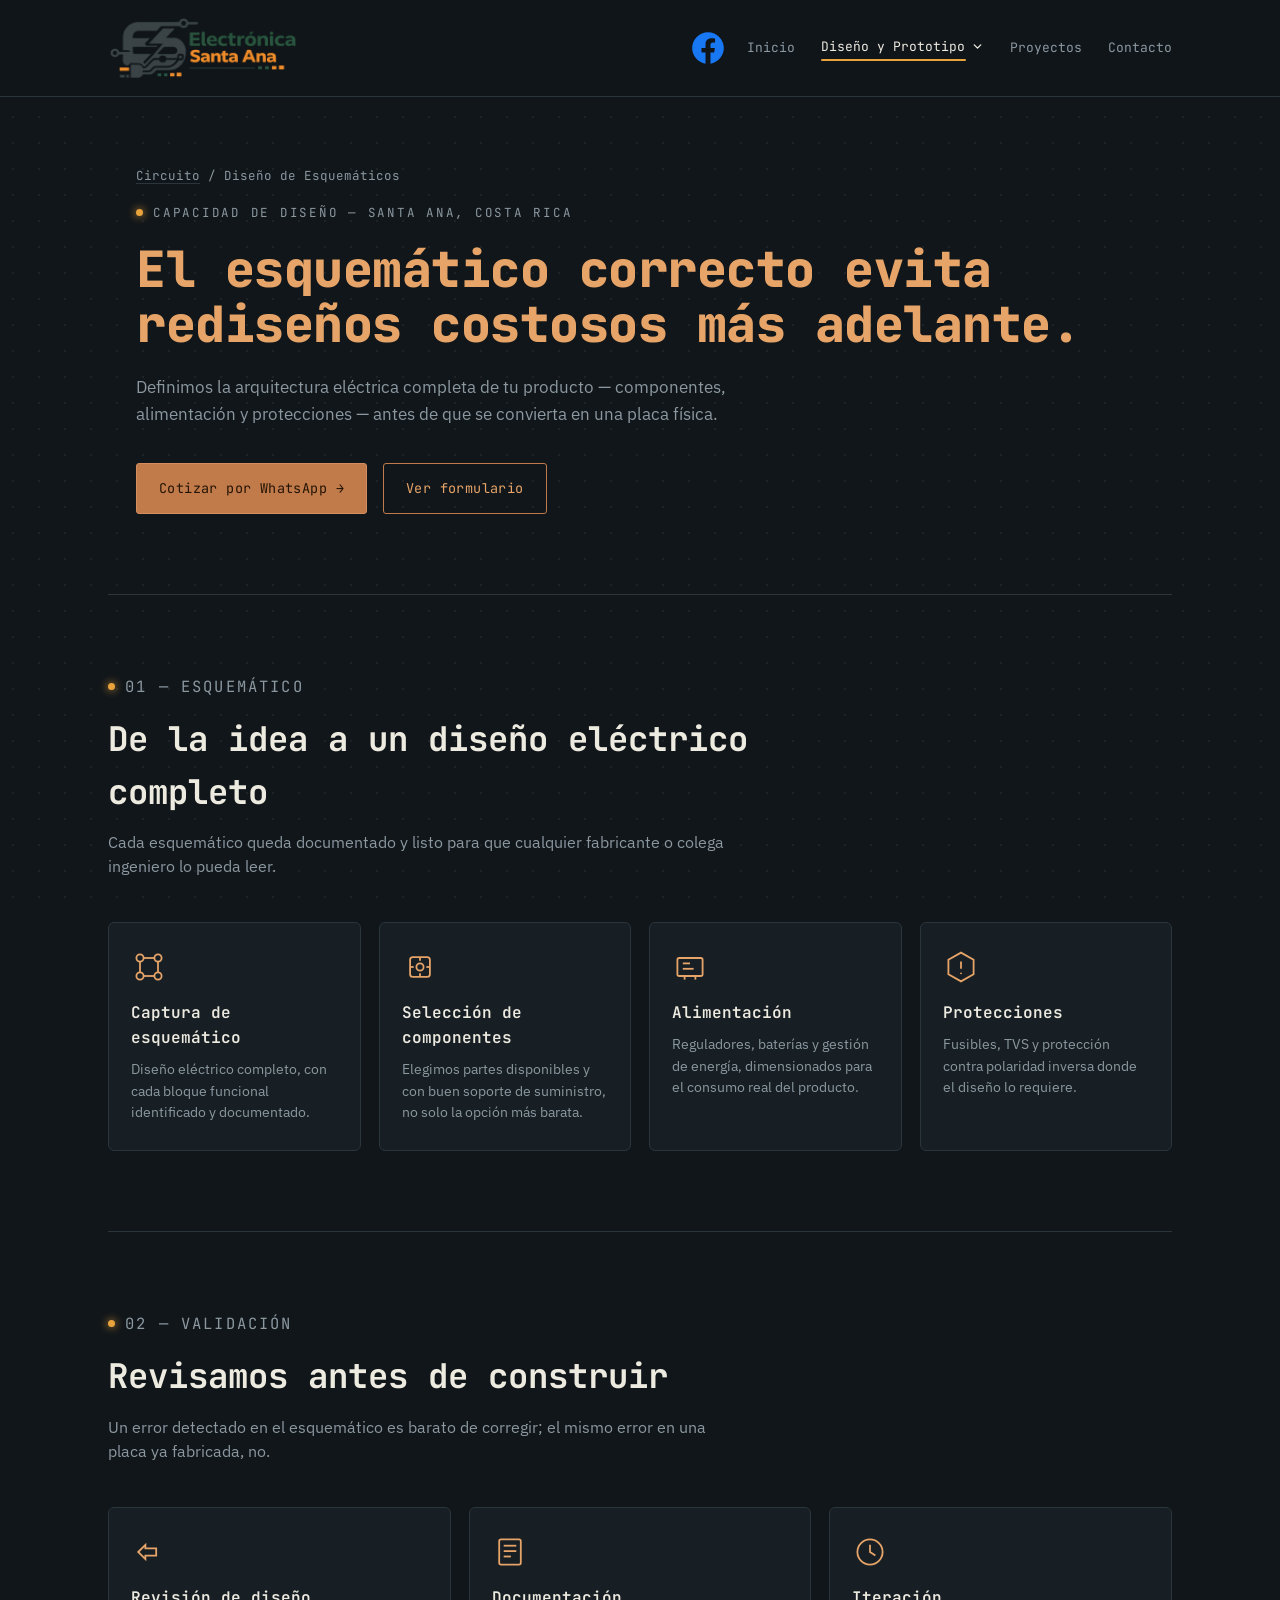
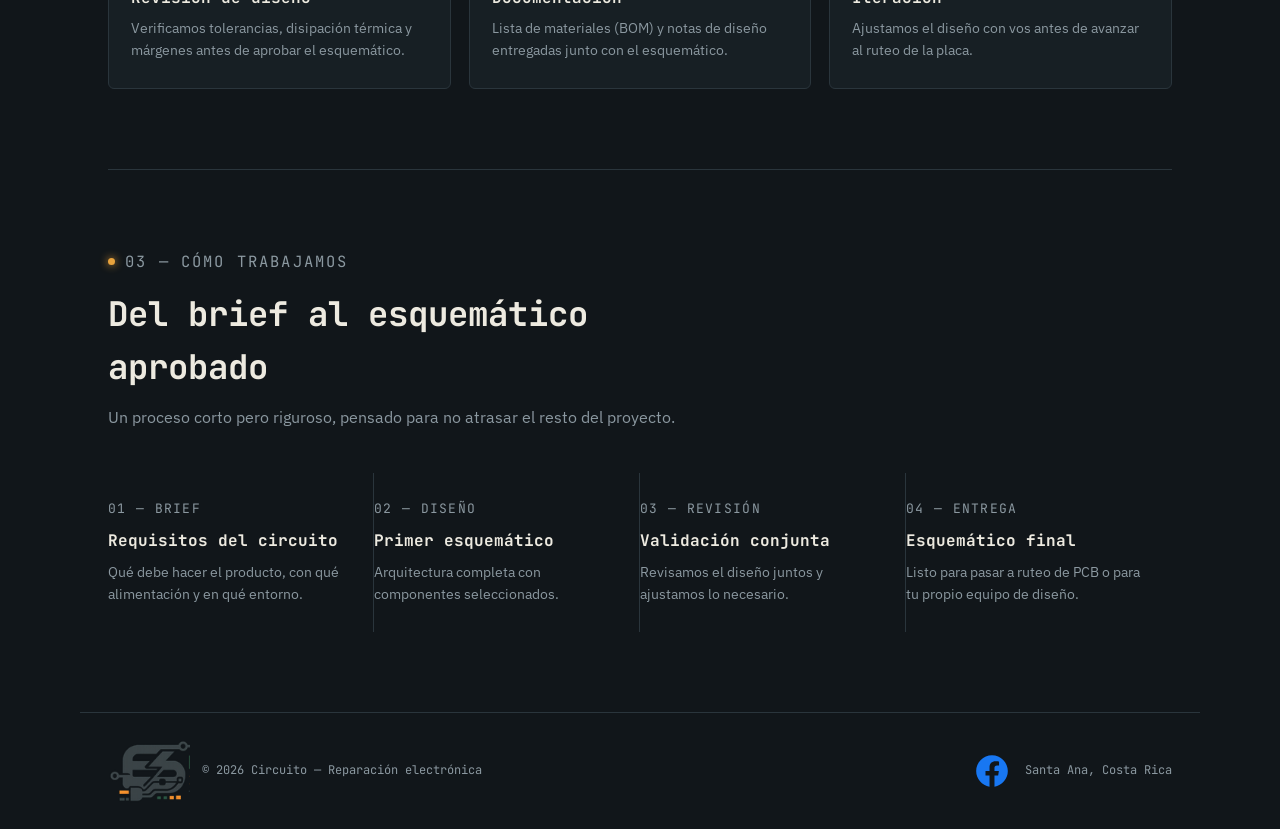
<file: schematic-design.html>
<!DOCTYPE html>
<html lang="es">
<head>
<!-- Google tag (gtag.js) -->
<script async src="https://www.googletagmanager.com/gtag/js?id=G-CTLJPNHBLH"></script>
<script>
  window.dataLayer = window.dataLayer || [];
  function gtag(){dataLayer.push(arguments);}
  gtag('js', new Date());

  gtag('config', 'G-CTLJPNHBLH');
</script>
<meta charset="UTF-8">
<link rel="icon" type="image/svg+xml" href="favicon.svg">
<link rel="icon" type="image/png" sizes="32x32" href="favicon-32x32.png">
<link rel="icon" type="image/png" sizes="16x16" href="favicon-16x16.png">
<link rel="apple-touch-icon" sizes="180x180" href="apple-touch-icon.png">
<link rel="shortcut icon" href="favicon.ico">
<meta name="viewport" content="width=device-width, initial-scale=1.0">
<title>Diseño de Esquemáticos y Circuitos | Circuito, Santa Ana CR</title>
<meta name="description" content="Diseño de esquemáticos electrónicos: selección de componentes, arquitectura de alimentación y validación antes de pasar a la placa. Santa Ana, Costa Rica.">
<meta name="keywords" content="diseño de esquemáticos Costa Rica, diseño de circuitos electrónicos, selección de componentes, ingeniería electrónica Santa Ana">
<meta name="author" content="Circuito">
<meta name="robots" content="index, follow">
<link rel="canonical" href="https://circuito.cr/schematic-design.html">

<meta property="og:type" content="website">
<meta property="og:url" content="https://circuito.cr/schematic-design.html">
<meta property="og:title" content="Diseño de Esquemáticos y Circuitos | Circuito">
<meta property="og:description" content="Selección de componentes, arquitectura de alimentación y validación de diseño antes de pasar a la placa. Santa Ana, Costa Rica.">
<meta property="og:image" content="https://circuito.cr/og-image.jpg">
<meta property="og:locale" content="es_CR">

<meta name="twitter:card" content="summary_large_image">
<meta name="twitter:title" content="Diseño de Esquemáticos y Circuitos | Circuito">
<meta name="twitter:description" content="Selección de componentes, arquitectura de alimentación y validación de diseño antes de pasar a la placa.">
<meta name="twitter:image" content="https://circuito.cr/og-image.jpg">

<link rel="preconnect" href="https://fonts.googleapis.com">
<link rel="preconnect" href="https://fonts.gstatic.com" crossorigin>
<link href="https://fonts.googleapis.com/css2?family=JetBrains+Mono:wght@400;500;700;800&family=IBM+Plex+Sans:wght@400;500;600&display=swap" rel="stylesheet">

<script type="application/ld+json">
{
  "@context": "https://schema.org",
  "@type": "Service",
  "serviceType": "Diseño de esquemáticos y circuitos electrónicos",
  "provider": {
    "@type": "ElectronicsStore",
    "name": "Circuito",
    "telephone": "+506-6324-9284",
    "email": "kees.hessels@gmail.com",
    "address": {
      "@type": "PostalAddress",
      "streetAddress": "Santa Ana Centro, a par de la Pops, casa dos altos, portón negro",
      "addressLocality": "Santa Ana",
      "addressRegion": "San José",
      "addressCountry": "CR"
    }
  },
  "areaServed": {
    "@type": "City",
    "name": "Santa Ana, Costa Rica"
  },
  "description": "Diseño de esquemáticos electrónicos, selección de componentes y validación de diseño antes de la fabricación de la placa."
}
</script>

<style>
  :root{
    --bg:#11161a;
    --panel:#171f24;
    --line:#2a353c;
    --copper:#c17a4a;
    --copper-bright:#e6a468;
    --green-bright:#49b98c;
    --cream:#edeae0;
    --muted:#8b98a0;
    --amber:#e8a33d;
    --mono: 'JetBrains Mono', monospace;
    --sans: 'IBM Plex Sans', sans-serif;
  }
  *{box-sizing:border-box;}
  html{scroll-behavior:smooth;}
  @media (prefers-reduced-motion: reduce){
    html{scroll-behavior:auto;}
    *{animation-duration:0.001ms !important; animation-iteration-count:1 !important; transition-duration:0.001ms !important;}
  }
  body{
    margin:0; background:var(--bg); color:var(--cream); font-family:var(--sans);
    line-height:1.55; -webkit-font-smoothing:antialiased;
  }
  a{color:inherit;}
  img,svg{display:block;max-width:100%;}
  body::before{
    content:""; position:fixed; inset:0;
    background-image: radial-gradient(circle, rgba(139,152,160,0.10) 1px, transparent 1px);
    background-size: 26px 26px; pointer-events:none; z-index:0;
  }
  .wrap{max-width:1120px; margin:0 auto; padding:0 28px; position:relative; z-index:1;}
  .eyebrow{
    font-family:var(--mono); font-size:12.5px; letter-spacing:0.14em; text-transform:uppercase;
    color:var(--muted); display:flex; align-items:center; gap:10px;
  }
  .eyebrow::before{
    content:""; width:7px; height:7px; border-radius:50%;
    background:var(--amber); box-shadow:0 0 8px var(--amber); flex:none;
  }

  .hero{padding:72px 28px 80px;}
  .hero h1{
    font-family:var(--mono); font-weight:800; color:var(--copper-bright);
    font-size:clamp(30px,5vw,50px); line-height:1.1; margin:20px 0 0; letter-spacing:-0.01em;
  }
  .hero p.lede{font-size:17px; color:var(--muted); max-width:600px; margin:22px 0 36px;}
  .cta-row{display:flex; gap:16px; flex-wrap:wrap;}
  .btn{
    font-family:var(--mono); font-size:13.5px; letter-spacing:0.03em; padding:14px 22px;
    text-decoration:none; display:inline-flex; align-items:center; gap:10px; border-radius:3px;
    border:1px solid transparent; transition:transform .15s ease, background .15s ease;
  }
  .btn:focus-visible{outline:2px solid var(--amber); outline-offset:3px;}
  .btn-copper{background:var(--copper); color:#241505; border-color:#d68d5e;}
  .btn-copper:hover{background:#cf8a57; transform:translateY(-1px);}
  .btn-ghost{background:transparent; color:var(--copper-bright); border-color:var(--copper);}
  .btn-ghost:hover{background:rgba(193,122,74,0.12); transform:translateY(-1px);}

  section{padding:80px 0; border-top:1px solid var(--line); scroll-margin-top:84px;}
  .section-head{max-width:640px; margin-bottom:44px;}
  .section-head h2{font-family:var(--mono); font-size:clamp(24px,3.4vw,34px); margin:14px 0 12px; font-weight:700;}
  .section-head p{color:var(--muted); font-size:15.5px; margin:0;}

  .grid{display:grid; grid-template-columns:repeat(auto-fit, minmax(230px,1fr)); gap:18px;}
  .card{
    background:var(--panel); border:1px solid var(--line); border-radius:6px; padding:26px 22px;
    transition:transform .18s ease, border-color .18s ease;
  }
  .card:hover{transform:translateY(-3px); border-color:var(--copper-bright);}
  .card .icon{width:36px; height:36px; margin-bottom:16px; color:var(--copper-bright);}
  .card h3{font-family:var(--mono); font-size:16px; margin:0 0 8px; font-weight:600;}
  .card p{font-size:14px; color:var(--muted); margin:0;}

  .steps{display:grid; grid-template-columns:repeat(auto-fit,minmax(220px,1fr)); gap:0;}
  .step{padding:26px 22px 26px 0; border-right:1px solid var(--line);}
  .step:last-child{border-right:none;}
  .step .num{font-family:var(--mono); font-size:13px; color:var(--muted); letter-spacing:0.1em;}
  .step h3{font-family:var(--mono); font-size:16px; margin:10px 0 8px;}
  .step p{font-size:14px; color:var(--muted); margin:0;}
  @media(max-width:760px){ .step{border-right:none; border-bottom:1px solid var(--line); padding:22px 0;} }
</style>
<link rel="stylesheet" href="site-shared.css">
</head>
<body data-page="schematic">
<script src="nav.js"></script>

<main class="wrap">

  <section class="hero" style="border-top:none; padding-top:56px;">
    <p class="breadcrumb"><a href="index.html">Circuito</a> / Diseño de Esquemáticos</p>
    <p class="eyebrow" style="margin-top:18px;">Capacidad de diseño — Santa Ana, Costa Rica</p>
    <h1>El esquemático correcto evita rediseños costosos más adelante.</h1>
    <p class="lede">Definimos la arquitectura eléctrica completa de tu producto — componentes, alimentación y protecciones — antes de que se convierta en una placa física.</p>
    <div class="cta-row">
      <a class="btn btn-copper" href="https://wa.me/50663249284?text=Hola%2C%20quiero%20cotizar%20un%20diseño%20de%20esquemático." target="_blank" rel="noopener">Cotizar por WhatsApp →</a>
      <a class="btn btn-ghost" href="contacto.html">Ver formulario</a>
    </div>
  </section>

  <section id="esquematico">
    <div class="section-head">
      <p class="eyebrow">01 — Esquemático</p>
      <h2>De la idea a un diseño eléctrico completo</h2>
      <p>Cada esquemático queda documentado y listo para que cualquier fabricante o colega ingeniero lo pueda leer.</p>
    </div>
    <div class="grid">
      <div class="card">
        <svg class="icon" viewBox="0 0 40 40" fill="none" stroke="currentColor" stroke-width="2"><circle cx="10" cy="10" r="4"/><circle cx="30" cy="10" r="4"/><circle cx="10" cy="30" r="4"/><circle cx="30" cy="30" r="4"/><line x1="14" y1="10" x2="26" y2="10"/><line x1="10" y1="14" x2="10" y2="26"/><line x1="30" y1="14" x2="30" y2="26"/><line x1="14" y1="30" x2="26" y2="30"/></svg>
        <h3>Captura de esquemático</h3>
        <p>Diseño eléctrico completo, con cada bloque funcional identificado y documentado.</p>
      </div>
      <div class="card">
        <svg class="icon" viewBox="0 0 40 40" fill="none" stroke="currentColor" stroke-width="2"><rect x="9" y="9" width="22" height="22" rx="3"/><circle cx="20" cy="20" r="4"/><line x1="20" y1="9" x2="20" y2="13"/><line x1="20" y1="27" x2="20" y2="31"/><line x1="9" y1="20" x2="13" y2="20"/><line x1="27" y1="20" x2="31" y2="20"/></svg>
        <h3>Selección de componentes</h3>
        <p>Elegimos partes disponibles y con buen soporte de suministro, no solo la opción más barata.</p>
      </div>
      <div class="card">
        <svg class="icon" viewBox="0 0 40 40" fill="none" stroke="currentColor" stroke-width="2"><rect x="6" y="10" width="28" height="20" rx="2"/><line x1="14" y1="30" x2="14" y2="34"/><line x1="26" y1="30" x2="26" y2="34"/><line x1="12" y1="16" x2="20" y2="16"/><line x1="12" y1="22" x2="24" y2="22"/></svg>
        <h3>Alimentación</h3>
        <p>Reguladores, baterías y gestión de energía, dimensionados para el consumo real del producto.</p>
      </div>
      <div class="card">
        <svg class="icon" viewBox="0 0 40 40" fill="none" stroke="currentColor" stroke-width="2"><path d="M20 4 L34 12 L34 28 L20 36 L6 28 L6 12 Z"/><line x1="20" y1="14" x2="20" y2="22"/><circle cx="20" cy="27" r="1" fill="currentColor" stroke="none"/></svg>
        <h3>Protecciones</h3>
        <p>Fusibles, TVS y protección contra polaridad inversa donde el diseño lo requiere.</p>
      </div>
    </div>
  </section>

  <section id="validacion">
    <div class="section-head">
      <p class="eyebrow">02 — Validación</p>
      <h2>Revisamos antes de construir</h2>
      <p>Un error detectado en el esquemático es barato de corregir; el mismo error en una placa ya fabricada, no.</p>
    </div>
    <div class="grid">
      <div class="card">
        <svg class="icon" viewBox="0 0 40 40" fill="none" stroke="currentColor" stroke-width="2"><path d="M8 20 L16 12 L16 16 L28 16 L28 24 L16 24 L16 28 Z"/></svg>
        <h3>Revisión de diseño</h3>
        <p>Verificamos tolerancias, disipación térmica y márgenes antes de aprobar el esquemático.</p>
      </div>
      <div class="card">
        <svg class="icon" viewBox="0 0 40 40" fill="none" stroke="currentColor" stroke-width="2"><rect x="8" y="6" width="24" height="28" rx="2"/><line x1="13" y1="13" x2="27" y2="13"/><line x1="13" y1="19" x2="27" y2="19"/><line x1="13" y1="25" x2="21" y2="25"/></svg>
        <h3>Documentación</h3>
        <p>Lista de materiales (BOM) y notas de diseño entregadas junto con el esquemático.</p>
      </div>
      <div class="card">
        <svg class="icon" viewBox="0 0 40 40" fill="none" stroke="currentColor" stroke-width="2"><circle cx="20" cy="20" r="14"/><path d="M20 12 L20 20 L26 24"/></svg>
        <h3>Iteración</h3>
        <p>Ajustamos el diseño con vos antes de avanzar al ruteo de la placa.</p>
      </div>
    </div>
  </section>

  <section id="proceso">
    <div class="section-head">
      <p class="eyebrow">03 — Cómo trabajamos</p>
      <h2>Del brief al esquemático aprobado</h2>
      <p>Un proceso corto pero riguroso, pensado para no atrasar el resto del proyecto.</p>
    </div>
    <div class="steps">
      <div class="step">
        <div class="num">01 — BRIEF</div>
        <h3>Requisitos del circuito</h3>
        <p>Qué debe hacer el producto, con qué alimentación y en qué entorno.</p>
      </div>
      <div class="step">
        <div class="num">02 — DISEÑO</div>
        <h3>Primer esquemático</h3>
        <p>Arquitectura completa con componentes seleccionados.</p>
      </div>
      <div class="step">
        <div class="num">03 — REVISIÓN</div>
        <h3>Validación conjunta</h3>
        <p>Revisamos el diseño juntos y ajustamos lo necesario.</p>
      </div>
      <div class="step">
        <div class="num">04 — ENTREGA</div>
        <h3>Esquemático final</h3>
        <p>Listo para pasar a ruteo de PCB o para tu propio equipo de diseño.</p>
      </div>
    </div>
  </section>

</main>

<script src="footer.js"></script>
</body>
</html>
</file>
<file: site-shared.css>
/* ============================================================
   site-shared.css — header/nav/footer styling used on every page.
   Edit this file once; the change applies everywhere.
   Relies on the CSS custom properties (--bg, --cream, --muted,
   --amber, --green-bright, --copper-bright, --line, --mono)
   already declared in each page's own :root block.
   ============================================================ */

header{
  position:sticky; top:0; z-index:50; background:rgba(17,22,26,0.86);
  backdrop-filter:blur(8px); border-bottom:1px solid var(--line);
}
nav.wrap{display:flex; align-items:center; justify-content:space-between; padding:16px 28px;}
.logo{
  display:flex; align-items:center; text-decoration:none;
}
.logo-img{
  display:block; height:64px; width:auto; max-width:none;
}

.nav-right{display:flex; align-items:center; gap:20px;}

.social-link{
  display:inline-flex; align-items:center; justify-content:center;
  color:var(--muted); transition:color .2s; flex:none;
}
.social-link:hover, .social-link:focus-visible{color:var(--cream);}
.social-link:focus-visible{outline:2px solid var(--amber); outline-offset:3px;}

.lang-switch{
  display:inline-flex; align-items:center; justify-content:center;
  font-family:var(--mono); font-size:12px; font-weight:700; letter-spacing:0.04em;
  color:var(--muted); text-decoration:none; flex:none;
  border:1px solid var(--line); border-radius:20px;
  padding:5px 11px;
  transition:color .2s, border-color .2s;
}
.lang-switch:hover, .lang-switch:focus-visible{color:var(--cream); border-color:var(--copper);}
.lang-switch:focus-visible{outline:2px solid var(--amber); outline-offset:3px;}
svg{width:38px; height:38px; display:block;}

.breadcrumb{font-family:var(--mono); font-size:12.5px; color:var(--muted);}
.breadcrumb a{text-decoration:underline; text-decoration-color:var(--line); text-underline-offset:3px;}

.navlinks{display:flex; gap:26px; list-style:none; margin:0; padding:0; font-family:var(--mono); font-size:13px;}
.navlinks a{text-decoration:none; color:var(--muted); transition:color .2s;}
.navlinks a:hover, .navlinks a:focus-visible{color:var(--cream);}
.navlinks a:focus-visible{outline:2px solid var(--amber); outline-offset:4px;}

/* Emphasize the current page in the menu */
.navlinks a.active{
  color:var(--cream);
  position:relative;
}
.navlinks a.active::after{
  content:"";
  position:absolute;
  left:0; right:0; bottom:-6px;
  height:2px;
  background:var(--amber);
  border-radius:1px;
}

/* Dropdown: "Diseño y Prototipo" */
.has-dropdown{position:relative;}
.dropdown-toggle{
  display:flex; align-items:center; gap:6px;
  background:none; border:none; cursor:pointer; padding:0;
  font-family:var(--mono); font-size:13px; color:var(--muted);
  transition:color .2s;
}
.dropdown-toggle:hover, .dropdown-toggle:focus-visible{color:var(--cream);}
.dropdown-toggle:focus-visible{outline:2px solid var(--amber); outline-offset:4px;}
.dropdown-toggle .chevron{width:13px; height:13px; transition:transform .2s ease;}
.has-dropdown:hover .chevron,
.has-dropdown.open .chevron{transform:rotate(180deg);}

.dropdown-toggle.active{color:var(--cream); position:relative;}
.dropdown-toggle.active::after{
  content:"";
  position:absolute;
  left:0; right:18px; bottom:-6px;
  height:2px;
  background:var(--amber);
  border-radius:1px;
}

.dropdown-menu{
  display:none;
  position:absolute; top:100%; left:0;
  margin-top:14px; padding:8px;
  min-width:230px;
  list-style:none;
  background:var(--panel); border:1px solid var(--line); border-radius:8px;
  box-shadow:0 10px 30px rgba(0,0,0,0.4);
  z-index:60;
}
/* Invisible bridge over the gap above the menu, so moving the mouse
   from the toggle down into the menu doesn't drop out of :hover */
.dropdown-menu::before{
  content:"";
  position:absolute;
  top:-14px; left:0; right:0; height:14px;
}
.dropdown-menu li{width:auto;}
.dropdown-menu a{
  display:block; padding:10px 12px; border-radius:5px;
  white-space:nowrap; font-size:13px;
}
.dropdown-menu a:hover, .dropdown-menu a:focus-visible{background:rgba(237,234,224,0.06);}

.has-dropdown:hover .dropdown-menu,
.has-dropdown.open .dropdown-menu{
  display:block;
}

/* Hamburger button — hidden on desktop, shown on mobile */
.menu-toggle{
  display:none;
  flex-direction:column;
  justify-content:center;
  align-items:center;
  gap:5px;
  width:36px; height:36px;
  background:none; border:none; cursor:pointer; padding:0; flex:none;
}
.menu-toggle span{
  display:block; width:22px; height:2px; background:var(--cream); border-radius:2px;
  transition:transform .2s ease, opacity .2s ease;
}
.menu-toggle:focus-visible{outline:2px solid var(--amber); outline-offset:4px;}
.menu-toggle.open span:nth-child(1){transform:translateY(7px) rotate(45deg);}
.menu-toggle.open span:nth-child(2){opacity:0;}
.menu-toggle.open span:nth-child(3){transform:translateY(-7px) rotate(-45deg);}

@media(max-width:780px){
  .menu-toggle{display:flex;}
  .logo-img{height:63px;}
  .navlinks{
    display:none;
    position:absolute;
    top:100%; left:0; right:0;
    flex-direction:column;
    gap:0;
    background:var(--bg);
    border-bottom:1px solid var(--line);
    padding:8px 28px 18px;
    max-height:calc(100vh - 64px);
    overflow-y:auto;
  }
  .navlinks.open{display:flex;}
  .navlinks li{width:100%;}
  .navlinks a{display:block; padding:14px 0; border-bottom:1px solid var(--line);}
  .navlinks li:last-child a{border-bottom:none;}
  .navlinks a.active::after{bottom:8px;}

  .dropdown-toggle{
    width:100%; justify-content:space-between;
    padding:14px 0; border-bottom:1px solid var(--line);
    font-size:13px;
  }
  .dropdown-toggle.active::after{bottom:8px; right:26px;}
  .has-dropdown:hover .dropdown-menu{display:none;}
  .has-dropdown.open .dropdown-menu{display:block;}
  .dropdown-menu{
    position:static; display:none;
    margin:0 0 6px; padding:0 0 0 16px;
    min-width:0; background:none; border:none; box-shadow:none;
  }
  .dropdown-menu a{padding:12px 0; color:var(--muted); font-size:12.5px;}
}

footer{
  border-top:1px solid var(--line); padding:26px 28px; font-family:var(--mono); font-size:12px;
  color:var(--muted); display:flex; justify-content:space-between; flex-wrap:wrap; gap:10px;
  max-width:1120px; margin:0 auto;
}
.footer-right{display:flex; align-items:center; gap:14px;}
.footer-left{display:flex; align-items:center; gap:12px;}
.footer-logo{display:block; height:64px; width:auto; max-width:none;}
</file>
